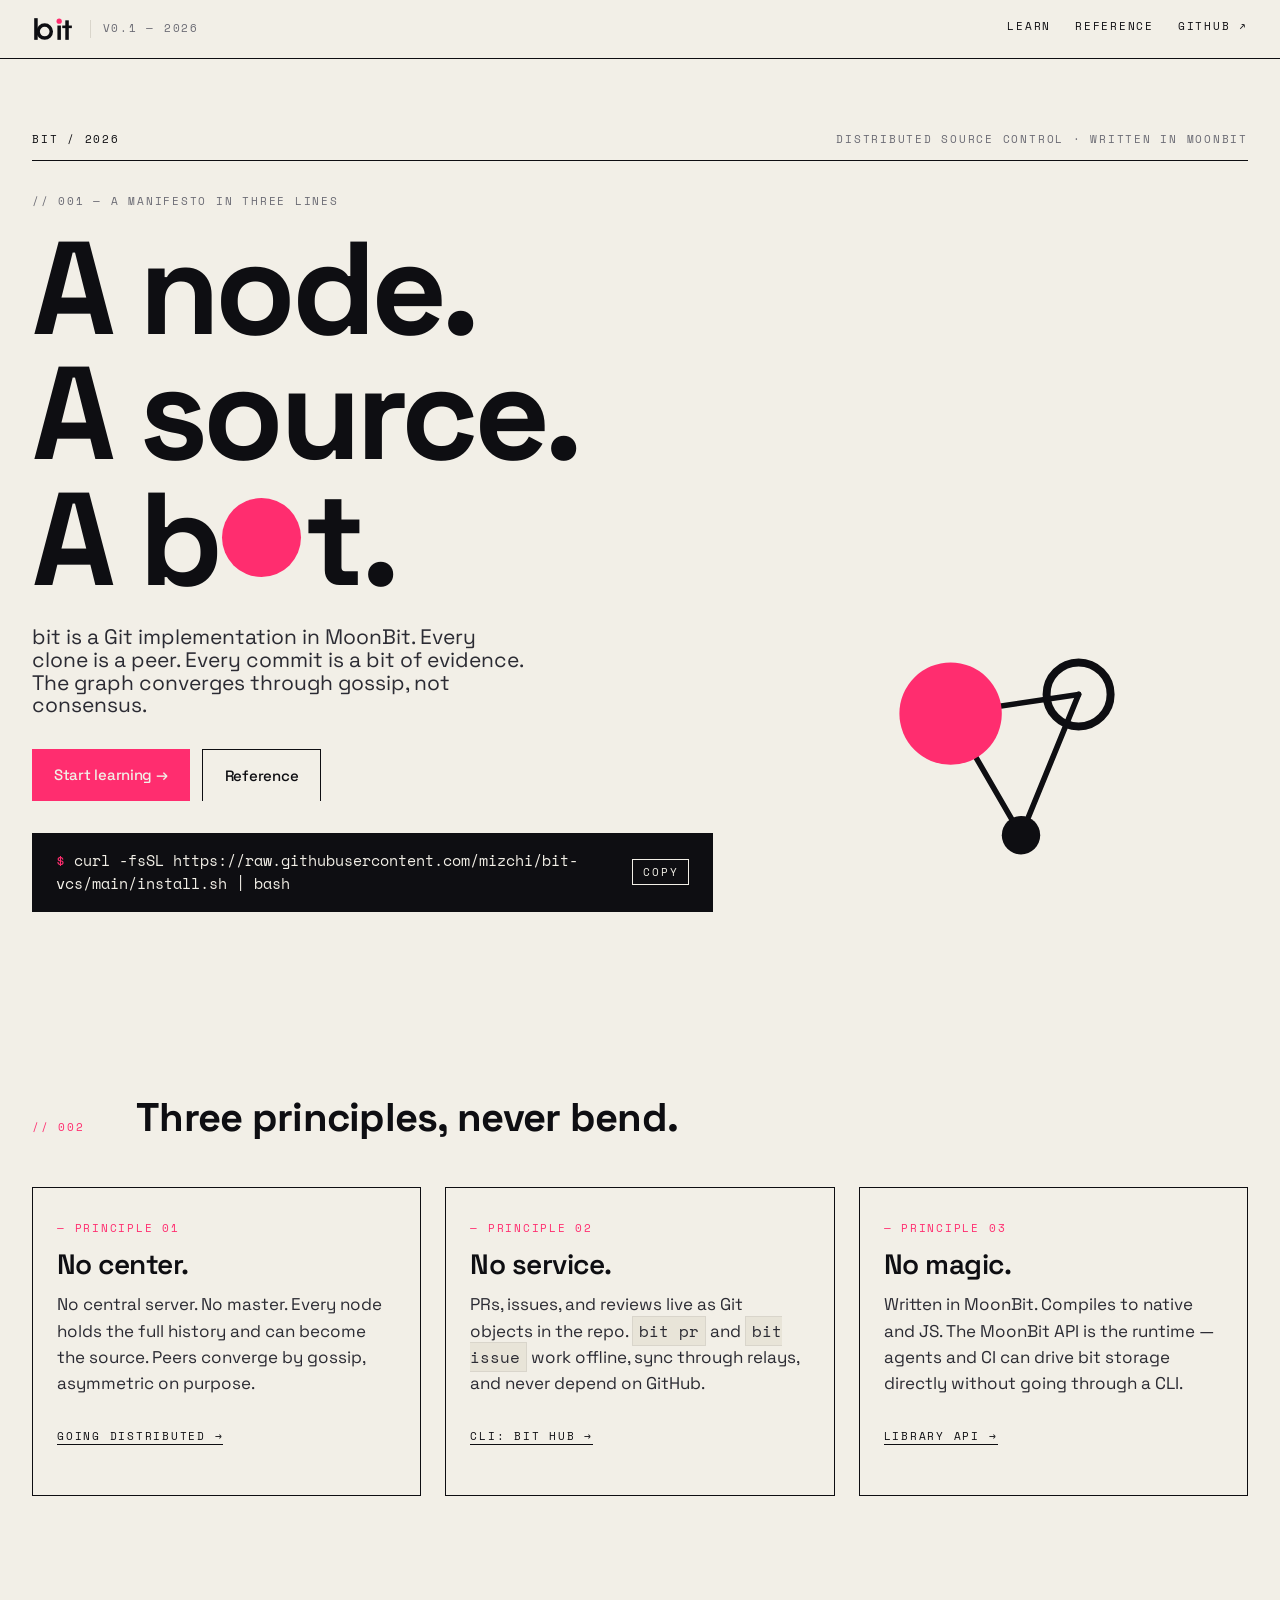
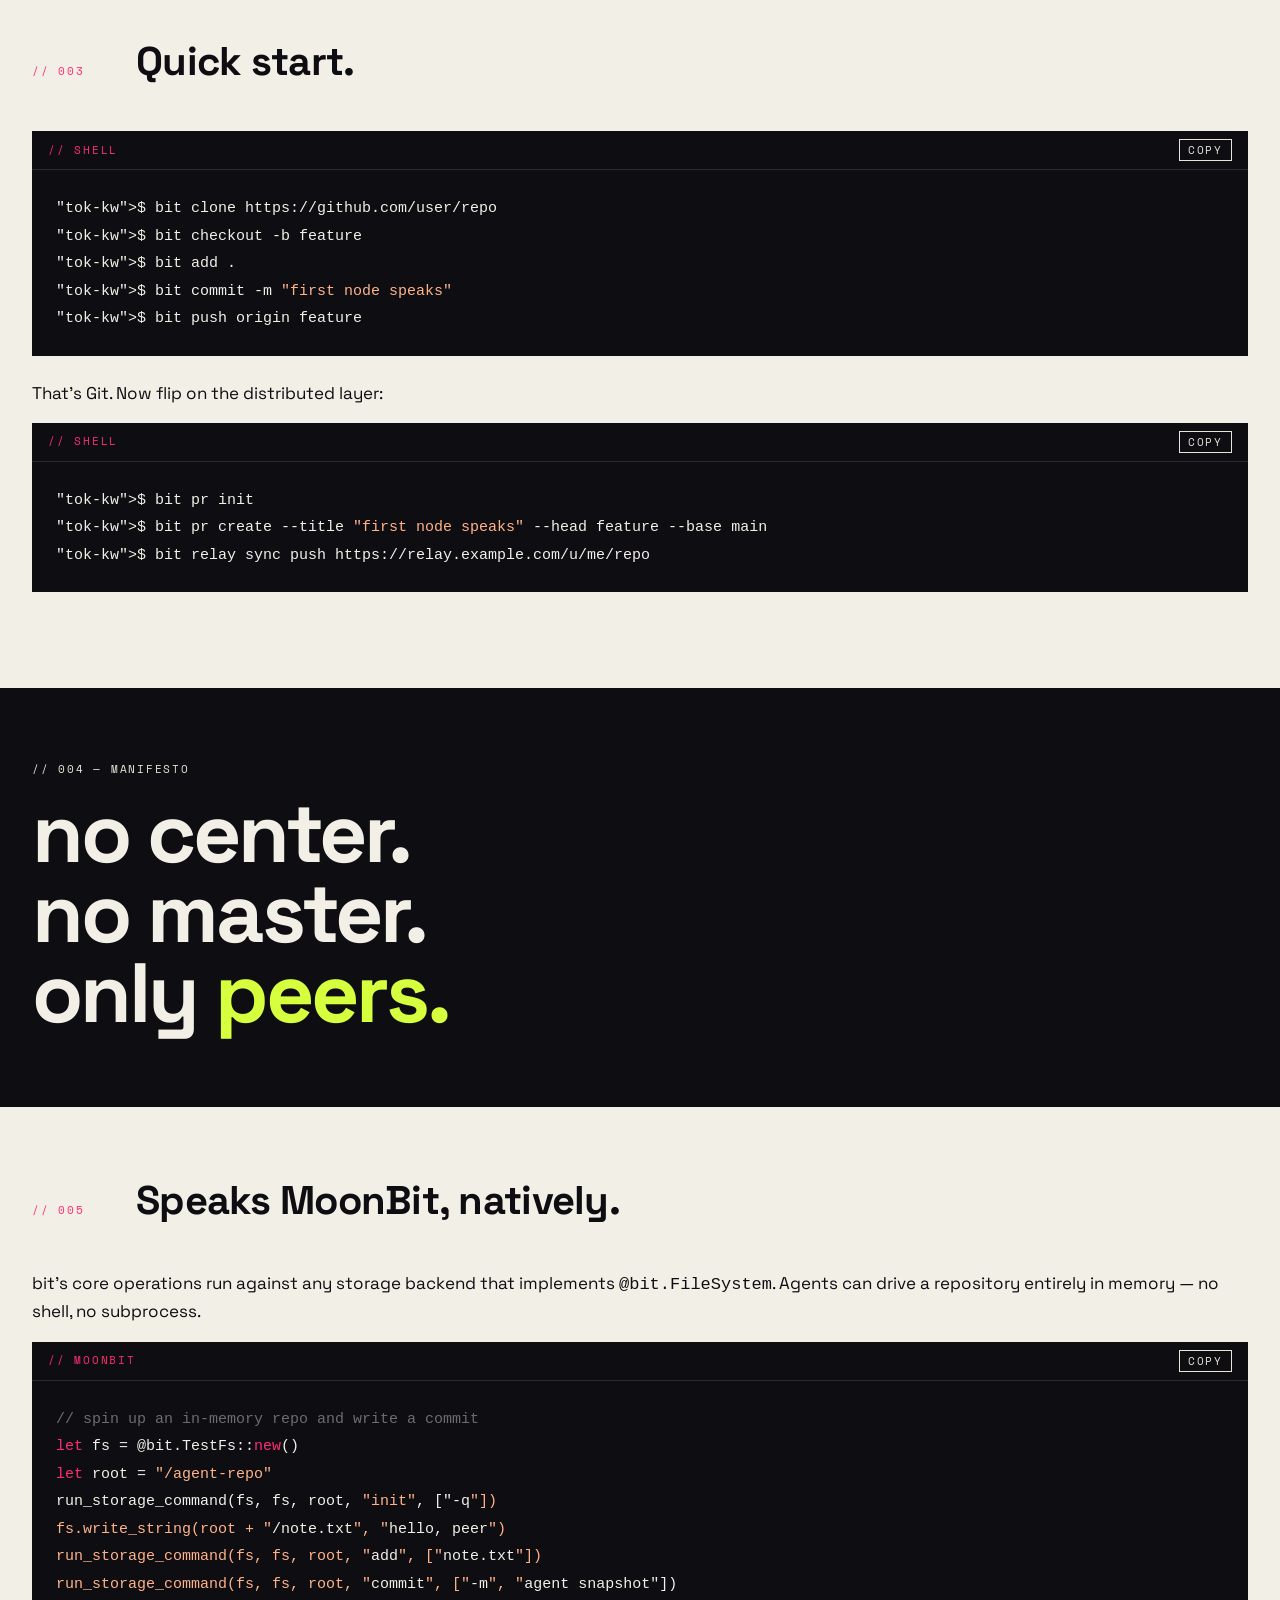
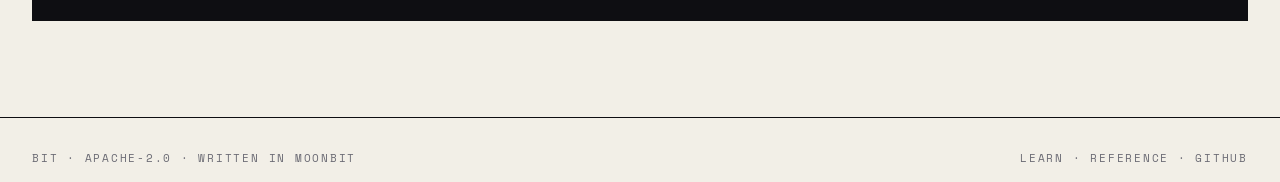
<file: site/index.html>
<!doctype html>
<html lang="en">
<head>
<meta charset="utf-8">
<meta name="viewport" content="width=device-width,initial-scale=1">
<title>bit — distributed Git in MoonBit</title>
<meta name="description" content="bit is a distributed Git implementation written in MoonBit. Every clone is a peer. Every commit is a bit of evidence.">
<link rel="icon" href="assets/img/logo.svg" type="image/svg+xml">
<link rel="stylesheet" href="assets/tokens.css">
<link rel="stylesheet" href="assets/site.css">
</head>
<body class="landing">

<header class="topbar">
  <div class="topbar__brand">
    <a href="./" class="plain"><img src="assets/img/wordmark.svg" alt="bit"></a>
    <span class="ver">v0.1 — 2026</span>
  </div>
  <button class="topbar__menu" aria-label="menu"><span></span><span></span><span></span></button>
  <nav>
    <a href="learn/">Learn</a>
    <a href="reference/">Reference</a>
    <a href="https://github.com/mizchi/bit" target="_blank" rel="noopener">GitHub ↗</a>
  </nav>
</header>

<!-- ───── HERO ───── -->
<section class="hero">
  <div class="hero__tag">
    <span><strong>bit / 2026</strong></span>
    <span>distributed source control · written in moonbit</span>
  </div>

  <div class="hero__grid">
    <div>
      <p class="kicker">// 001 — a manifesto in three lines</p>
      <h1 class="hero__head">A node.<br>A source.<br>A b<span class="dot" aria-hidden="true"></span>t.</h1>
      <p class="hero__sub">bit is a Git implementation in MoonBit. Every clone is a peer. Every commit is a bit of evidence. The graph converges through gossip, not consensus.</p>

      <div class="hero__cta">
        <a class="btn btn--primary" href="learn/">Start learning →</a>
        <a class="btn btn--ghost" href="reference/">Reference</a>
      </div>

      <div class="hero__install">
        <span><span class="prompt">$</span> <span class="cmd">curl -fsSL https://raw.githubusercontent.com/mizchi/bit-vcs/main/install.sh | bash</span></span>
        <button type="button">copy</button>
      </div>
    </div>

    <div class="hero__art">
      <img src="assets/img/logo.svg" alt="">
    </div>
  </div>
</section>

<!-- ───── PRINCIPLES ───── -->
<section class="section">
  <header class="section__head">
    <div class="section__num">// 002</div>
    <h2 class="section__title">Three principles, never bend.</h2>
  </header>

  <div class="feature-grid">
    <article class="feature">
      <p class="feature__no">— principle 01</p>
      <h3 class="feature__h">No center.</h3>
      <p class="feature__p">No central server. No master. Every node holds the full history and can become the source. Peers converge by gossip, asymmetric on purpose.</p>
      <p class="feature__link"><a href="learn/distributed.html">Going distributed →</a></p>
    </article>

    <article class="feature">
      <p class="feature__no">— principle 02</p>
      <h3 class="feature__h">No service.</h3>
      <p class="feature__p">PRs, issues, and reviews live as Git objects in the repo. <code>bit pr</code> and <code>bit issue</code> work offline, sync through relays, and never depend on GitHub.</p>
      <p class="feature__link"><a href="reference/cli.html#hub">CLI: bit hub →</a></p>
    </article>

    <article class="feature">
      <p class="feature__no">— principle 03</p>
      <h3 class="feature__h">No magic.</h3>
      <p class="feature__p">Written in MoonBit. Compiles to native and JS. The MoonBit API is the runtime — agents and CI can drive bit storage directly without going through a CLI.</p>
      <p class="feature__link"><a href="reference/library.html">Library API →</a></p>
    </article>
  </div>
</section>

<!-- ───── QUICK START ───── -->
<section class="section">
  <header class="section__head">
    <div class="section__num">// 003</div>
    <h2 class="section__title">Quick start.</h2>
  </header>

  <div class="codeblock">
    <div class="codeblock__bar"><span class="lang">// shell</span><button class="codeblock__copy">copy</button></div>
    <pre><code data-lang="bash">$ bit clone https://github.com/user/repo
$ bit checkout -b feature
$ bit add .
$ bit commit -m "first node speaks"
$ bit push origin feature</code></pre>
  </div>

  <p>That's Git. Now flip on the distributed layer:</p>

  <div class="codeblock">
    <div class="codeblock__bar"><span class="lang">// shell</span><button class="codeblock__copy">copy</button></div>
    <pre><code data-lang="bash">$ bit pr init
$ bit pr create --title "first node speaks" --head feature --base main
$ bit relay sync push https://relay.example.com/u/me/repo</code></pre>
  </div>
</section>

<!-- ───── MANIFESTO STRIP ───── -->
<section class="strip">
  <div class="strip__wrap">
    <p class="kicker">// 004 — manifesto</p>
    <h2 class="strip__head">no center.<br>no master.<br>only <span class="acid">peers.</span></h2>
  </div>
</section>

<!-- ───── EMBEDDED MOONBIT ───── -->
<section class="section">
  <header class="section__head">
    <div class="section__num">// 005</div>
    <h2 class="section__title">Speaks MoonBit, natively.</h2>
  </header>

  <p>bit's core operations run against any storage backend that implements <code>@bit.FileSystem</code>. Agents can drive a repository entirely in memory — no shell, no subprocess.</p>

  <div class="codeblock">
    <div class="codeblock__bar"><span class="lang">// moonbit</span><button class="codeblock__copy">copy</button></div>
    <pre><code data-lang="moonbit">// spin up an in-memory repo and write a commit
let fs = @bit.TestFs::new()
let root = "/agent-repo"
run_storage_command(fs, fs, root, "init", ["-q"])
fs.write_string(root + "/note.txt", "hello, peer")
run_storage_command(fs, fs, root, "add", ["note.txt"])
run_storage_command(fs, fs, root, "commit", ["-m", "agent snapshot"])</code></pre>
  </div>
</section>

<footer class="site">
  <span>bit · apache-2.0 · written in <a href="https://moonbitlang.com" target="_blank" rel="noopener">moonbit</a></span>
  <span><a href="learn/">Learn</a> · <a href="reference/">Reference</a> · <a href="https://github.com/mizchi/bit" target="_blank" rel="noopener">GitHub</a></span>
</footer>

<script src="assets/syntax.js"></script>
<script src="assets/site.js"></script>
</body>
</html>
</file>
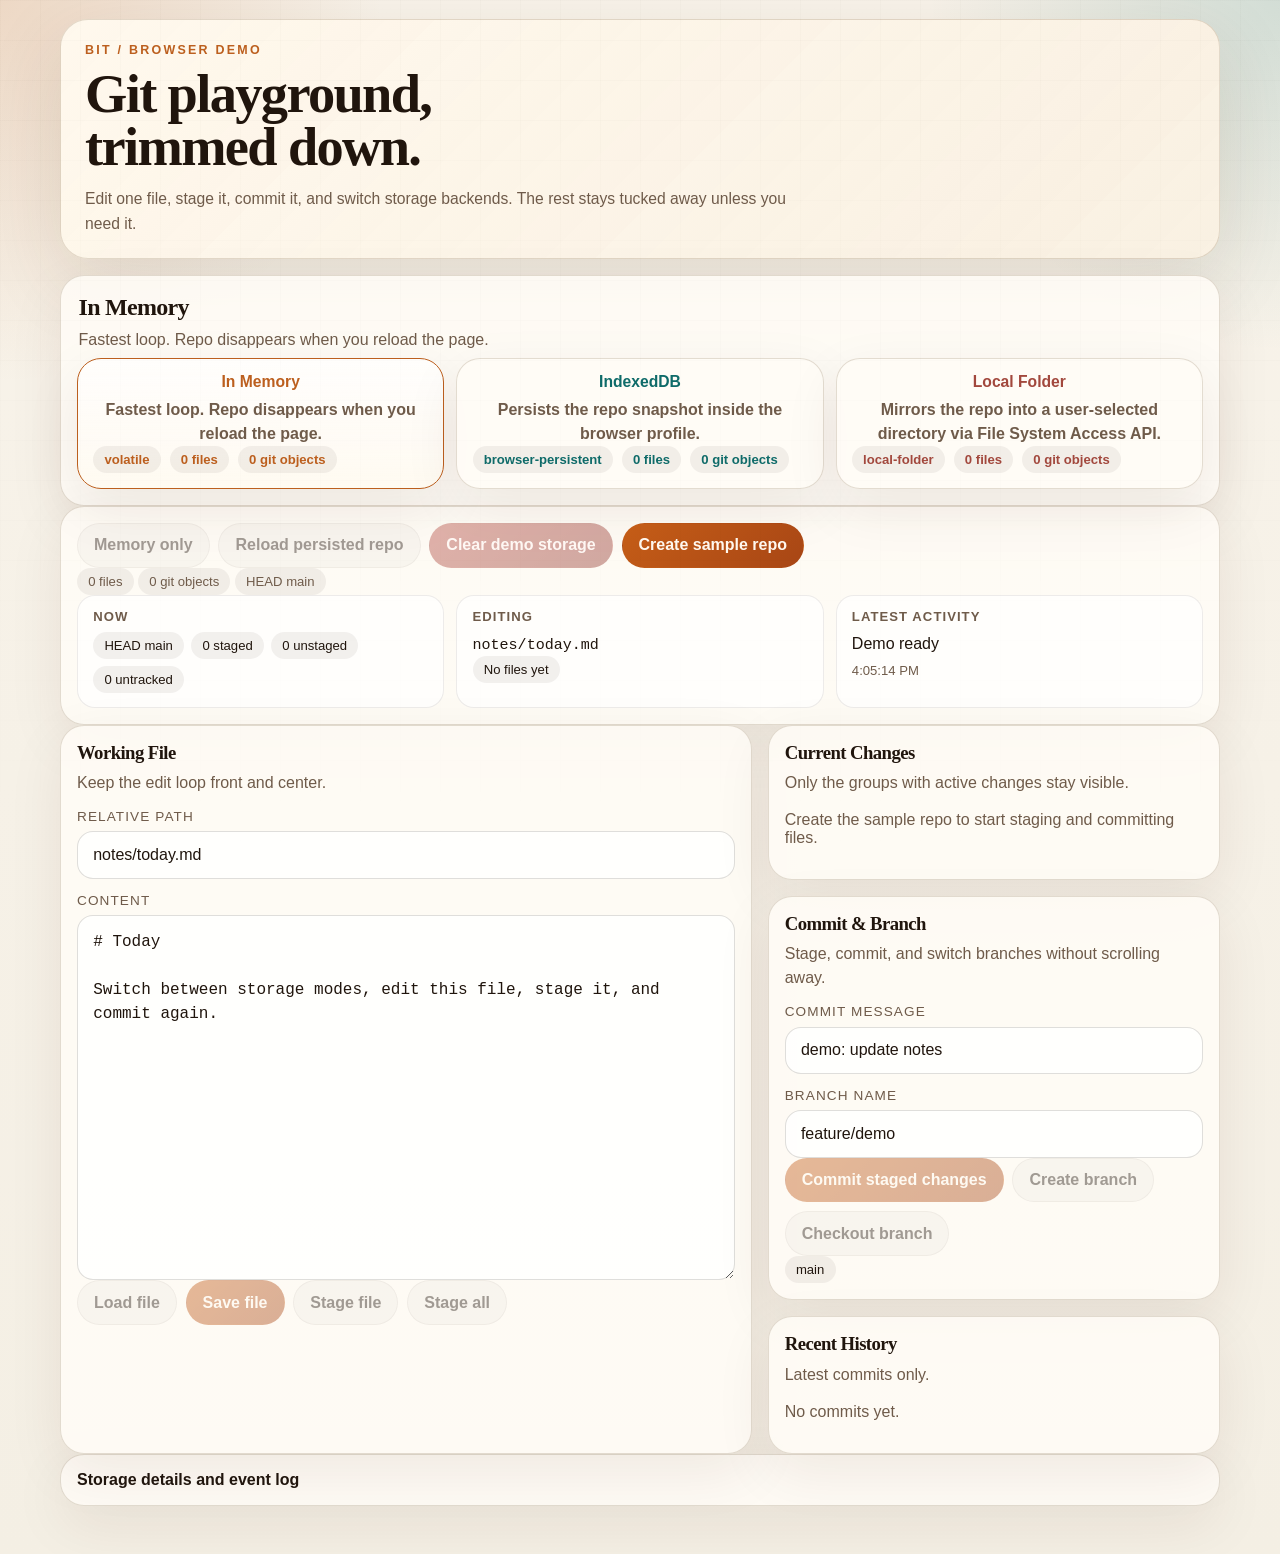
<file: docs/demo/index.html>
<!doctype html>
<html lang="en">
  <head>
    <meta charset="utf-8" />
    <meta
      name="viewport"
      content="width=device-width, initial-scale=1, viewport-fit=cover"
    />
    <title>bit JS Demo</title>
    <meta
      name="description"
      content="Git in the browser with in-memory, IndexedDB, and File System Access persistence."
    />
    <link rel="stylesheet" href="./styles.css" />
  </head>
  <body>
    <div class="page-shell">
      <header class="hero">
        <p class="eyebrow">bit / browser demo</p>
        <h1>Git playground, trimmed down.</h1>
        <p class="hero-copy">
          Edit one file, stage it, commit it, and switch storage backends.
          The rest stays tucked away unless you need it.
        </p>
      </header>

      <main class="workspace">
        <section class="console">
          <section class="panel storage-panel">
            <div class="section-heading compact-heading">
              <h2 id="console-title">Workspace</h2>
              <p id="console-subtitle">Loading demo state…</p>
            </div>
            <div id="storage-cards" class="storage-cards compact-cards"></div>
          </section>

          <section class="panel overview-panel">
            <div class="toolbar">
              <button id="connect-storage" class="secondary" type="button"></button>
              <button id="reload-storage" class="secondary" type="button">Reload persisted repo</button>
              <button id="clear-storage" class="danger" type="button">Clear demo storage</button>
              <button id="seed-repo" class="primary" type="button">Create sample repo</button>
            </div>
            <div id="storage-banner" class="storage-banner"></div>
            <div id="focus-view" class="focus-grid"></div>
          </section>

          <div class="main-grid">
            <section class="panel editor-panel">
              <div class="panel-header">
                <h3>Working File</h3>
                <p>Keep the edit loop front and center.</p>
              </div>
              <label class="field">
                <span>Relative path</span>
                <input id="file-path" type="text" value="notes/today.md" />
              </label>
              <label class="field">
                <span>Content</span>
                <textarea id="file-content" rows="14"></textarea>
              </label>
              <div class="button-row">
                <button id="load-file" class="secondary" type="button">Load file</button>
                <button id="save-file" class="primary" type="button">Save file</button>
                <button id="stage-file" class="secondary" type="button">Stage file</button>
                <button id="stage-all" class="secondary" type="button">Stage all</button>
              </div>
            </section>

            <div class="side-stack">
              <section class="panel">
                <div class="panel-header">
                  <h3>Current Changes</h3>
                  <p>Only the groups with active changes stay visible.</p>
                </div>
                <div id="status-view" class="status-grid compact-status"></div>
              </section>

              <section class="panel commit-panel">
                <div class="panel-header">
                  <h3>Commit & Branch</h3>
                  <p>Stage, commit, and switch branches without scrolling away.</p>
                </div>
                <label class="field">
                  <span>Commit message</span>
                  <input id="commit-message" type="text" value="demo: update notes" />
                </label>
                <label class="field">
                  <span>Branch name</span>
                  <input id="branch-name" type="text" value="feature/demo" />
                </label>
                <div class="button-row">
                  <button id="commit-file" class="primary" type="button">Commit staged changes</button>
                  <button id="create-branch" class="secondary" type="button">Create branch</button>
                  <button id="checkout-branch" class="secondary" type="button">Checkout branch</button>
                </div>
                <div id="branch-strip" class="branch-strip"></div>
              </section>

              <section class="panel">
                <div class="panel-header">
                  <h3>Recent History</h3>
                  <p>Latest commits only.</p>
                </div>
                <div id="history-view" class="history-list"></div>
              </section>
            </div>
          </div>

          <details class="panel details-panel">
            <summary>Storage details and event log</summary>
            <div class="details-grid">
              <section>
                <div class="panel-header minor-header">
                  <h3>Snapshot</h3>
                  <p>Persistence footprint and working files.</p>
                </div>
                <div id="snapshot-view" class="snapshot-list"></div>
              </section>

              <section>
                <div class="panel-header minor-header">
                  <h3>Event Log</h3>
                  <p>Recent repo and persistence actions.</p>
                </div>
                <ol id="event-log" class="event-log"></ol>
              </section>
            </div>
          </details>
        </section>
      </main>
    </div>

    <script type="module" src="./app.js"></script>
  </body>
</html>
</file>
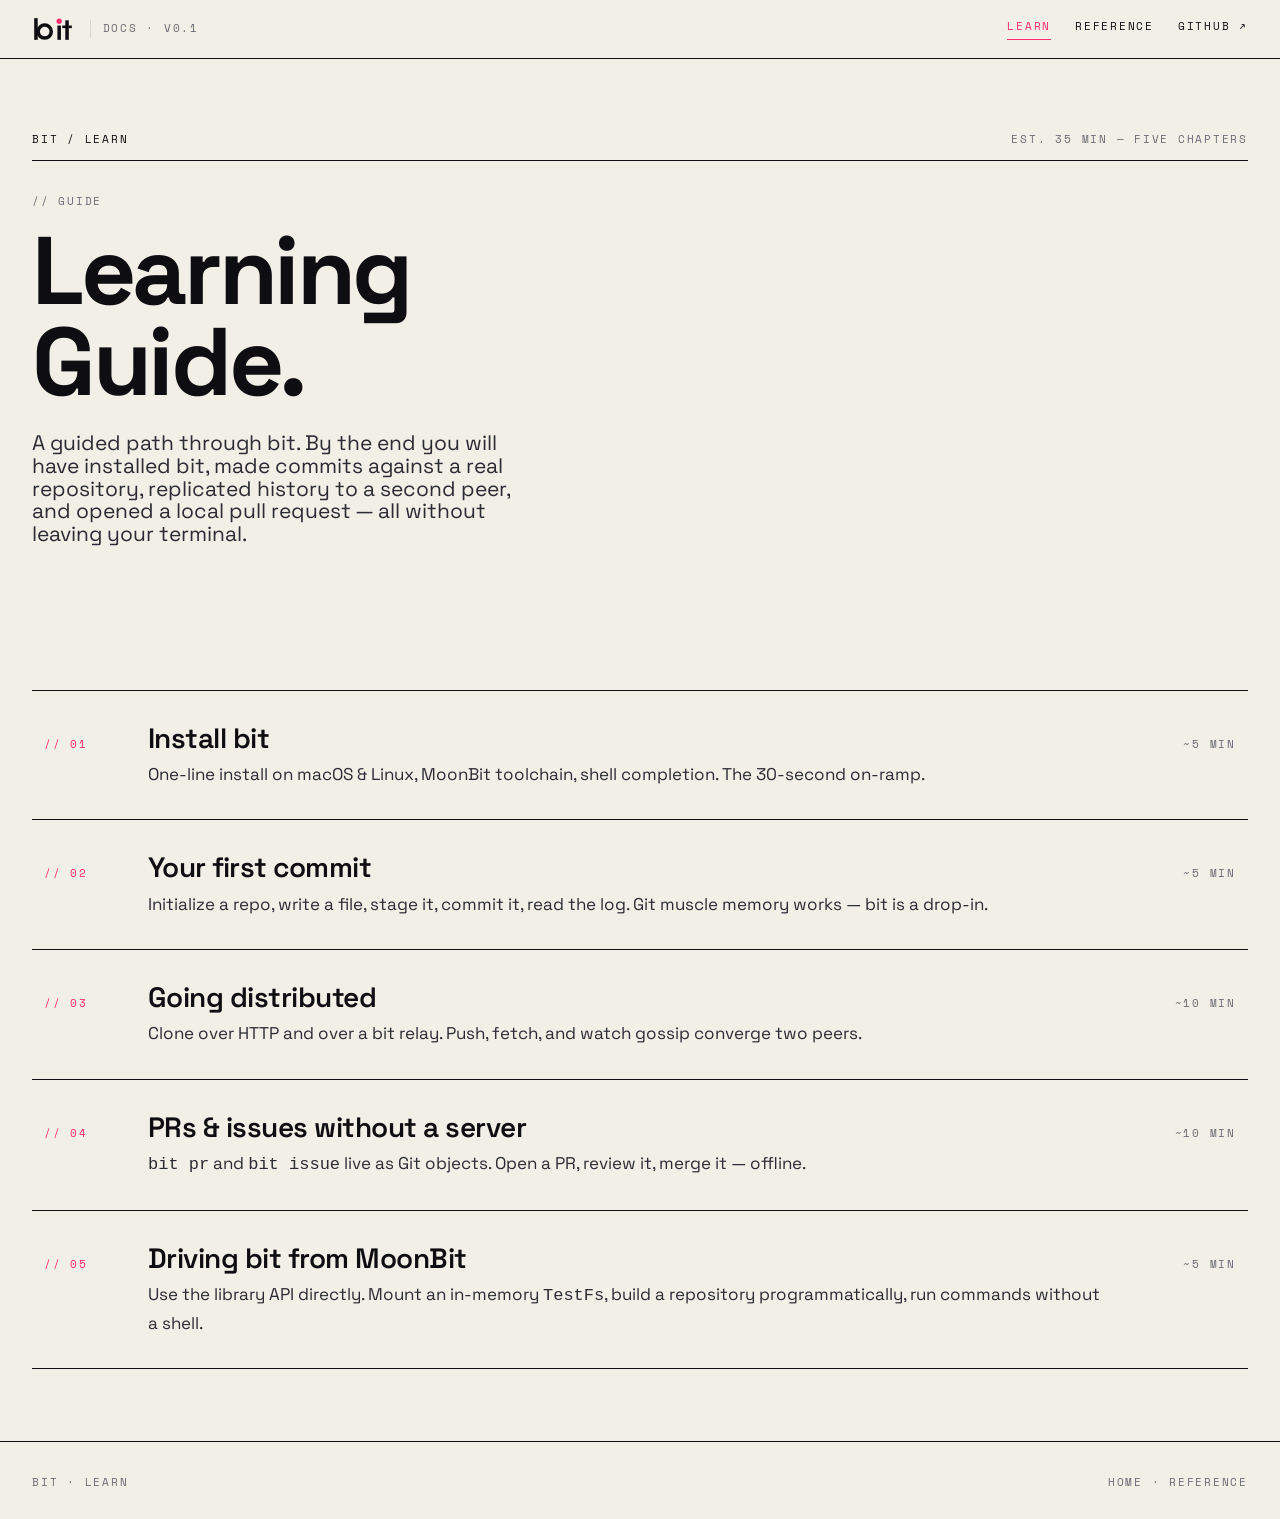
<file: site/learn/index.html>
<!doctype html>
<html lang="en">
<head>
<meta charset="utf-8">
<meta name="viewport" content="width=device-width,initial-scale=1">
<title>Learning Guide — bit</title>
<meta name="description" content="A guided path through bit, from install to running your own distributed node.">
<link rel="icon" href="../assets/img/logo.svg" type="image/svg+xml">
<link rel="stylesheet" href="../assets/tokens.css">
<link rel="stylesheet" href="../assets/site.css">
</head>
<body>

<header class="topbar">
  <div class="topbar__brand">
    <a href="../" class="plain"><img src="../assets/img/wordmark.svg" alt="bit"></a>
    <span class="ver">docs · v0.1</span>
  </div>
  <button class="topbar__menu" aria-label="menu"><span></span><span></span><span></span></button>
  <nav>
    <a href="./" class="active">Learn</a>
    <a href="../reference/">Reference</a>
    <a href="https://github.com/mizchi/bit" target="_blank" rel="noopener">GitHub ↗</a>
  </nav>
</header>

<section class="hero">
  <div class="hero__tag">
    <span><strong>bit / learn</strong></span>
    <span>est. 35 min — five chapters</span>
  </div>

  <p class="kicker">// guide</p>
  <h1 class="hero__head" style="font-size: clamp(48px, 9vw, 96px);">Learning<br>Guide.</h1>
  <p class="hero__sub" style="margin-top: var(--space-5);">A guided path through bit. By the end you will have installed bit, made commits against a real repository, replicated history to a second peer, and opened a local pull request — all without leaving your terminal.</p>
</section>

<section class="section" style="padding-top: 0;">
  <nav class="chapters" aria-label="chapters">

    <a class="chapter" href="install.html">
      <div class="chapter__num">// 01</div>
      <div>
        <h3 class="chapter__h">Install bit</h3>
        <p class="chapter__p">One-line install on macOS &amp; Linux, MoonBit toolchain, shell completion. The 30-second on-ramp.</p>
      </div>
      <div class="chapter__meta">~5 min</div>
    </a>

    <a class="chapter" href="first-commit.html">
      <div class="chapter__num">// 02</div>
      <div>
        <h3 class="chapter__h">Your first commit</h3>
        <p class="chapter__p">Initialize a repo, write a file, stage it, commit it, read the log. Git muscle memory works — bit is a drop-in.</p>
      </div>
      <div class="chapter__meta">~5 min</div>
    </a>

    <a class="chapter" href="distributed.html">
      <div class="chapter__num">// 03</div>
      <div>
        <h3 class="chapter__h">Going distributed</h3>
        <p class="chapter__p">Clone over HTTP and over a bit relay. Push, fetch, and watch gossip converge two peers.</p>
      </div>
      <div class="chapter__meta">~10 min</div>
    </a>

    <a class="chapter" href="hub.html">
      <div class="chapter__num">// 04</div>
      <div>
        <h3 class="chapter__h">PRs &amp; issues without a server</h3>
        <p class="chapter__p"><code>bit pr</code> and <code>bit issue</code> live as Git objects. Open a PR, review it, merge it — offline.</p>
      </div>
      <div class="chapter__meta">~10 min</div>
    </a>

    <a class="chapter" href="moonbit.html">
      <div class="chapter__num">// 05</div>
      <div>
        <h3 class="chapter__h">Driving bit from MoonBit</h3>
        <p class="chapter__p">Use the library API directly. Mount an in-memory <code>TestFs</code>, build a repository programmatically, run commands without a shell.</p>
      </div>
      <div class="chapter__meta">~5 min</div>
    </a>

  </nav>
</section>

<footer class="site">
  <span>bit · learn</span>
  <span><a href="../">Home</a> · <a href="../reference/">Reference</a></span>
</footer>

<script src="../assets/syntax.js"></script>
<script src="../assets/site.js"></script>
</body>
</html>
</file>
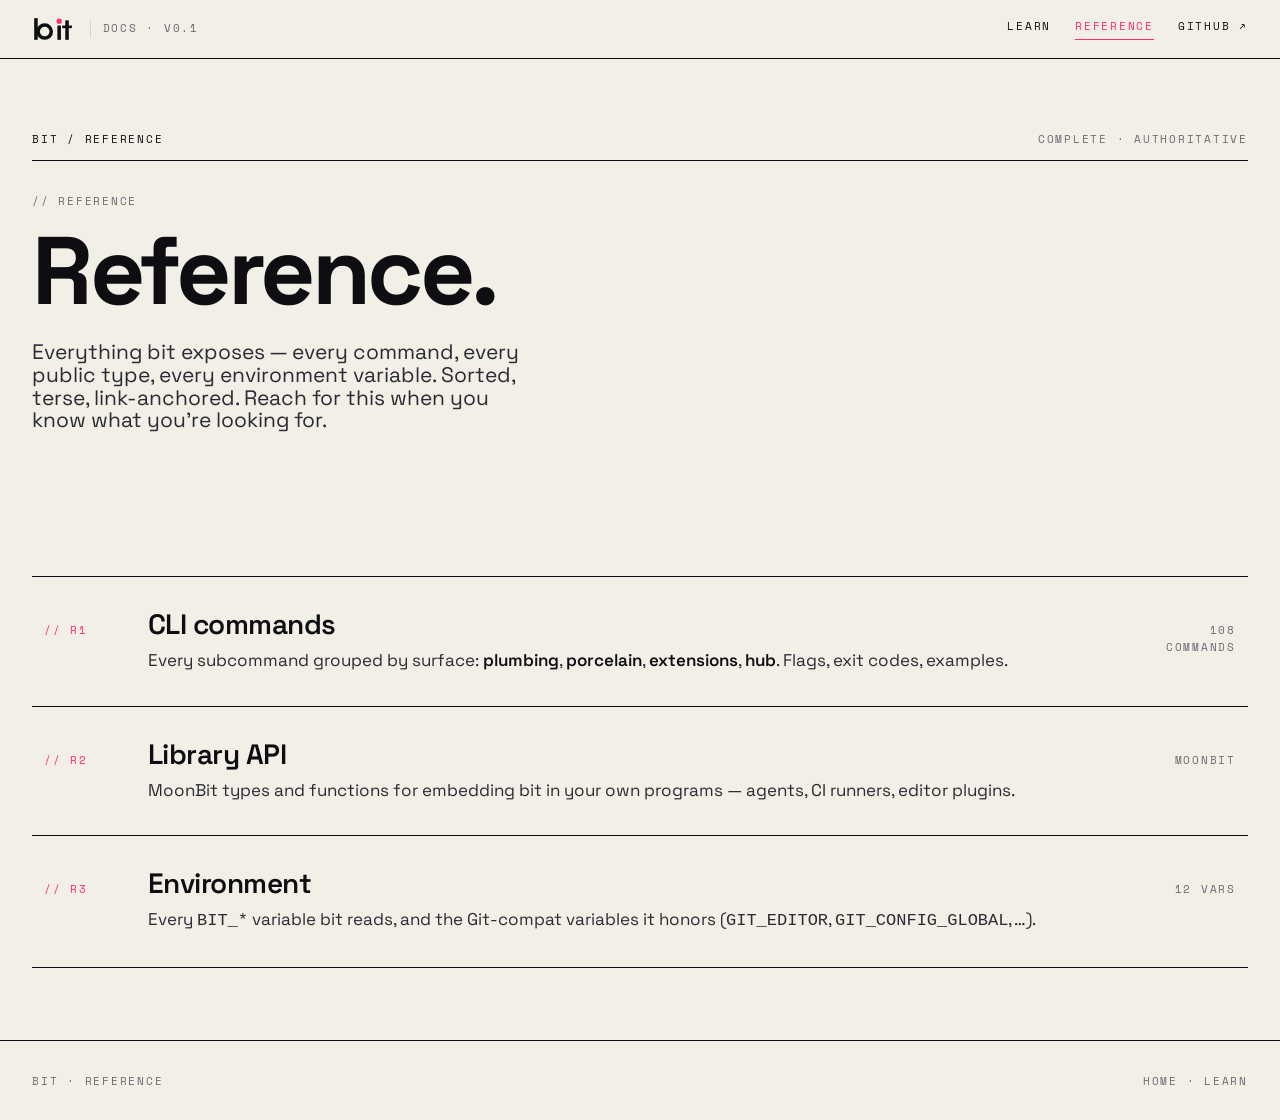
<file: site/reference/index.html>
<!doctype html>
<html lang="en">
<head>
<meta charset="utf-8">
<meta name="viewport" content="width=device-width,initial-scale=1">
<title>Reference — bit</title>
<meta name="description" content="bit reference: CLI commands, MoonBit library API, and environment.">
<link rel="icon" href="../assets/img/logo.svg" type="image/svg+xml">
<link rel="stylesheet" href="../assets/tokens.css">
<link rel="stylesheet" href="../assets/site.css">
</head>
<body>

<header class="topbar">
  <div class="topbar__brand">
    <a href="../" class="plain"><img src="../assets/img/wordmark.svg" alt="bit"></a>
    <span class="ver">docs · v0.1</span>
  </div>
  <button class="topbar__menu" aria-label="menu"><span></span><span></span><span></span></button>
  <nav>
    <a href="../learn/">Learn</a>
    <a href="./" class="active">Reference</a>
    <a href="https://github.com/mizchi/bit" target="_blank" rel="noopener">GitHub ↗</a>
  </nav>
</header>

<section class="hero">
  <div class="hero__tag">
    <span><strong>bit / reference</strong></span>
    <span>complete · authoritative</span>
  </div>

  <p class="kicker">// reference</p>
  <h1 class="hero__head" style="font-size: clamp(48px, 9vw, 96px);">Reference.</h1>
  <p class="hero__sub" style="margin-top: var(--space-5);">Everything bit exposes — every command, every public type, every environment variable. Sorted, terse, link-anchored. Reach for this when you know what you're looking for.</p>
</section>

<section class="section" style="padding-top: 0;">
  <nav class="chapters" aria-label="reference sections">

    <a class="chapter" href="cli.html">
      <div class="chapter__num">// R1</div>
      <div>
        <h3 class="chapter__h">CLI commands</h3>
        <p class="chapter__p">Every subcommand grouped by surface: <em>plumbing</em>, <em>porcelain</em>, <em>extensions</em>, <em>hub</em>. Flags, exit codes, examples.</p>
      </div>
      <div class="chapter__meta">108 commands</div>
    </a>

    <a class="chapter" href="library.html">
      <div class="chapter__num">// R2</div>
      <div>
        <h3 class="chapter__h">Library API</h3>
        <p class="chapter__p">MoonBit types and functions for embedding bit in your own programs — agents, CI runners, editor plugins.</p>
      </div>
      <div class="chapter__meta">moonbit</div>
    </a>

    <a class="chapter" href="env.html">
      <div class="chapter__num">// R3</div>
      <div>
        <h3 class="chapter__h">Environment</h3>
        <p class="chapter__p">Every <code>BIT_*</code> variable bit reads, and the Git-compat variables it honors (<code>GIT_EDITOR</code>, <code>GIT_CONFIG_GLOBAL</code>, …).</p>
      </div>
      <div class="chapter__meta">12 vars</div>
    </a>

  </nav>
</section>

<footer class="site">
  <span>bit · reference</span>
  <span><a href="../">Home</a> · <a href="../learn/">Learn</a></span>
</footer>

<script src="../assets/syntax.js"></script>
<script src="../assets/site.js"></script>
</body>
</html>
</file>
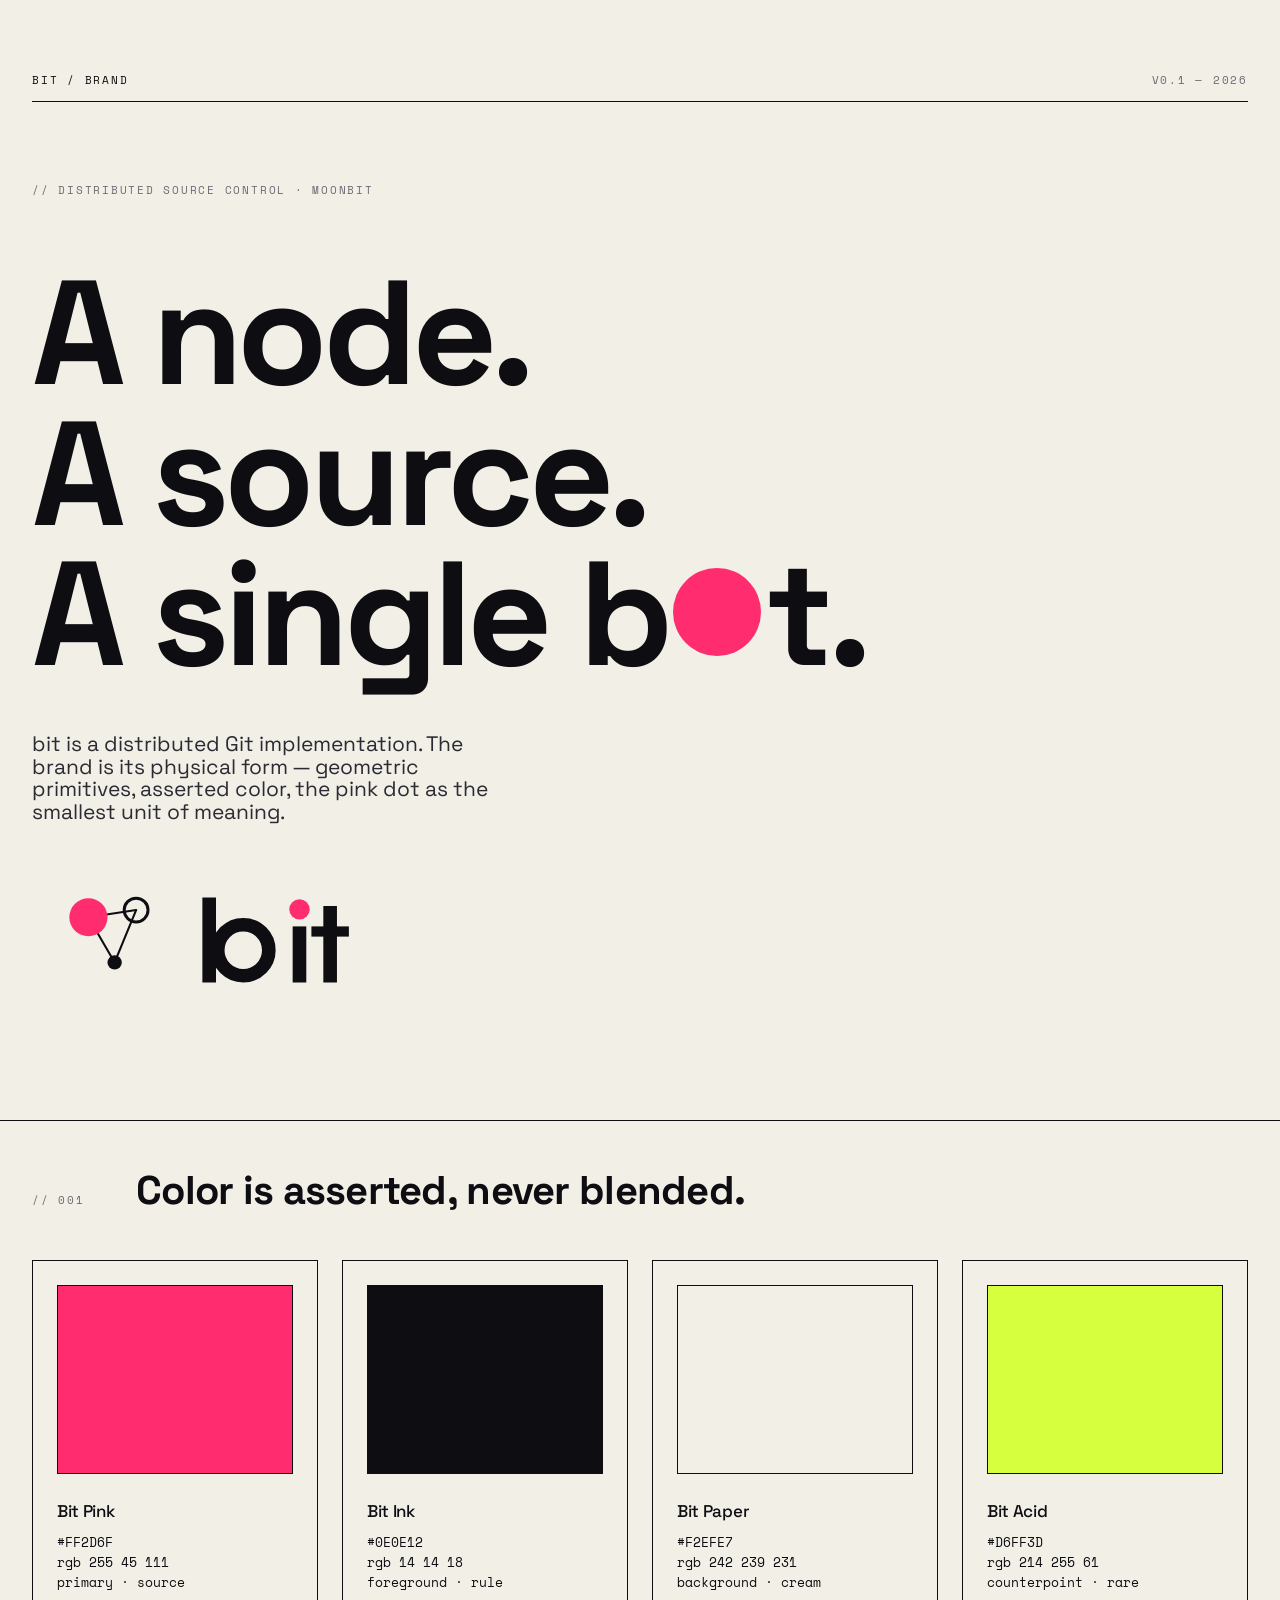
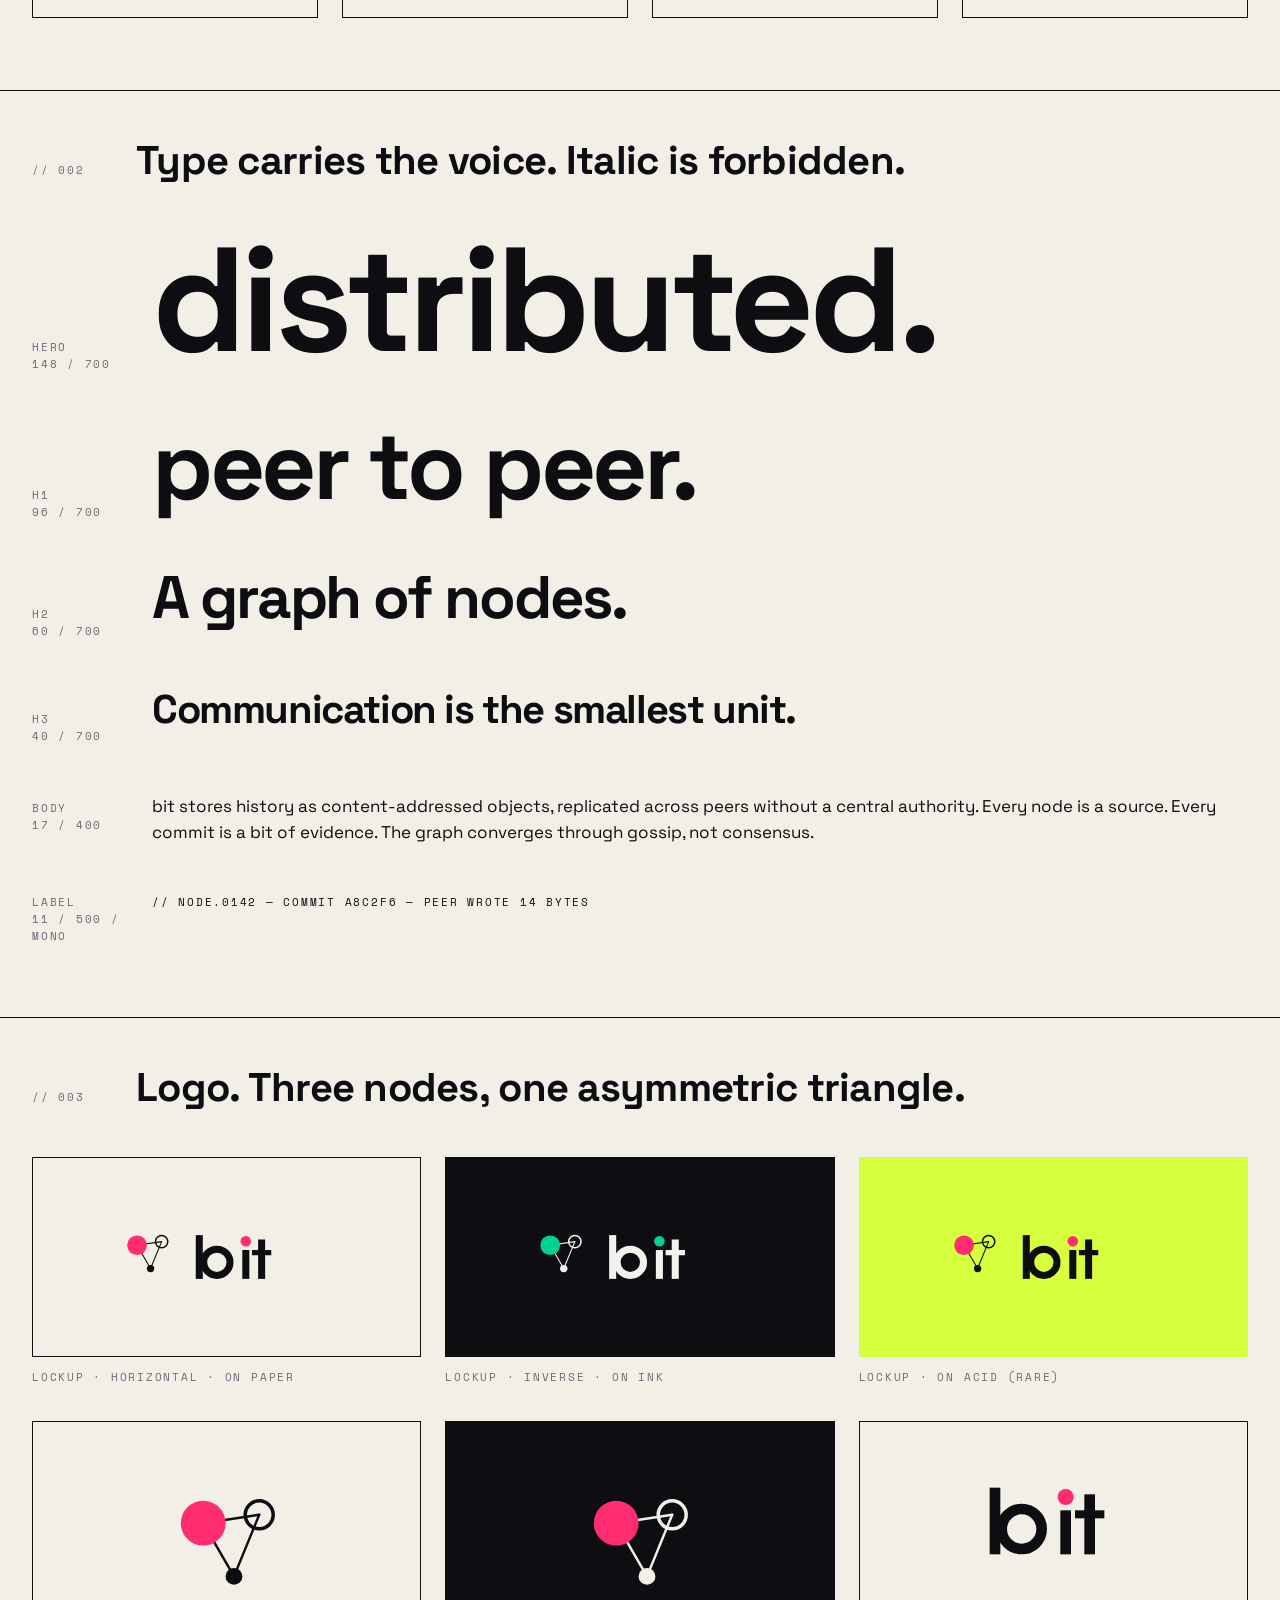
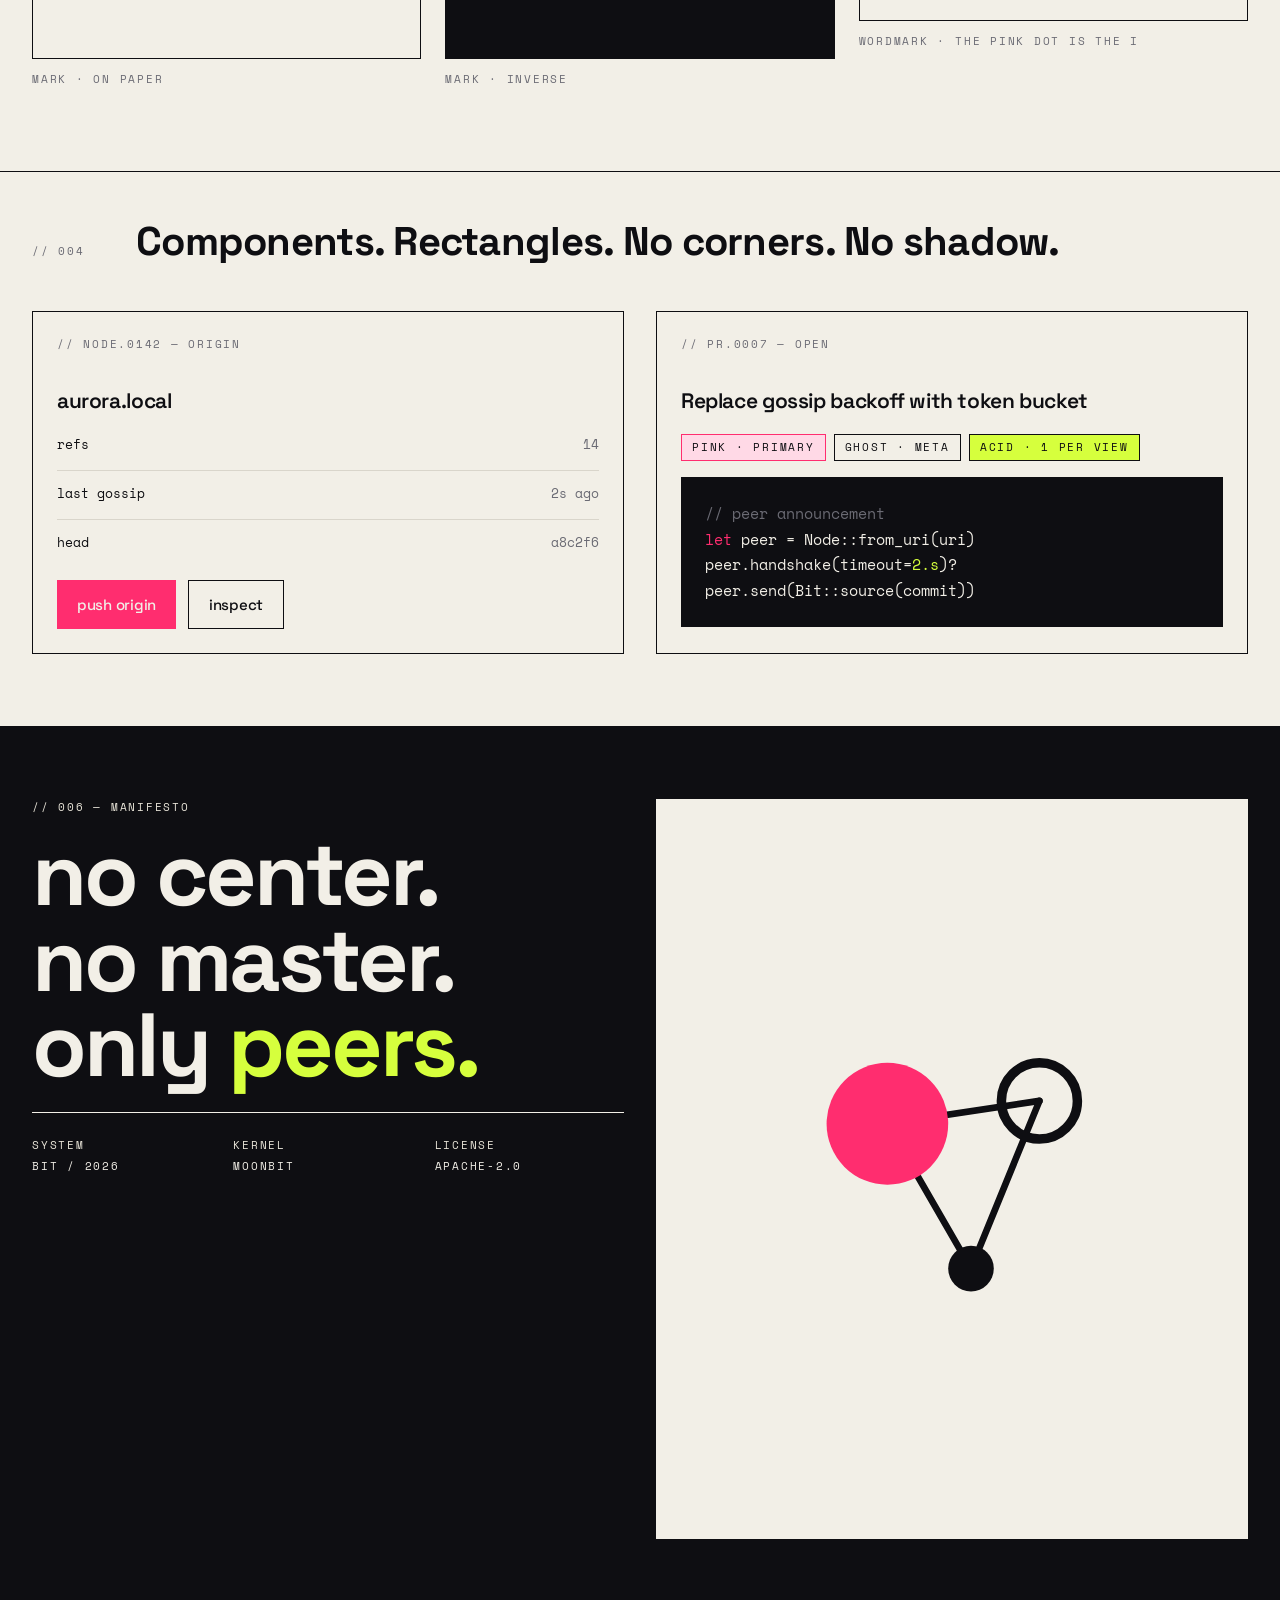
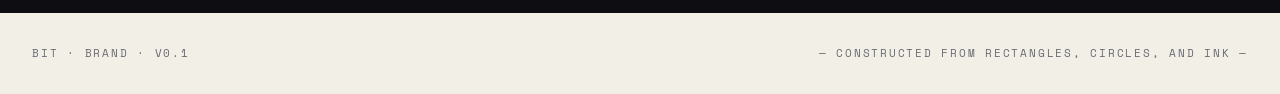
<file: brand/preview.html>
<!doctype html>
<html lang="en">
<head>
<meta charset="utf-8">
<meta name="viewport" content="width=device-width,initial-scale=1">
<title>bit — brand system</title>
<link rel="stylesheet" href="tokens/tokens.css">
<style>
  *, *::before, *::after { box-sizing: border-box; }
  html, body { margin: 0; padding: 0; }
  body {
    background: var(--bg);
    color: var(--fg);
    font-family: var(--font-sans);
    font-size: var(--type-1);
    line-height: var(--leading-body);
    -webkit-font-smoothing: antialiased;
    -moz-osx-font-smoothing: grayscale;
  }
  a { color: inherit; }

  /* ── kicker ───────────────────────────────────────────────────── */
  .kicker {
    font-family: var(--font-mono);
    font-size: var(--type-001);
    letter-spacing: var(--track-label);
    text-transform: uppercase;
    color: var(--fg-mute);
    margin: 0 0 var(--space-4);
  }
  .kicker .pink { color: var(--bit-pink); }

  /* ── frame / sections ─────────────────────────────────────────── */
  .frame {
    border-top: 1px solid var(--rule);
    padding: var(--space-7) var(--space-6) var(--space-8);
  }
  .frame:first-child { border-top: 0; }
  .frame__head {
    display: grid;
    grid-template-columns: 80px 1fr;
    align-items: baseline;
    gap: var(--space-5);
    margin-bottom: var(--space-7);
  }
  .frame__num {
    font-family: var(--font-mono);
    font-size: var(--type-001);
    letter-spacing: var(--track-label);
    text-transform: uppercase;
    color: var(--fg-mute);
  }
  .frame__title {
    font-family: var(--font-sans);
    font-weight: 700;
    font-size: var(--type-4);
    letter-spacing: var(--track-heading);
    line-height: var(--leading-snug);
    margin: 0;
  }

  /* ── hero ─────────────────────────────────────────────────────── */
  .hero {
    padding: var(--space-8) var(--space-6) var(--space-9);
    display: grid;
    grid-template-columns: 1fr;
    gap: var(--space-7);
    position: relative;
  }
  .hero__tag {
    display: flex;
    justify-content: space-between;
    align-items: baseline;
    border-bottom: 1px solid var(--rule);
    padding-bottom: var(--space-3);
    margin-bottom: var(--space-6);
    font-family: var(--font-mono);
    font-size: var(--type-001);
    letter-spacing: var(--track-label);
    text-transform: uppercase;
    color: var(--fg-mute);
  }
  .hero__tag strong { color: var(--fg); font-weight: 400; }
  .hero__head {
    font-family: var(--font-sans);
    font-weight: 700;
    font-size: clamp(56px, 12vw, var(--type-7));
    line-height: var(--leading-tight);
    letter-spacing: var(--track-display);
    margin: 0;
  }
  .hero__head .dot {
    display: inline-block;
    width: 0.6em;
    height: 0.6em;
    border-radius: var(--radius-dot);
    background: var(--bit-pink);
    vertical-align: 0.06em;
    margin: 0 0.03em;
  }
  .hero__sub {
    font-size: var(--type-2);
    line-height: var(--leading-snug);
    max-width: 38ch;
    margin: 0;
    color: var(--fg-soft);
  }
  .hero__lockup img { display: block; max-width: 460px; width: 100%; }

  /* ── grid helpers ─────────────────────────────────────────────── */
  .grid-2 { display: grid; grid-template-columns: 1fr 1fr; gap: var(--space-6); }
  .grid-3 { display: grid; grid-template-columns: repeat(3, 1fr); gap: var(--space-5); }
  .grid-4 { display: grid; grid-template-columns: repeat(4, 1fr); gap: var(--space-5); }
  @media (max-width: 720px) {
    .grid-2, .grid-3, .grid-4 { grid-template-columns: 1fr 1fr; }
  }

  /* ── color swatches ───────────────────────────────────────────── */
  .swatch {
    border: 1px solid var(--rule);
    padding: var(--space-5);
    display: flex;
    flex-direction: column;
    gap: var(--space-5);
    aspect-ratio: 4 / 5;
    position: relative;
  }
  .swatch__chip {
    flex: 1;
    border: 1px solid var(--rule);
  }
  .swatch__meta {
    font-family: var(--font-mono);
    font-size: var(--type-00);
  }
  .swatch__name {
    font-family: var(--font-sans);
    font-weight: 500;
    font-size: var(--type-1);
    margin: 0 0 var(--space-2);
    letter-spacing: var(--track-heading);
  }

  /* ── type specimen ────────────────────────────────────────────── */
  .specimen {
    display: grid;
    grid-template-columns: 1fr;
    gap: var(--space-7);
  }
  .specimen__row { display: grid; grid-template-columns: 96px 1fr; gap: var(--space-5); align-items: baseline; }
  .specimen__label {
    font-family: var(--font-mono);
    font-size: var(--type-001);
    letter-spacing: var(--track-label);
    text-transform: uppercase;
    color: var(--fg-mute);
  }
  .specimen__sample { font-family: var(--font-sans); font-weight: 700; line-height: var(--leading-tight); letter-spacing: var(--track-display); margin: 0; }
  .specimen__sample--body { font-weight: 400; font-size: var(--type-1); letter-spacing: var(--track-body); line-height: var(--leading-body); }
  .specimen__sample--mono { font-family: var(--font-mono); font-weight: 400; }

  /* ── logo plate ───────────────────────────────────────────────── */
  .plate {
    border: 1px solid var(--rule);
    padding: var(--space-7) var(--space-5);
    display: flex;
    align-items: center;
    justify-content: center;
    background: var(--bg);
    min-height: 200px;
  }
  .plate--dark { background: var(--bit-ink); border-color: var(--bit-ink); }
  .plate--acid { background: var(--bit-acid); border-color: var(--bit-acid); }
  .plate img { max-width: 70%; max-height: 140px; display: block; }
  .plate__caption {
    margin-top: var(--space-3);
    font-family: var(--font-mono);
    font-size: var(--type-001);
    letter-spacing: var(--track-label);
    text-transform: uppercase;
    color: var(--fg-mute);
  }
  .plate-wrap { display: flex; flex-direction: column; }

  /* ── icon grid ────────────────────────────────────────────────── */
  .icon-cell {
    border: 1px solid var(--rule);
    padding: var(--space-6) var(--space-4) var(--space-4);
    display: flex;
    flex-direction: column;
    align-items: center;
    gap: var(--space-3);
  }
  .icon-cell img { width: 72px; height: 72px; display: block; }
  .icon-cell__name {
    font-family: var(--font-mono);
    font-size: var(--type-001);
    letter-spacing: var(--track-label);
    text-transform: uppercase;
  }

  /* ── components ───────────────────────────────────────────────── */
  .btn {
    display: inline-flex;
    align-items: center;
    gap: var(--space-2);
    padding: 14px 20px;
    border: 0;
    font-family: var(--font-sans);
    font-weight: 500;
    font-size: var(--type-0);
    letter-spacing: var(--track-heading);
    cursor: pointer;
    text-decoration: none;
    transition: background var(--dur-fast) var(--ease-snap);
  }
  .btn--primary { background: var(--bit-pink); color: var(--bit-paper); }
  .btn--primary:hover { background: var(--bit-pink-deep); }
  .btn--ghost { background: transparent; color: var(--fg); border: 1.5px solid var(--rule); }
  .btn--ghost:hover { background: var(--fg); color: var(--bg); }

  .tag {
    display: inline-flex;
    align-items: center;
    gap: 6px;
    padding: 4px 10px;
    font-family: var(--font-mono);
    font-size: var(--type-001);
    letter-spacing: var(--track-label);
    text-transform: uppercase;
    border: 1px solid var(--rule);
  }
  .tag--filled { background: var(--bit-pink-tint); border-color: var(--bit-pink); color: var(--bit-ink); }
  .tag--acid   { background: var(--bit-acid); border-color: var(--bit-ink); }

  .panel {
    border: 1px solid var(--rule);
    padding: var(--space-5);
    display: flex;
    flex-direction: column;
    gap: var(--space-4);
  }
  .panel__title {
    margin: 0;
    font-family: var(--font-sans);
    font-weight: 600;
    font-size: var(--type-2);
    letter-spacing: var(--track-heading);
  }
  .panel__row {
    display: flex;
    justify-content: space-between;
    border-top: 1px solid var(--rule-soft);
    padding-top: var(--space-3);
    font-family: var(--font-mono);
    font-size: var(--type-00);
  }
  .panel__row:first-of-type { border-top: 0; padding-top: 0; }
  .panel__row .v { color: var(--fg-mute); }

  pre.code {
    margin: 0;
    padding: var(--space-5);
    background: var(--bit-ink);
    color: var(--bit-paper);
    font-family: var(--font-mono);
    font-size: var(--type-0);
    line-height: 1.7;
    overflow-x: auto;
  }
  pre.code .cm { color: var(--bit-ink-mute); }
  pre.code .kw { color: var(--bit-pink); }
  pre.code .ac { color: var(--bit-acid); }

  /* ── poster composition ───────────────────────────────────────── */
  .poster {
    background: var(--bit-ink);
    color: var(--bit-paper);
    padding: var(--space-8) var(--space-6);
    display: grid;
    grid-template-columns: 1fr 1fr;
    gap: var(--space-6);
    border-top: 1px solid var(--rule);
    border-bottom: 1px solid var(--rule);
  }
  .poster .kicker { color: var(--bit-paper-deep); }
  .poster__head {
    font-family: var(--font-sans);
    font-weight: 700;
    font-size: clamp(48px, 7vw, 96px);
    line-height: var(--leading-tight);
    letter-spacing: var(--track-display);
    margin: 0;
  }
  .poster__head .acid { color: var(--bit-acid); }
  .poster__rule { height: 1px; background: var(--bit-paper); margin: var(--space-5) 0; }
  .poster__meta {
    font-family: var(--font-mono);
    font-size: var(--type-001);
    letter-spacing: var(--track-label);
    text-transform: uppercase;
    color: var(--bit-paper-deep);
    display: grid;
    grid-template-columns: repeat(3, 1fr);
    gap: var(--space-3);
  }
  .poster__meta strong { display: block; color: var(--bit-paper); font-weight: 400; margin-top: 4px; }
  .poster__diagram {
    background: var(--bit-paper);
    color: var(--bit-ink);
    aspect-ratio: 4 / 5;
    padding: var(--space-5);
    display: flex;
    align-items: center;
    justify-content: center;
  }
  .poster__diagram img { max-width: 70%; }
  @media (max-width: 720px) {
    .poster { grid-template-columns: 1fr; }
  }

  /* footer */
  footer {
    border-top: 1px solid var(--rule);
    padding: var(--space-6);
    display: flex;
    justify-content: space-between;
    font-family: var(--font-mono);
    font-size: var(--type-001);
    letter-spacing: var(--track-label);
    text-transform: uppercase;
    color: var(--fg-mute);
  }
</style>
</head>
<body>

<!-- ─────────────────────────── HERO ─────────────────────────── -->
<section class="hero">
  <div class="hero__tag">
    <span><strong>bit / brand</strong></span>
    <span>v0.1 — 2026</span>
  </div>

  <p class="kicker">// distributed source control · MoonBit</p>

  <h1 class="hero__head">A node.<br>A source.<br>A single b<span class="dot" aria-hidden="true"></span>t.</h1>

  <p class="hero__sub">bit is a distributed Git implementation. The brand is its physical form — geometric primitives, asserted color, the pink dot as the smallest unit of meaning.</p>

  <div class="hero__lockup">
    <img src="logo/lockup-horizontal.svg" alt="bit lockup">
  </div>
</section>

<!-- ─────────────────────────── 001 ─────────────────────────── -->
<section class="frame">
  <header class="frame__head">
    <div class="frame__num">// 001</div>
    <h2 class="frame__title">Color is asserted, never blended.</h2>
  </header>

  <div class="grid-4">

    <div class="swatch">
      <div class="swatch__chip" style="background:var(--bit-pink);"></div>
      <div>
        <p class="swatch__name">Bit Pink</p>
        <div class="swatch__meta">
          #FF2D6F<br>
          rgb 255 45 111<br>
          primary · source
        </div>
      </div>
    </div>

    <div class="swatch">
      <div class="swatch__chip" style="background:var(--bit-ink);"></div>
      <div>
        <p class="swatch__name">Bit Ink</p>
        <div class="swatch__meta">
          #0E0E12<br>
          rgb 14 14 18<br>
          foreground · rule
        </div>
      </div>
    </div>

    <div class="swatch">
      <div class="swatch__chip" style="background:var(--bit-paper);"></div>
      <div>
        <p class="swatch__name">Bit Paper</p>
        <div class="swatch__meta">
          #F2EFE7<br>
          rgb 242 239 231<br>
          background · cream
        </div>
      </div>
    </div>

    <div class="swatch">
      <div class="swatch__chip" style="background:var(--bit-acid);"></div>
      <div>
        <p class="swatch__name">Bit Acid</p>
        <div class="swatch__meta">
          #D6FF3D<br>
          rgb 214 255 61<br>
          counterpoint · rare
        </div>
      </div>
    </div>

  </div>
</section>

<!-- ─────────────────────────── 002 ─────────────────────────── -->
<section class="frame">
  <header class="frame__head">
    <div class="frame__num">// 002</div>
    <h2 class="frame__title">Type carries the voice. Italic is forbidden.</h2>
  </header>

  <div class="specimen">

    <div class="specimen__row">
      <div class="specimen__label">Hero<br>148 / 700</div>
      <p class="specimen__sample" style="font-size: clamp(64px, 12vw, 148px);">distributed.</p>
    </div>

    <div class="specimen__row">
      <div class="specimen__label">H1<br>96 / 700</div>
      <p class="specimen__sample" style="font-size: clamp(48px, 8vw, 96px);">peer to peer.</p>
    </div>

    <div class="specimen__row">
      <div class="specimen__label">H2<br>60 / 700</div>
      <p class="specimen__sample" style="font-size: clamp(36px, 6vw, 60px);">A graph of nodes.</p>
    </div>

    <div class="specimen__row">
      <div class="specimen__label">H3<br>40 / 700</div>
      <p class="specimen__sample" style="font-size: 40px; line-height: var(--leading-snug);">Communication is the smallest unit.</p>
    </div>

    <div class="specimen__row">
      <div class="specimen__label">Body<br>17 / 400</div>
      <p class="specimen__sample specimen__sample--body">bit stores history as content-addressed objects, replicated across peers without a central authority. Every node is a source. Every commit is a bit of evidence. The graph converges through gossip, not consensus.</p>
    </div>

    <div class="specimen__row">
      <div class="specimen__label">Label<br>11 / 500 / mono</div>
      <p class="specimen__sample specimen__sample--mono" style="font-size: var(--type-001); letter-spacing: var(--track-label); text-transform: uppercase;">// node.0142 — commit a8c2f6 — peer wrote 14 bytes</p>
    </div>

  </div>
</section>

<!-- ─────────────────────────── 003 ─────────────────────────── -->
<section class="frame">
  <header class="frame__head">
    <div class="frame__num">// 003</div>
    <h2 class="frame__title">Logo. Three nodes, one asymmetric triangle.</h2>
  </header>

  <div class="grid-3">
    <div class="plate-wrap">
      <div class="plate"><img src="logo/lockup-horizontal.svg" alt=""></div>
      <p class="plate__caption">lockup · horizontal · on paper</p>
    </div>
    <div class="plate-wrap">
      <div class="plate plate--dark"><img src="logo/lockup-horizontal.svg" alt="" style="filter: invert(1) hue-rotate(0deg);"></div>
      <p class="plate__caption">lockup · inverse · on ink</p>
    </div>
    <div class="plate-wrap">
      <div class="plate plate--acid"><img src="logo/lockup-horizontal.svg" alt=""></div>
      <p class="plate__caption">lockup · on acid (rare)</p>
    </div>

    <div class="plate-wrap">
      <div class="plate"><img src="logo/logo.svg" alt="" style="max-height: 140px;"></div>
      <p class="plate__caption">mark · on paper</p>
    </div>
    <div class="plate-wrap">
      <div class="plate plate--dark"><img src="logo/logo-inverse.svg" alt="" style="max-height: 140px;"></div>
      <p class="plate__caption">mark · inverse</p>
    </div>
    <div class="plate-wrap">
      <div class="plate"><img src="logo/wordmark.svg" alt="" style="max-height: 80px;"></div>
      <p class="plate__caption">wordmark · the pink dot is the i</p>
    </div>
  </div>
</section>

<!-- ─────────────────────────── 004 ─────────────────────────── -->
<section class="frame">
  <header class="frame__head">
    <div class="frame__num">// 004</div>
    <h2 class="frame__title">Components. Rectangles. No corners. No shadow.</h2>
  </header>

  <div class="grid-2">

    <div class="panel">
      <p class="kicker">// node.0142 — origin</p>
      <h3 class="panel__title">aurora.local</h3>
      <div class="panel__row"><span>refs</span><span class="v">14</span></div>
      <div class="panel__row"><span>last gossip</span><span class="v">2s ago</span></div>
      <div class="panel__row"><span>head</span><span class="v">a8c2f6</span></div>
      <div style="display:flex; gap: var(--space-3); margin-top: var(--space-3);">
        <button class="btn btn--primary">push origin</button>
        <button class="btn btn--ghost">inspect</button>
      </div>
    </div>

    <div class="panel">
      <p class="kicker">// pr.0007 — open</p>
      <h3 class="panel__title">Replace gossip backoff with token bucket</h3>
      <div style="display:flex; gap: 8px; flex-wrap: wrap;">
        <span class="tag tag--filled">pink · primary</span>
        <span class="tag">ghost · meta</span>
        <span class="tag tag--acid">acid · 1 per view</span>
      </div>

<pre class="code"><span class="cm">// peer announcement</span>
<span class="kw">let</span> peer = Node::from_uri(uri)
peer.handshake(timeout=<span class="ac">2.s</span>)?
peer.send(Bit::source(commit))</pre>
    </div>

  </div>
</section>

<!-- ─────────────────────────── POSTER ─────────────────────────── -->
<section class="poster">
  <div>
    <p class="kicker">// 006 — manifesto</p>
    <h2 class="poster__head">no center.<br>no master.<br>only <span class="acid">peers.</span></h2>
    <div class="poster__rule"></div>
    <div class="poster__meta">
      <div>system <strong>bit / 2026</strong></div>
      <div>kernel <strong>moonbit</strong></div>
      <div>license <strong>apache-2.0</strong></div>
    </div>
  </div>
  <div class="poster__diagram">
    <img src="logo/logo.svg" alt="">
  </div>
</section>

<footer>
  <span>bit · brand · v0.1</span>
  <span>— constructed from rectangles, circles, and ink —</span>
</footer>

</body>
</html>
</file>
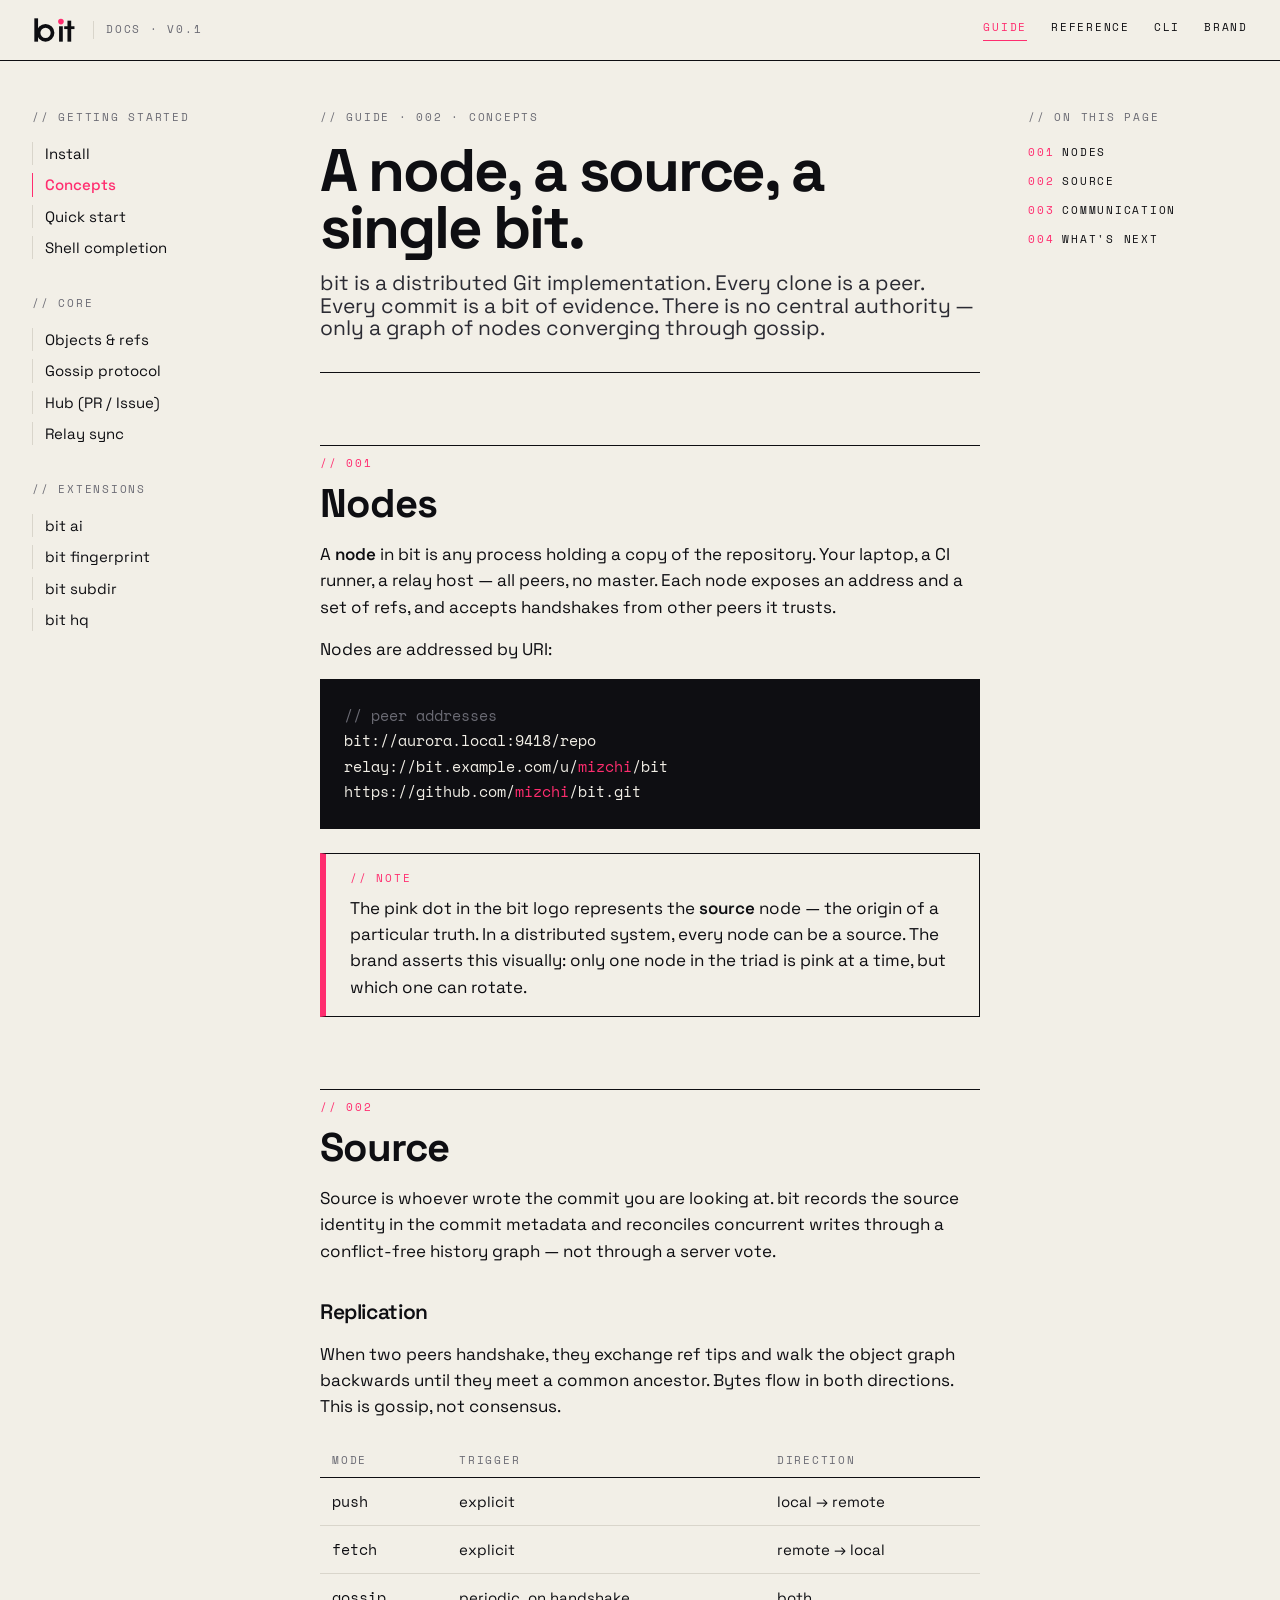
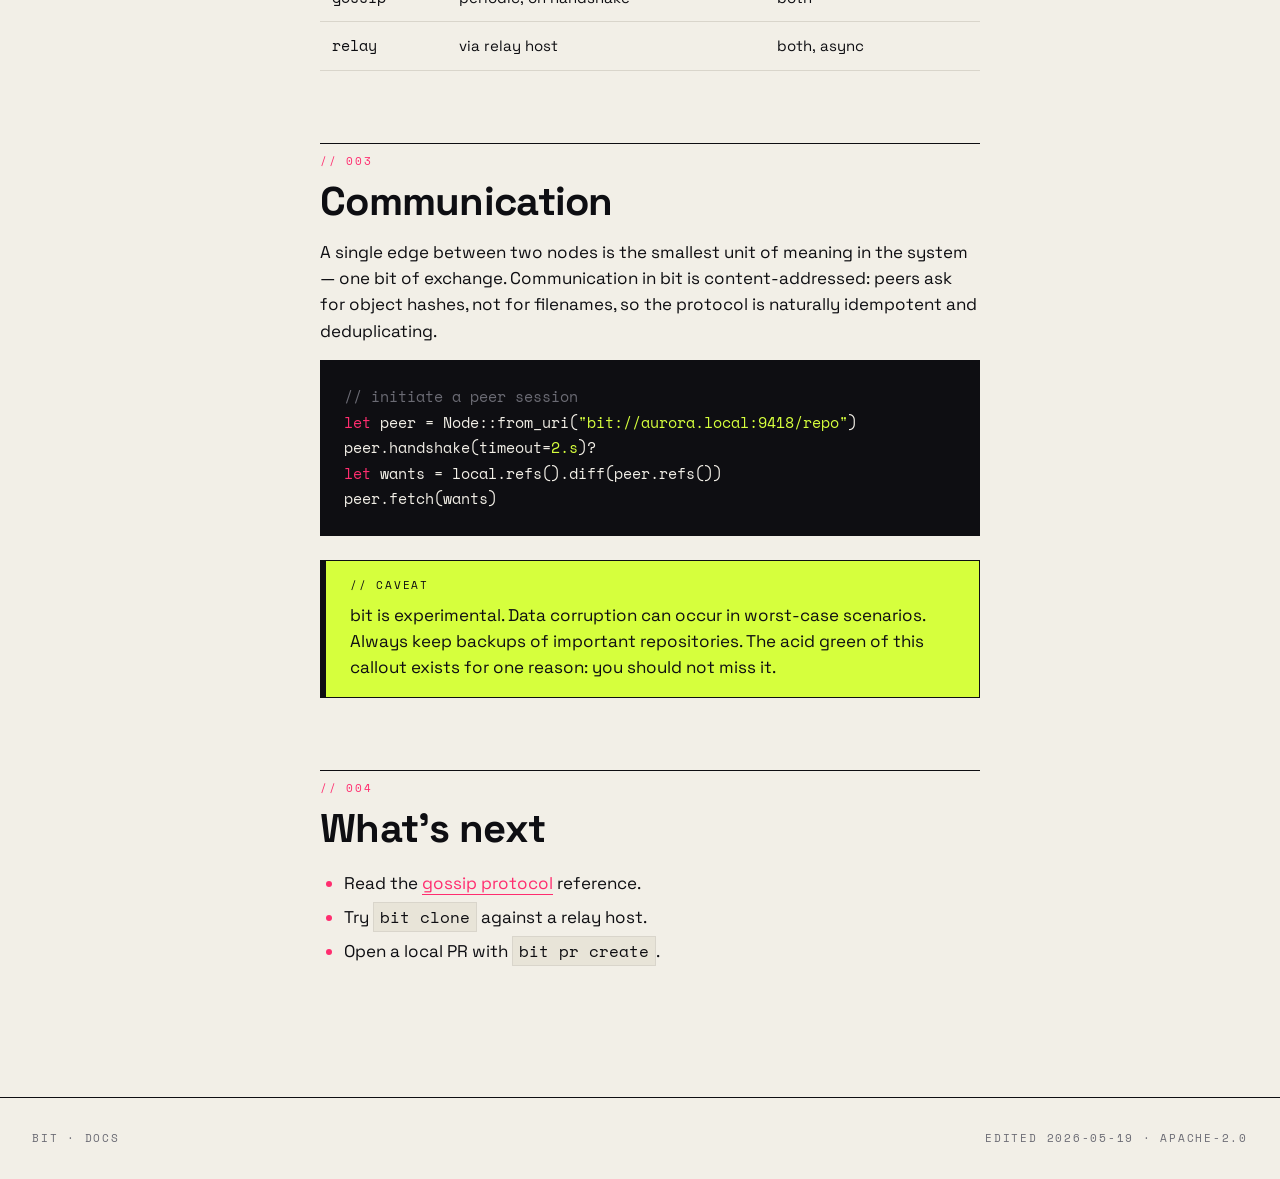
<file: brand/docs/docs-template.html>
<!doctype html>
<html lang="en">
<head>
<meta charset="utf-8">
<meta name="viewport" content="width=device-width,initial-scale=1">
<title>bit — docs · brand applied</title>
<link rel="stylesheet" href="../tokens/tokens.css">
<style>
  *, *::before, *::after { box-sizing: border-box; }
  html, body { margin: 0; padding: 0; }
  body {
    background: var(--bg);
    color: var(--fg);
    font-family: var(--font-sans);
    font-size: var(--type-1);
    line-height: var(--leading-body);
    -webkit-font-smoothing: antialiased;
    -moz-osx-font-smoothing: grayscale;
  }
  a { color: var(--bit-pink); text-decoration: none; border-bottom: 1px solid var(--bit-pink); }
  a:hover { background: var(--bit-pink); color: var(--bit-paper); }

  /* ── topbar ───────────────────────────────────────────────── */
  .topbar {
    border-bottom: 1px solid var(--rule);
    padding: var(--space-4) var(--space-6);
    display: flex;
    justify-content: space-between;
    align-items: center;
    position: sticky;
    top: 0;
    background: var(--bg);
    z-index: 10;
  }
  .topbar__brand { display: flex; align-items: center; gap: var(--space-3); }
  .topbar__brand img { height: 28px; display: block; }
  .topbar__brand .ver {
    font-family: var(--font-mono);
    font-size: var(--type-001);
    letter-spacing: var(--track-label);
    text-transform: uppercase;
    color: var(--fg-mute);
    padding-left: var(--space-3);
    border-left: 1px solid var(--rule-soft);
  }
  .topbar nav {
    display: flex;
    gap: var(--space-5);
    font-family: var(--font-mono);
    font-size: var(--type-001);
    letter-spacing: var(--track-label);
    text-transform: uppercase;
  }
  .topbar nav a {
    color: var(--fg);
    text-decoration: none;
    border: none;
    padding-bottom: 4px;
    border-bottom: 1px solid transparent;
  }
  .topbar nav a:hover { background: transparent; color: var(--bit-pink); border-bottom-color: var(--bit-pink); }
  .topbar nav a.active { border-bottom-color: var(--bit-pink); color: var(--bit-pink); }

  /* ── layout ───────────────────────────────────────────────── */
  .layout {
    display: grid;
    grid-template-columns: 240px 1fr 220px;
    gap: var(--space-7);
    max-width: 1280px;
    margin: 0 auto;
    padding: var(--space-7) var(--space-6) var(--space-9);
  }
  @media (max-width: 1024px) {
    .layout { grid-template-columns: 200px 1fr; }
    aside.toc { display: none; }
  }
  @media (max-width: 720px) {
    .layout { grid-template-columns: 1fr; padding: var(--space-5); }
    aside.side { display: none; }
  }

  /* ── side nav ─────────────────────────────────────────────── */
  aside.side {
    position: sticky; top: 88px; align-self: start;
    font-family: var(--font-sans); font-size: var(--type-0);
  }
  aside.side h4 {
    font-family: var(--font-mono);
    font-size: var(--type-001);
    letter-spacing: var(--track-label);
    text-transform: uppercase;
    color: var(--fg-mute);
    margin: 0 0 var(--space-3);
    font-weight: 400;
  }
  aside.side ul { list-style: none; padding: 0; margin: 0 0 var(--space-6); }
  aside.side li { padding: 4px 0; }
  aside.side a {
    color: var(--fg);
    text-decoration: none;
    border: none;
    display: block;
    padding-left: var(--space-3);
    border-left: 1px solid var(--rule-soft);
  }
  aside.side a:hover { background: transparent; border-left-color: var(--bit-pink); color: var(--bit-pink); }
  aside.side a.active { border-left-color: var(--bit-pink); color: var(--bit-pink); font-weight: 500; }

  /* ── article ──────────────────────────────────────────────── */
  article { min-width: 0; }
  article header.title {
    border-bottom: 1px solid var(--rule);
    padding-bottom: var(--space-6);
    margin-bottom: var(--space-7);
  }
  article .kicker {
    font-family: var(--font-mono);
    font-size: var(--type-001);
    letter-spacing: var(--track-label);
    text-transform: uppercase;
    color: var(--fg-mute);
    margin: 0 0 var(--space-4);
  }
  article h1 {
    font-family: var(--font-sans);
    font-weight: 700;
    font-size: clamp(40px, 6vw, var(--type-5));
    line-height: var(--leading-tight);
    letter-spacing: var(--track-display);
    margin: 0 0 var(--space-4);
  }
  article .lead {
    font-size: var(--type-2);
    line-height: var(--leading-snug);
    color: var(--fg-soft);
    max-width: 56ch;
    margin: 0;
  }
  article h2 {
    font-family: var(--font-sans);
    font-weight: 700;
    font-size: var(--type-4);
    line-height: var(--leading-snug);
    letter-spacing: var(--track-heading);
    margin: var(--space-8) 0 var(--space-4);
    padding-top: var(--space-3);
    border-top: 1px solid var(--rule);
  }
  article h2::before {
    content: attr(data-num);
    display: block;
    font-family: var(--font-mono);
    font-size: var(--type-001);
    letter-spacing: var(--track-label);
    text-transform: uppercase;
    color: var(--bit-pink);
    margin-bottom: var(--space-3);
    font-weight: 400;
  }
  article h3 {
    font-family: var(--font-sans);
    font-weight: 600;
    font-size: var(--type-2);
    margin: var(--space-6) 0 var(--space-3);
    letter-spacing: var(--track-heading);
  }
  article p { margin: 0 0 var(--space-4); max-width: 72ch; }
  article ul, article ol { max-width: 72ch; padding-left: var(--space-5); margin: 0 0 var(--space-4); }
  article li { padding: 4px 0; }
  article li::marker { color: var(--bit-pink); }

  /* inline & block code */
  article code {
    font-family: var(--font-mono);
    font-size: 0.94em;
    background: var(--bit-paper-deep);
    padding: 2px 6px;
    border: 1px solid var(--rule-soft);
  }
  article pre {
    background: var(--bit-ink);
    color: var(--bit-paper);
    padding: var(--space-5);
    overflow-x: auto;
    margin: 0 0 var(--space-5);
    font-family: var(--font-mono);
    font-size: var(--type-0);
    line-height: 1.7;
    border: 0;
  }
  article pre code { background: transparent; border: 0; padding: 0; color: inherit; font-size: inherit; }
  article pre .cm { color: var(--bit-ink-mute); }
  article pre .kw { color: var(--bit-pink); }
  article pre .ac { color: var(--bit-acid); }

  /* callouts — geometric, rectangular, no rounding, no shadow */
  .callout {
    border: 1px solid var(--rule);
    border-left: 6px solid var(--bit-pink);
    padding: var(--space-4) var(--space-5);
    margin: var(--space-5) 0;
  }
  .callout .kicker { margin: 0 0 var(--space-2); color: var(--bit-pink); }
  .callout p:last-child { margin-bottom: 0; }
  .callout--acid { border-left-color: var(--bit-ink); background: var(--bit-acid); }
  .callout--acid .kicker { color: var(--bit-ink); }

  /* tables */
  table { width: 100%; border-collapse: collapse; margin: var(--space-5) 0; font-size: var(--type-0); }
  thead th {
    text-align: left;
    font-family: var(--font-mono);
    font-size: var(--type-001);
    letter-spacing: var(--track-label);
    text-transform: uppercase;
    color: var(--fg-mute);
    font-weight: 400;
    padding: var(--space-2) var(--space-3);
    border-bottom: 1px solid var(--rule);
  }
  tbody td { padding: var(--space-3); border-bottom: 1px solid var(--rule-soft); vertical-align: top; }
  tbody td:first-child { font-family: var(--font-mono); }

  /* TOC */
  aside.toc {
    position: sticky; top: 88px; align-self: start;
    font-family: var(--font-mono);
    font-size: var(--type-001);
    letter-spacing: var(--track-label);
    text-transform: uppercase;
  }
  aside.toc h4 { color: var(--fg-mute); margin: 0 0 var(--space-3); font-weight: 400; }
  aside.toc ul { list-style: none; padding: 0; margin: 0; }
  aside.toc li { padding: 6px 0; }
  aside.toc a {
    color: var(--fg);
    text-decoration: none;
    border: none;
    display: flex;
    gap: var(--space-2);
  }
  aside.toc a:hover { color: var(--bit-pink); background: transparent; }
  aside.toc .num { color: var(--bit-pink); font-family: var(--font-mono); }

  /* footer */
  footer.docs {
    border-top: 1px solid var(--rule);
    padding: var(--space-6);
    display: flex;
    justify-content: space-between;
    font-family: var(--font-mono);
    font-size: var(--type-001);
    letter-spacing: var(--track-label);
    text-transform: uppercase;
    color: var(--fg-mute);
  }
</style>
</head>
<body>

<!-- ─────────────────────────── TOPBAR ─────────────────────────── -->
<div class="topbar">
  <div class="topbar__brand">
    <img src="../logo/wordmark.svg" alt="bit">
    <span class="ver">docs · v0.1</span>
  </div>
  <nav>
    <a href="#" class="active">Guide</a>
    <a href="#">Reference</a>
    <a href="#">CLI</a>
    <a href="#">Brand</a>
  </nav>
</div>

<!-- ─────────────────────────── LAYOUT ─────────────────────────── -->
<div class="layout">

  <!-- side nav -->
  <aside class="side">
    <h4>// Getting started</h4>
    <ul>
      <li><a href="#">Install</a></li>
      <li><a href="#" class="active">Concepts</a></li>
      <li><a href="#">Quick start</a></li>
      <li><a href="#">Shell completion</a></li>
    </ul>
    <h4>// Core</h4>
    <ul>
      <li><a href="#">Objects &amp; refs</a></li>
      <li><a href="#">Gossip protocol</a></li>
      <li><a href="#">Hub (PR / Issue)</a></li>
      <li><a href="#">Relay sync</a></li>
    </ul>
    <h4>// Extensions</h4>
    <ul>
      <li><a href="#">bit ai</a></li>
      <li><a href="#">bit fingerprint</a></li>
      <li><a href="#">bit subdir</a></li>
      <li><a href="#">bit hq</a></li>
    </ul>
  </aside>

  <!-- article -->
  <article>

    <header class="title">
      <p class="kicker">// guide · 002 · concepts</p>
      <h1>A node, a source, a single bit.</h1>
      <p class="lead">bit is a distributed Git implementation. Every clone is a peer. Every commit is a bit of evidence. There is no central authority — only a graph of nodes converging through gossip.</p>
    </header>

    <h2 data-num="// 001">Nodes</h2>
    <p>A <em>node</em> in bit is any process holding a copy of the repository. Your laptop, a CI runner, a relay host — all peers, no master. Each node exposes an address and a set of refs, and accepts handshakes from other peers it trusts.</p>

    <p>Nodes are addressed by URI:</p>

<pre><code><span class="cm">// peer addresses</span>
bit://aurora.local:9418/repo
relay://bit.example.com/u/<span class="kw">mizchi</span>/bit
https://github.com/<span class="kw">mizchi</span>/bit.git</code></pre>

    <div class="callout">
      <p class="kicker">// note</p>
      <p>The pink dot in the bit logo represents the <em>source</em> node — the origin of a particular truth. In a distributed system, every node can be a source. The brand asserts this visually: only one node in the triad is pink at a time, but which one can rotate.</p>
    </div>

    <h2 data-num="// 002">Source</h2>
    <p>Source is whoever wrote the commit you are looking at. bit records the source identity in the commit metadata and reconciles concurrent writes through a conflict-free history graph — not through a server vote.</p>

    <h3>Replication</h3>
    <p>When two peers handshake, they exchange ref tips and walk the object graph backwards until they meet a common ancestor. Bytes flow in both directions. This is gossip, not consensus.</p>

    <table>
      <thead>
        <tr><th>Mode</th><th>Trigger</th><th>Direction</th></tr>
      </thead>
      <tbody>
        <tr><td>push</td><td>explicit</td><td>local → remote</td></tr>
        <tr><td>fetch</td><td>explicit</td><td>remote → local</td></tr>
        <tr><td>gossip</td><td>periodic, on handshake</td><td>both</td></tr>
        <tr><td>relay</td><td>via relay host</td><td>both, async</td></tr>
      </tbody>
    </table>

    <h2 data-num="// 003">Communication</h2>
    <p>A single edge between two nodes is the smallest unit of meaning in the system — one bit of exchange. Communication in bit is content-addressed: peers ask for object hashes, not for filenames, so the protocol is naturally idempotent and deduplicating.</p>

<pre><code><span class="cm">// initiate a peer session</span>
<span class="kw">let</span> peer = Node::from_uri(<span class="ac">"bit://aurora.local:9418/repo"</span>)
peer.handshake(timeout=<span class="ac">2.s</span>)?
<span class="kw">let</span> wants = local.refs().diff(peer.refs())
peer.fetch(wants)</code></pre>

    <div class="callout callout--acid">
      <p class="kicker">// caveat</p>
      <p>bit is experimental. Data corruption can occur in worst-case scenarios. Always keep backups of important repositories. The acid green of this callout exists for one reason: you should not miss it.</p>
    </div>

    <h2 data-num="// 004">What's next</h2>
    <ul>
      <li>Read the <a href="#">gossip protocol</a> reference.</li>
      <li>Try <code>bit clone</code> against a relay host.</li>
      <li>Open a local PR with <code>bit pr create</code>.</li>
    </ul>

  </article>

  <!-- TOC -->
  <aside class="toc">
    <h4>// on this page</h4>
    <ul>
      <li><a href="#"><span class="num">001</span> Nodes</a></li>
      <li><a href="#"><span class="num">002</span> Source</a></li>
      <li><a href="#"><span class="num">003</span> Communication</a></li>
      <li><a href="#"><span class="num">004</span> What's next</a></li>
    </ul>
  </aside>

</div>

<footer class="docs">
  <span>bit · docs</span>
  <span>edited 2026-05-19 · apache-2.0</span>
</footer>

</body>
</html>
</file>
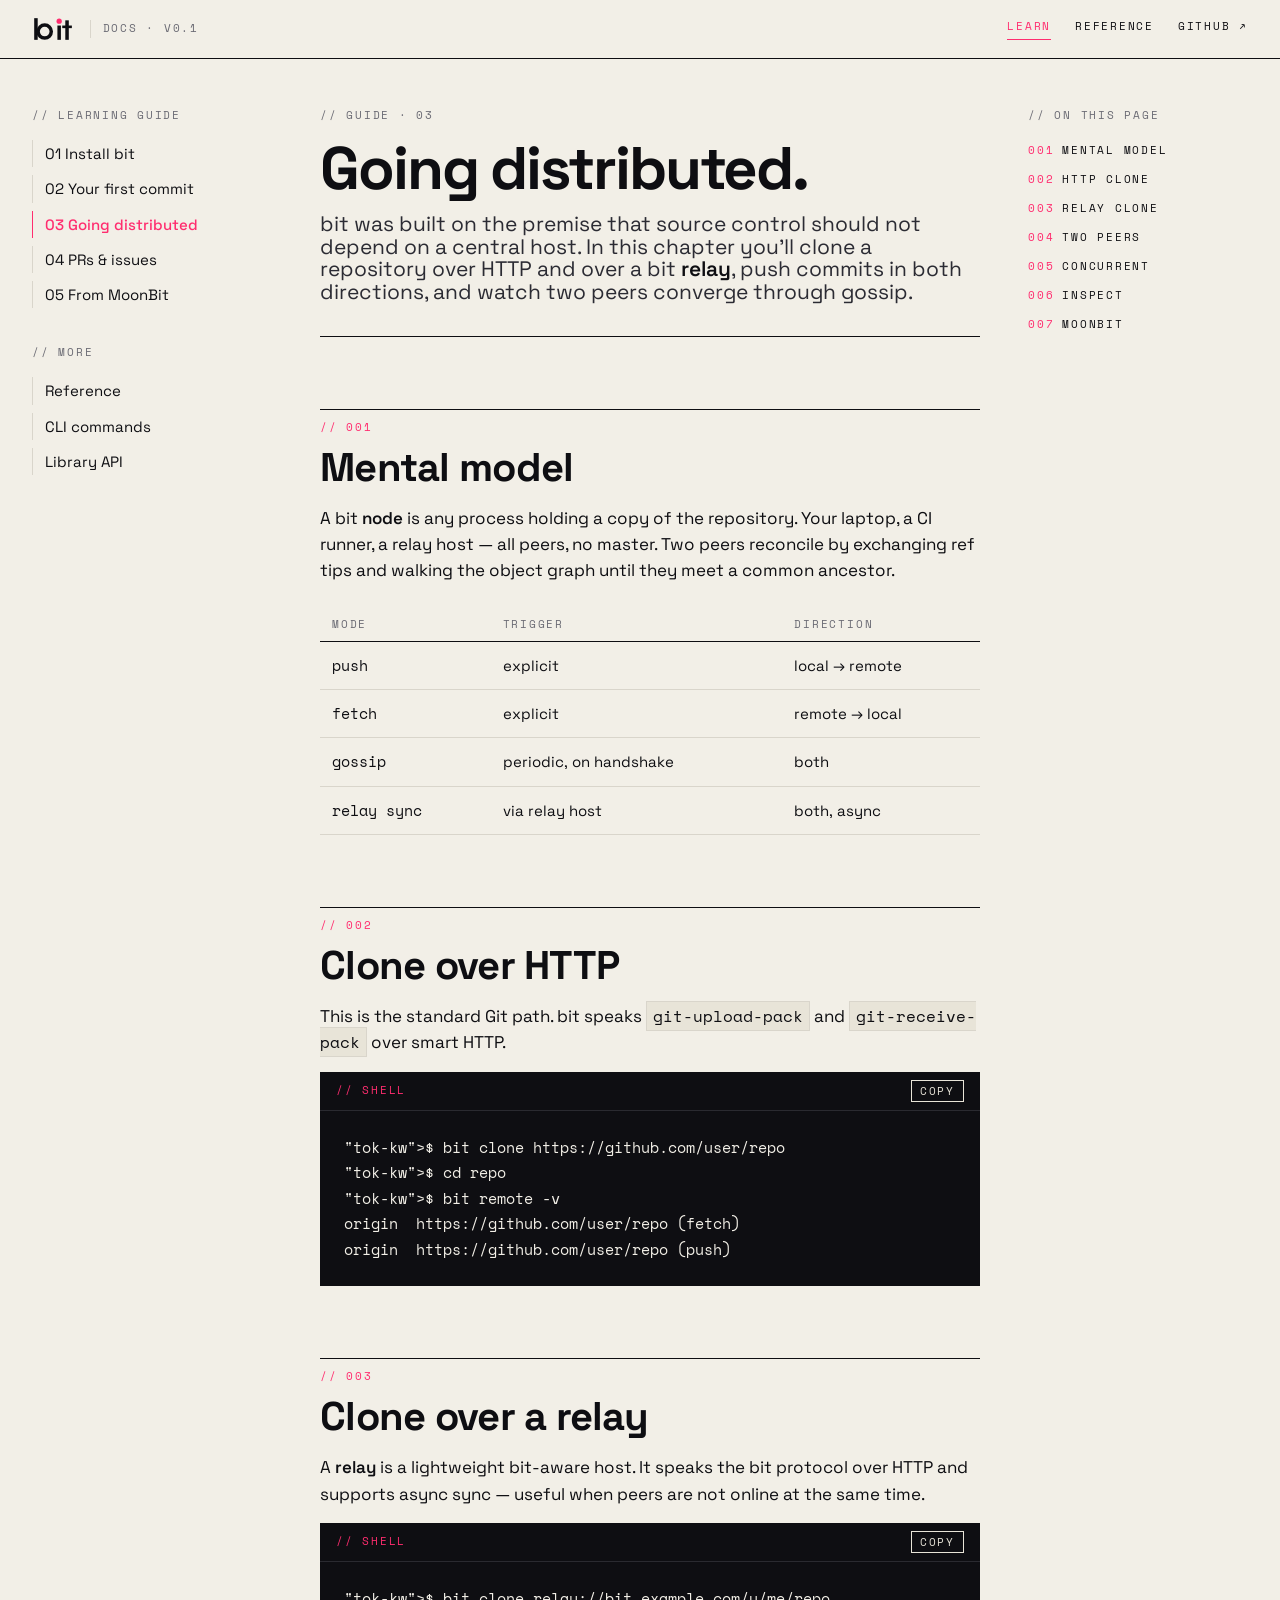
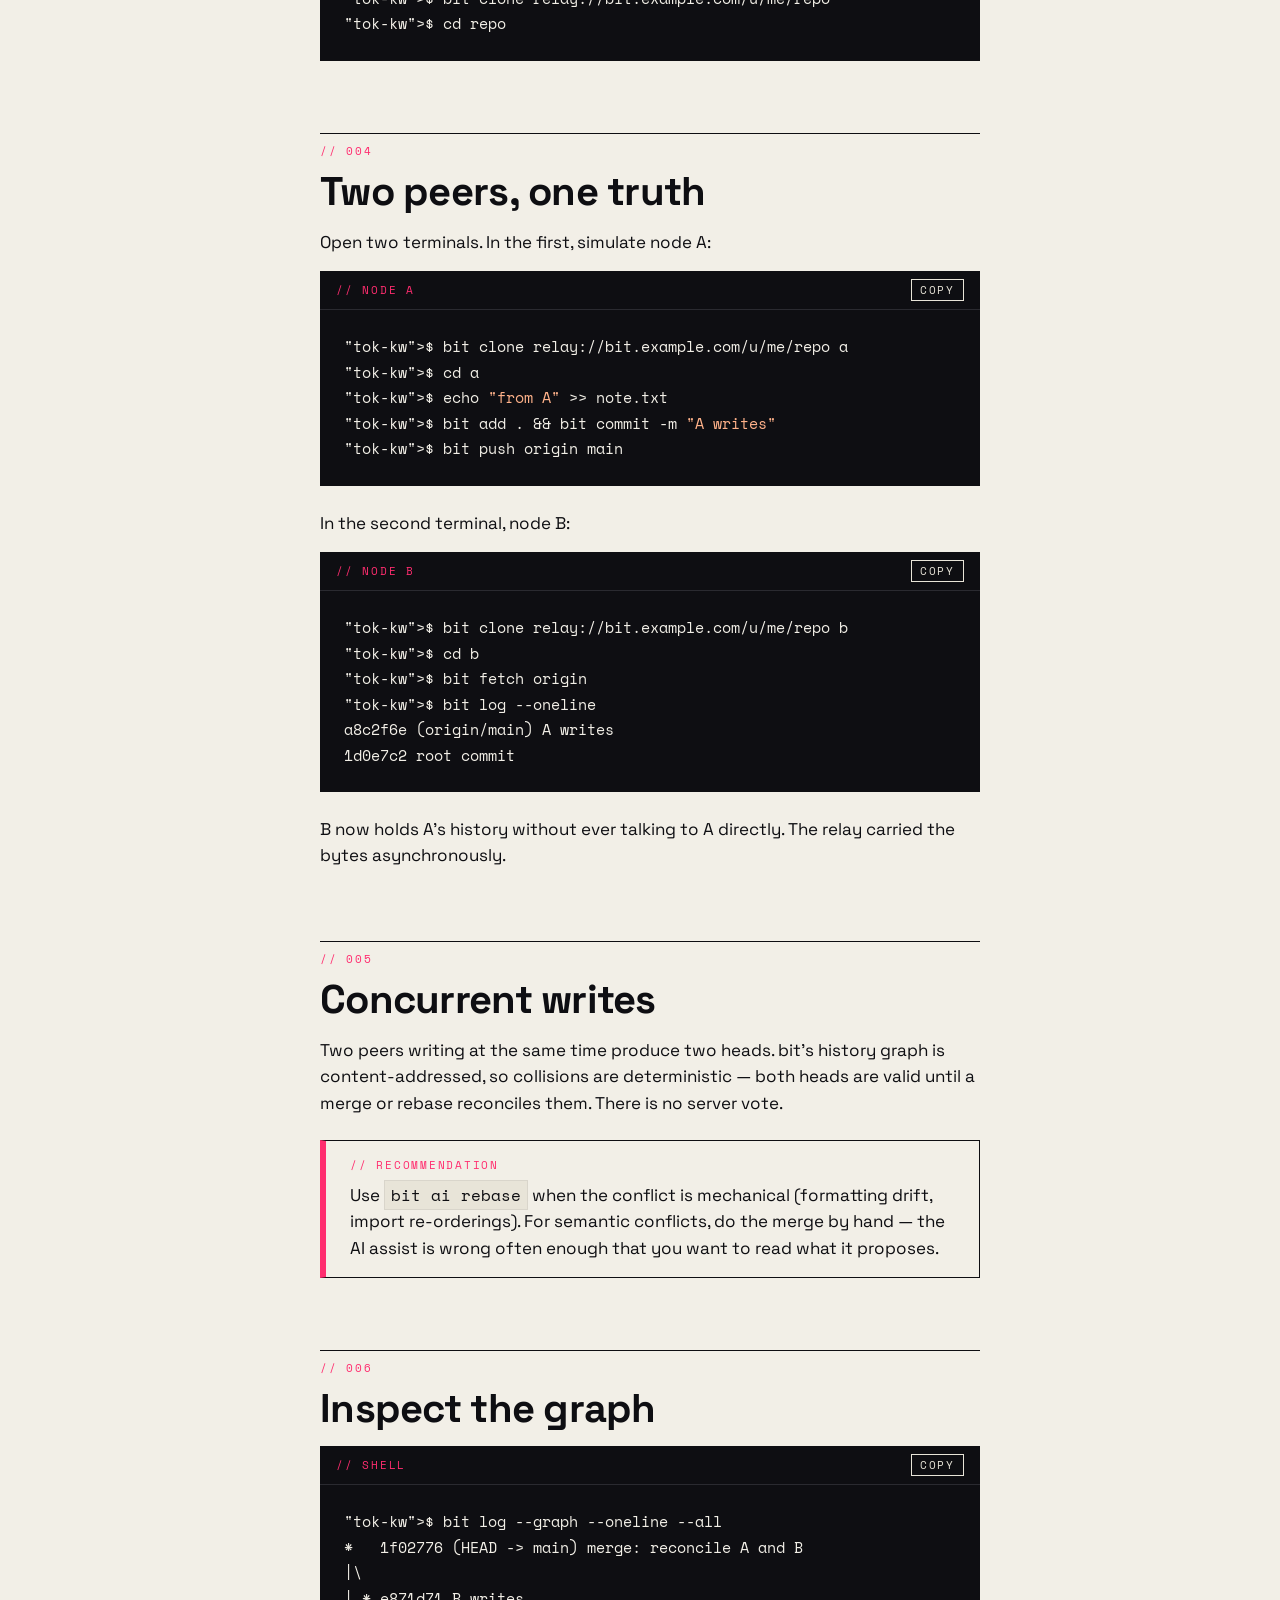
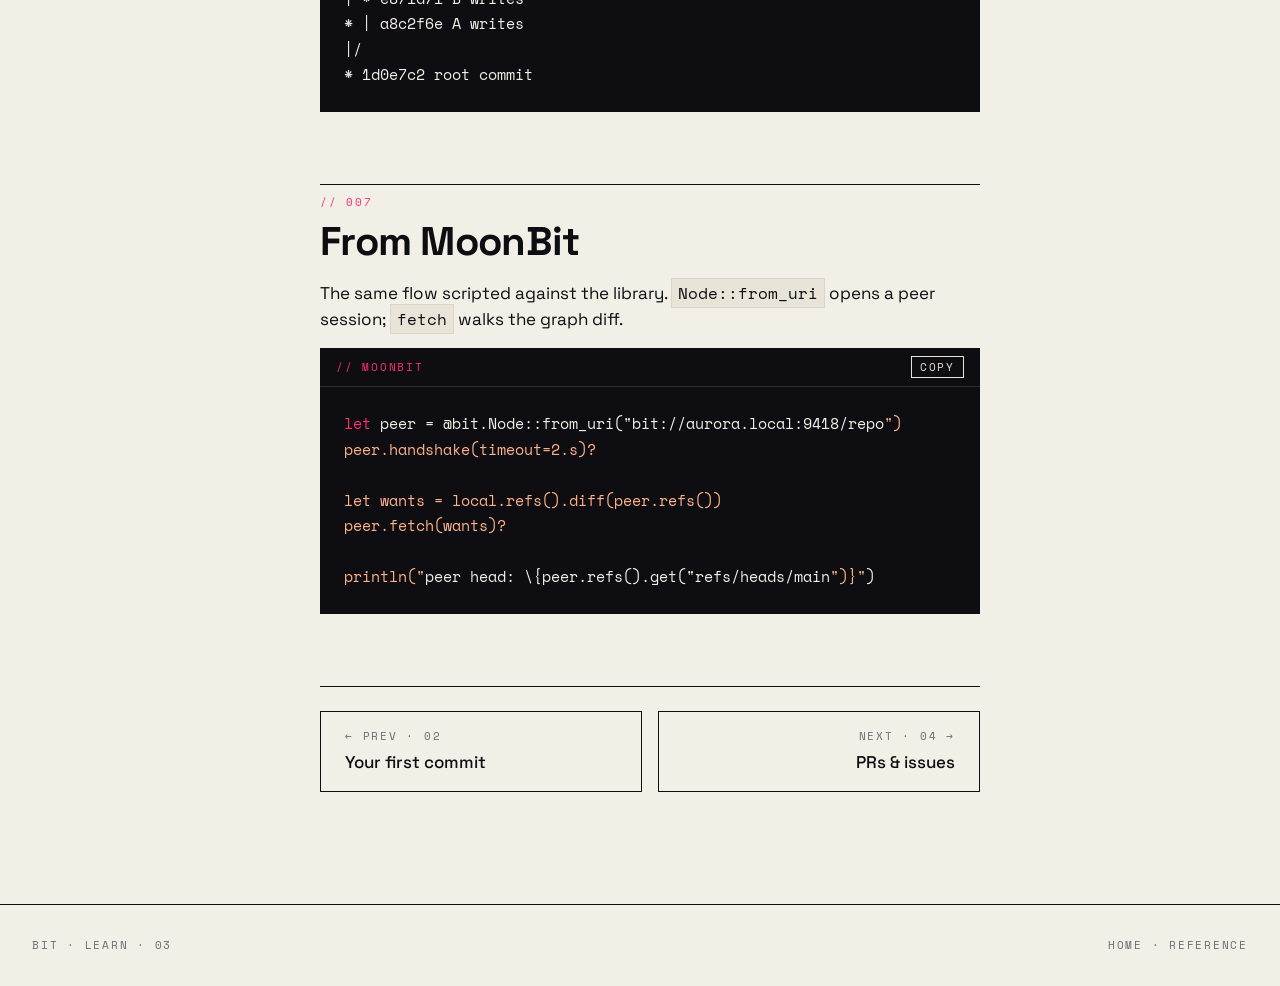
<file: site/learn/distributed.html>
<!doctype html>
<html lang="en">
<head>
<meta charset="utf-8">
<meta name="viewport" content="width=device-width,initial-scale=1">
<title>Going distributed — Learning Guide</title>
<link rel="icon" href="../assets/img/logo.svg" type="image/svg+xml">
<link rel="stylesheet" href="../assets/tokens.css">
<link rel="stylesheet" href="../assets/site.css">
</head>
<body>

<header class="topbar">
  <div class="topbar__brand">
    <a href="../" class="plain"><img src="../assets/img/wordmark.svg" alt="bit"></a>
    <span class="ver">docs · v0.1</span>
  </div>
  <button class="topbar__menu" aria-label="menu"><span></span><span></span><span></span></button>
  <nav>
    <a href="./" class="active">Learn</a>
    <a href="../reference/">Reference</a>
    <a href="https://github.com/mizchi/bit" target="_blank" rel="noopener">GitHub ↗</a>
  </nav>
</header>

<div class="layout">

  <aside class="side">
    <h4>// Learning Guide</h4>
    <ul>
      <li><a href="install.html">01 Install bit</a></li>
      <li><a href="first-commit.html">02 Your first commit</a></li>
      <li><a href="distributed.html" class="active">03 Going distributed</a></li>
      <li><a href="hub.html">04 PRs &amp; issues</a></li>
      <li><a href="moonbit.html">05 From MoonBit</a></li>
    </ul>
    <h4>// More</h4>
    <ul>
      <li><a href="../reference/">Reference</a></li>
      <li><a href="../reference/cli.html">CLI commands</a></li>
      <li><a href="../reference/library.html">Library API</a></li>
    </ul>
  </aside>

  <article>
    <header class="title">
      <p class="kicker">// guide · 03</p>
      <h1>Going distributed.</h1>
      <p class="lead">bit was built on the premise that source control should not depend on a central host. In this chapter you'll clone a repository over HTTP and over a bit <em>relay</em>, push commits in both directions, and watch two peers converge through gossip.</p>
    </header>

    <h2 data-num="// 001">Mental model</h2>
    <p>A bit <strong>node</strong> is any process holding a copy of the repository. Your laptop, a CI runner, a relay host — all peers, no master. Two peers reconcile by exchanging ref tips and walking the object graph until they meet a common ancestor.</p>

    <table>
      <thead>
        <tr><th>Mode</th><th>Trigger</th><th>Direction</th></tr>
      </thead>
      <tbody>
        <tr><td>push</td><td>explicit</td><td>local → remote</td></tr>
        <tr><td>fetch</td><td>explicit</td><td>remote → local</td></tr>
        <tr><td>gossip</td><td>periodic, on handshake</td><td>both</td></tr>
        <tr><td>relay sync</td><td>via relay host</td><td>both, async</td></tr>
      </tbody>
    </table>

    <h2 data-num="// 002">Clone over HTTP</h2>
    <p>This is the standard Git path. bit speaks <code>git-upload-pack</code> and <code>git-receive-pack</code> over smart HTTP.</p>
    <div class="codeblock">
      <div class="codeblock__bar"><span class="lang">// shell</span><button class="codeblock__copy">copy</button></div>
      <pre><code data-lang="bash">$ bit clone https://github.com/user/repo
$ cd repo
$ bit remote -v
origin  https://github.com/user/repo (fetch)
origin  https://github.com/user/repo (push)</code></pre>
    </div>

    <h2 data-num="// 003">Clone over a relay</h2>
    <p>A <em>relay</em> is a lightweight bit-aware host. It speaks the bit protocol over HTTP and supports async sync — useful when peers are not online at the same time.</p>
    <div class="codeblock">
      <div class="codeblock__bar"><span class="lang">// shell</span><button class="codeblock__copy">copy</button></div>
      <pre><code data-lang="bash">$ bit clone relay://bit.example.com/u/me/repo
$ cd repo</code></pre>
    </div>

    <h2 data-num="// 004">Two peers, one truth</h2>
    <p>Open two terminals. In the first, simulate node A:</p>
    <div class="codeblock">
      <div class="codeblock__bar"><span class="lang">// node A</span><button class="codeblock__copy">copy</button></div>
      <pre><code data-lang="bash">$ bit clone relay://bit.example.com/u/me/repo a
$ cd a
$ echo "from A" >> note.txt
$ bit add . && bit commit -m "A writes"
$ bit push origin main</code></pre>
    </div>

    <p>In the second terminal, node B:</p>
    <div class="codeblock">
      <div class="codeblock__bar"><span class="lang">// node B</span><button class="codeblock__copy">copy</button></div>
      <pre><code data-lang="bash">$ bit clone relay://bit.example.com/u/me/repo b
$ cd b
$ bit fetch origin
$ bit log --oneline
a8c2f6e (origin/main) A writes
1d0e7c2 root commit</code></pre>
    </div>
    <p>B now holds A's history without ever talking to A directly. The relay carried the bytes asynchronously.</p>

    <h2 data-num="// 005">Concurrent writes</h2>
    <p>Two peers writing at the same time produce two heads. bit's history graph is content-addressed, so collisions are deterministic — both heads are valid until a merge or rebase reconciles them. There is no server vote.</p>

    <div class="callout">
      <p class="kicker">// recommendation</p>
      <p>Use <code>bit ai rebase</code> when the conflict is mechanical (formatting drift, import re-orderings). For semantic conflicts, do the merge by hand — the AI assist is wrong often enough that you want to read what it proposes.</p>
    </div>

    <h2 data-num="// 006">Inspect the graph</h2>
    <div class="codeblock">
      <div class="codeblock__bar"><span class="lang">// shell</span><button class="codeblock__copy">copy</button></div>
      <pre><code data-lang="bash">$ bit log --graph --oneline --all
*   1f02776 (HEAD -> main) merge: reconcile A and B
|\
| * e871d71 B writes
* | a8c2f6e A writes
|/
* 1d0e7c2 root commit</code></pre>
    </div>

    <h2 data-num="// 007">From MoonBit</h2>
    <p>The same flow scripted against the library. <code>Node::from_uri</code> opens a peer session; <code>fetch</code> walks the graph diff.</p>
    <div class="codeblock">
      <div class="codeblock__bar"><span class="lang">// moonbit</span><button class="codeblock__copy">copy</button></div>
      <pre><code data-lang="moonbit">let peer = @bit.Node::from_uri("bit://aurora.local:9418/repo")
peer.handshake(timeout=2.s)?

let wants = local.refs().diff(peer.refs())
peer.fetch(wants)?

println("peer head: \{peer.refs().get("refs/heads/main")}")</code></pre>
    </div>

    <nav class="pager">
      <a href="first-commit.html">
        <span class="pager__k">← prev · 02</span>
        <span class="pager__t">Your first commit</span>
      </a>
      <a class="next" href="hub.html">
        <span class="pager__k">next · 04 →</span>
        <span class="pager__t">PRs &amp; issues</span>
      </a>
    </nav>
  </article>

  <aside class="toc">
    <h4>// on this page</h4>
    <ul>
      <li><a href="#"><span class="num">001</span> Mental model</a></li>
      <li><a href="#"><span class="num">002</span> HTTP clone</a></li>
      <li><a href="#"><span class="num">003</span> Relay clone</a></li>
      <li><a href="#"><span class="num">004</span> Two peers</a></li>
      <li><a href="#"><span class="num">005</span> Concurrent</a></li>
      <li><a href="#"><span class="num">006</span> Inspect</a></li>
      <li><a href="#"><span class="num">007</span> MoonBit</a></li>
    </ul>
  </aside>

</div>

<footer class="site">
  <span>bit · learn · 03</span>
  <span><a href="../">Home</a> · <a href="../reference/">Reference</a></span>
</footer>

<script src="../assets/syntax.js"></script>
<script src="../assets/site.js"></script>
</body>
</html>
</file>
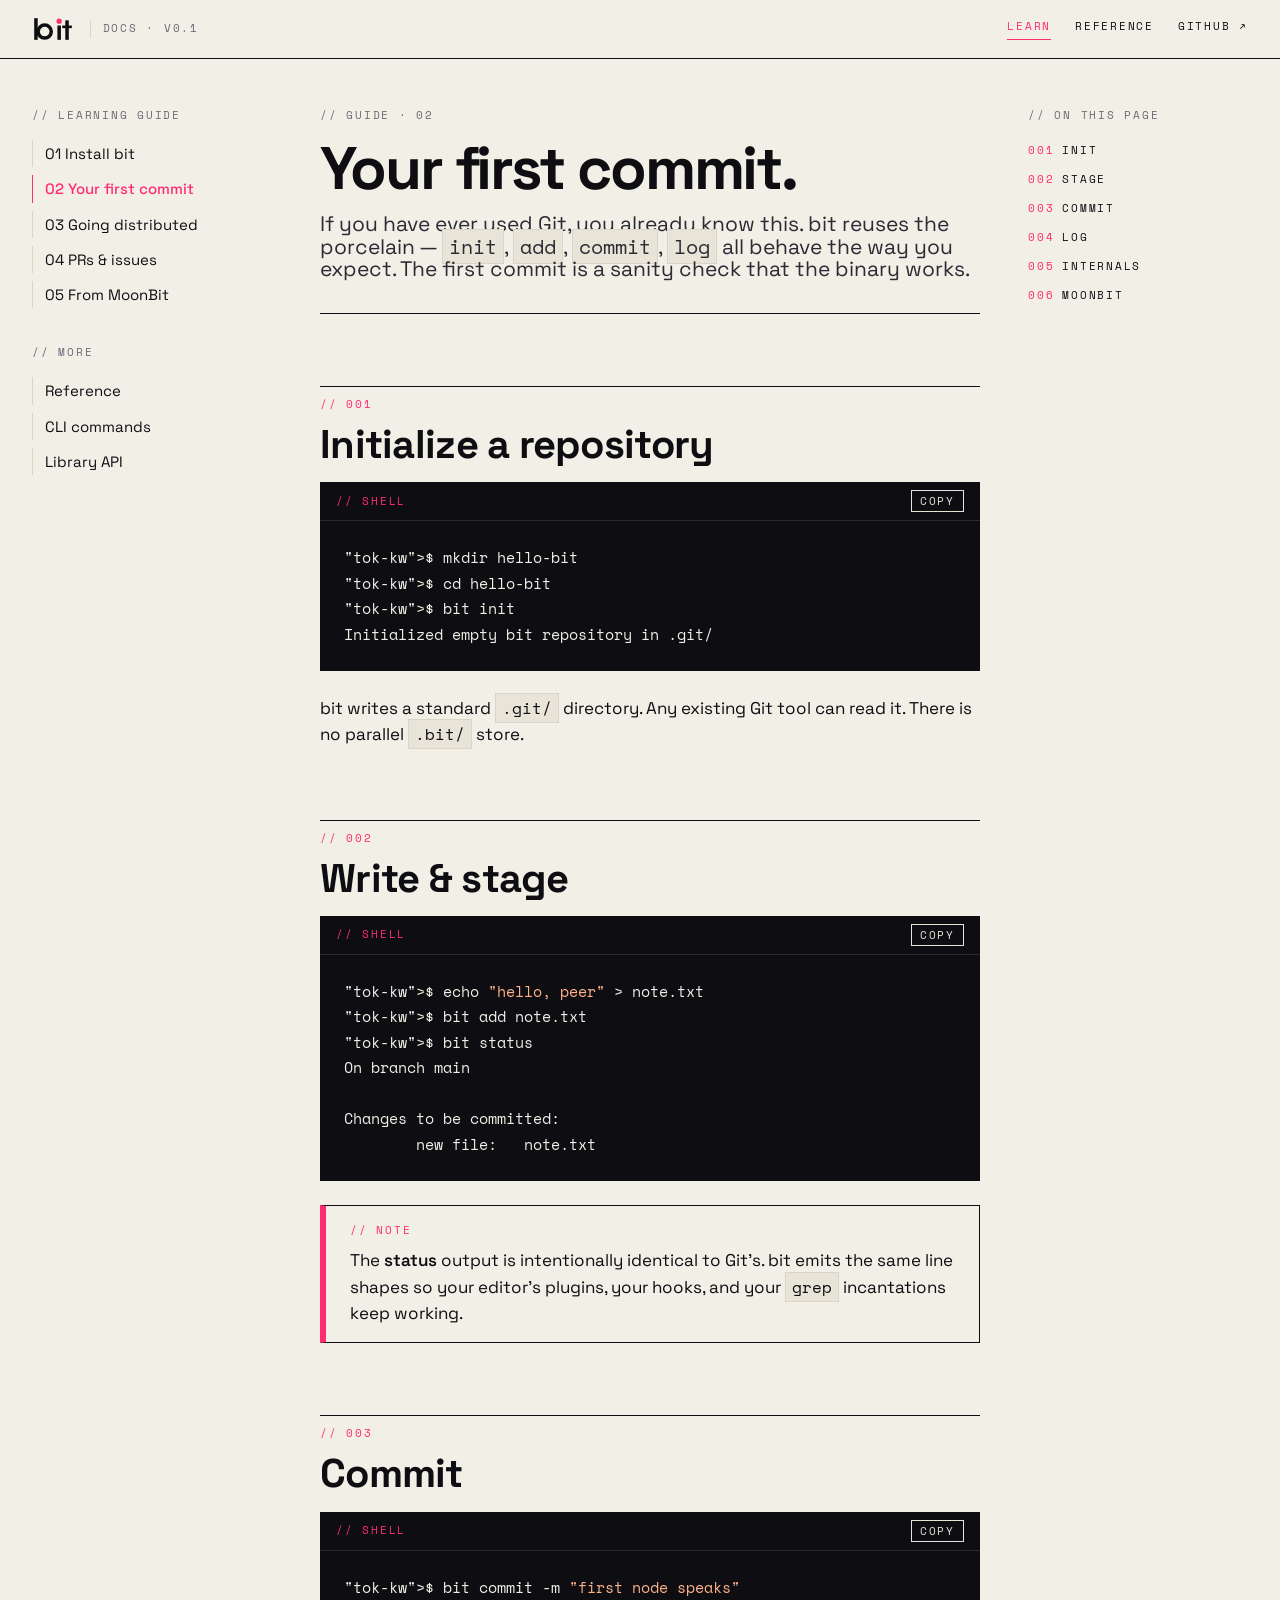
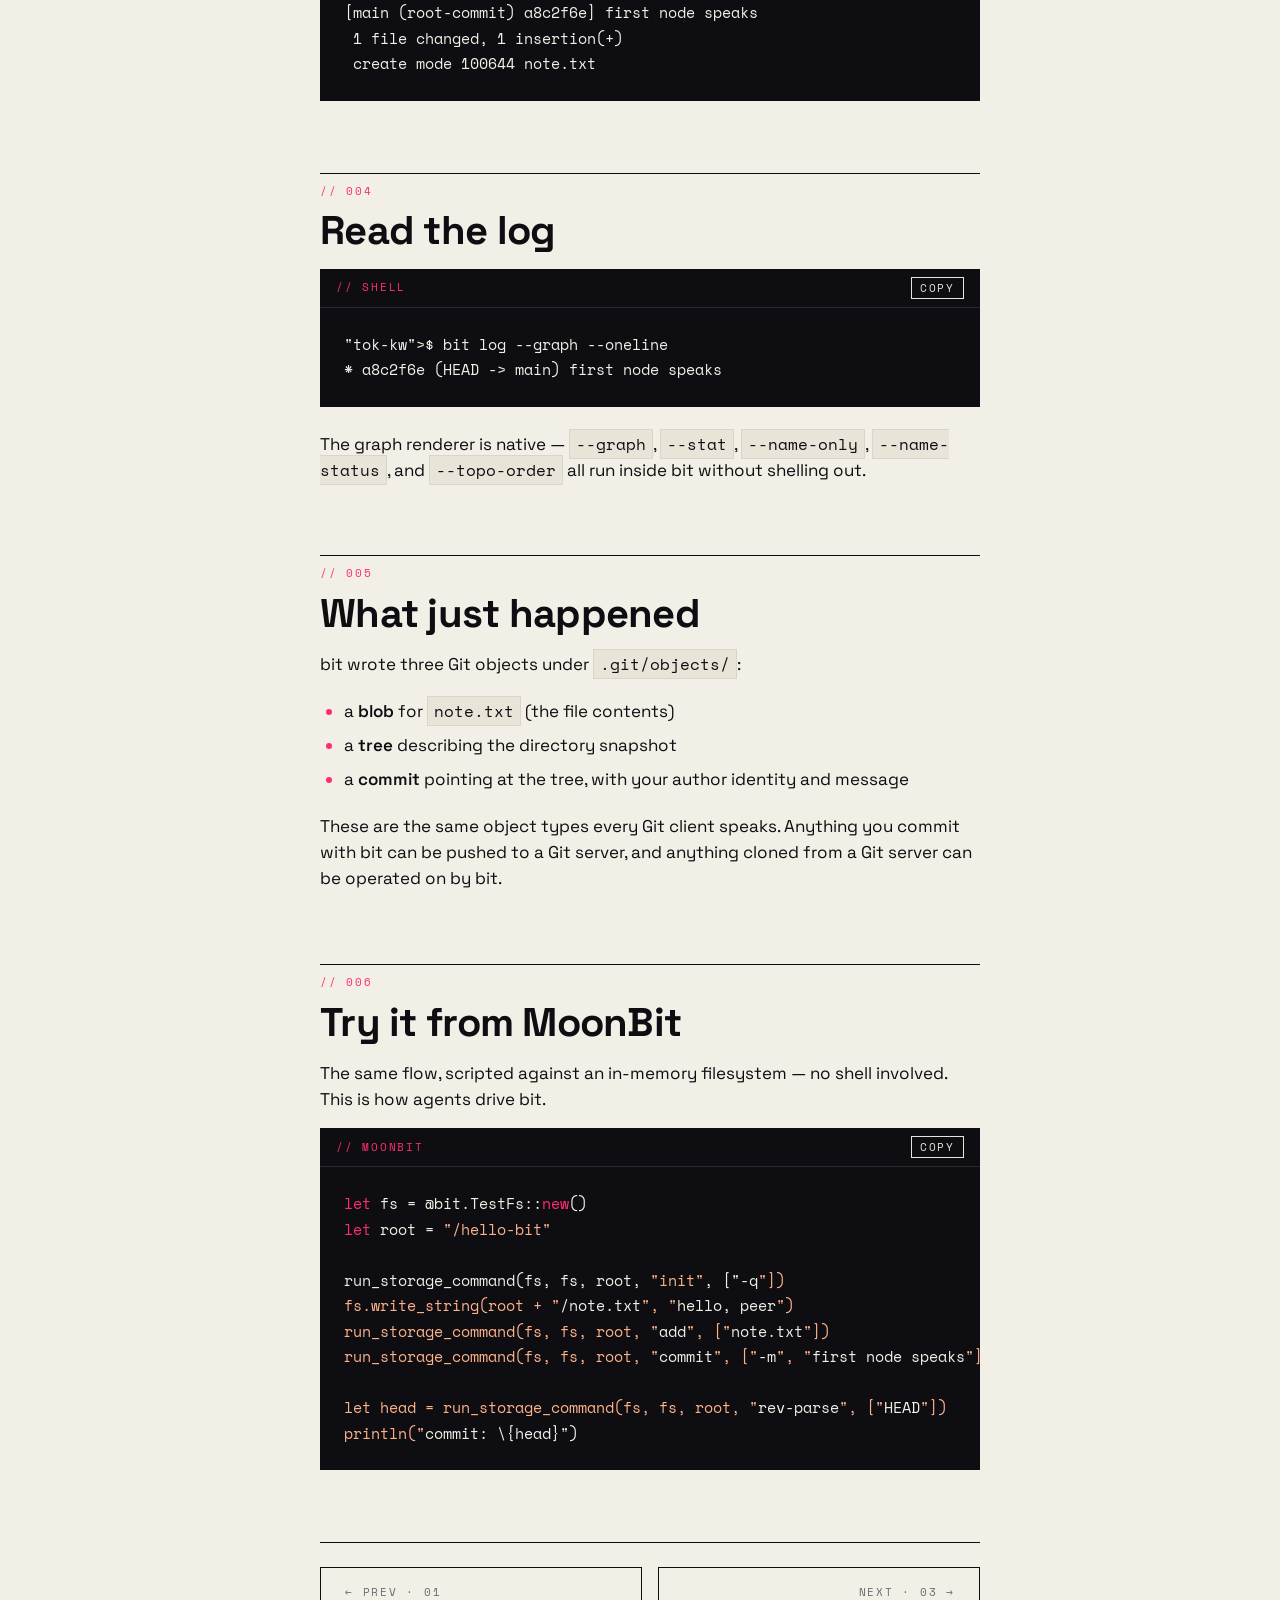
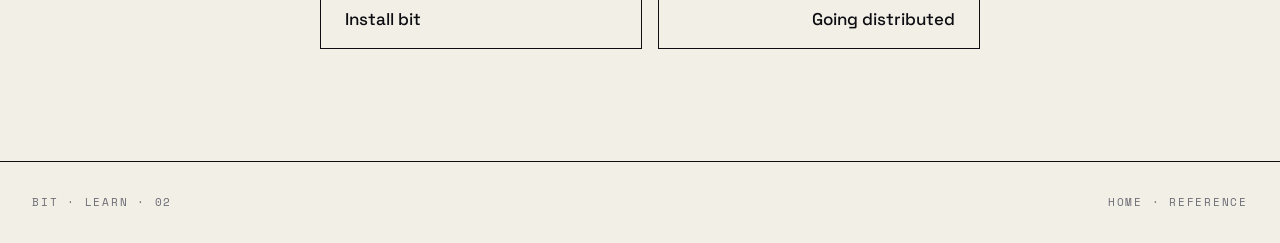
<file: site/learn/first-commit.html>
<!doctype html>
<html lang="en">
<head>
<meta charset="utf-8">
<meta name="viewport" content="width=device-width,initial-scale=1">
<title>Your first commit — Learning Guide</title>
<link rel="icon" href="../assets/img/logo.svg" type="image/svg+xml">
<link rel="stylesheet" href="../assets/tokens.css">
<link rel="stylesheet" href="../assets/site.css">
</head>
<body>

<header class="topbar">
  <div class="topbar__brand">
    <a href="../" class="plain"><img src="../assets/img/wordmark.svg" alt="bit"></a>
    <span class="ver">docs · v0.1</span>
  </div>
  <button class="topbar__menu" aria-label="menu"><span></span><span></span><span></span></button>
  <nav>
    <a href="./" class="active">Learn</a>
    <a href="../reference/">Reference</a>
    <a href="https://github.com/mizchi/bit" target="_blank" rel="noopener">GitHub ↗</a>
  </nav>
</header>

<div class="layout">

  <aside class="side">
    <h4>// Learning Guide</h4>
    <ul>
      <li><a href="install.html">01 Install bit</a></li>
      <li><a href="first-commit.html" class="active">02 Your first commit</a></li>
      <li><a href="distributed.html">03 Going distributed</a></li>
      <li><a href="hub.html">04 PRs &amp; issues</a></li>
      <li><a href="moonbit.html">05 From MoonBit</a></li>
    </ul>
    <h4>// More</h4>
    <ul>
      <li><a href="../reference/">Reference</a></li>
      <li><a href="../reference/cli.html">CLI commands</a></li>
      <li><a href="../reference/library.html">Library API</a></li>
    </ul>
  </aside>

  <article>
    <header class="title">
      <p class="kicker">// guide · 02</p>
      <h1>Your first commit.</h1>
      <p class="lead">If you have ever used Git, you already know this. bit reuses the porcelain — <code>init</code>, <code>add</code>, <code>commit</code>, <code>log</code> all behave the way you expect. The first commit is a sanity check that the binary works.</p>
    </header>

    <h2 data-num="// 001">Initialize a repository</h2>
    <div class="codeblock">
      <div class="codeblock__bar"><span class="lang">// shell</span><button class="codeblock__copy">copy</button></div>
      <pre><code data-lang="bash">$ mkdir hello-bit
$ cd hello-bit
$ bit init
Initialized empty bit repository in .git/</code></pre>
    </div>
    <p>bit writes a standard <code>.git/</code> directory. Any existing Git tool can read it. There is no parallel <code>.bit/</code> store.</p>

    <h2 data-num="// 002">Write &amp; stage</h2>
    <div class="codeblock">
      <div class="codeblock__bar"><span class="lang">// shell</span><button class="codeblock__copy">copy</button></div>
      <pre><code data-lang="bash">$ echo "hello, peer" > note.txt
$ bit add note.txt
$ bit status
On branch main

Changes to be committed:
        new file:   note.txt</code></pre>
    </div>

    <div class="callout">
      <p class="kicker">// note</p>
      <p>The <em>status</em> output is intentionally identical to Git's. bit emits the same line shapes so your editor's plugins, your hooks, and your <code>grep</code> incantations keep working.</p>
    </div>

    <h2 data-num="// 003">Commit</h2>
    <div class="codeblock">
      <div class="codeblock__bar"><span class="lang">// shell</span><button class="codeblock__copy">copy</button></div>
      <pre><code data-lang="bash">$ bit commit -m "first node speaks"
[main (root-commit) a8c2f6e] first node speaks
 1 file changed, 1 insertion(+)
 create mode 100644 note.txt</code></pre>
    </div>

    <h2 data-num="// 004">Read the log</h2>
    <div class="codeblock">
      <div class="codeblock__bar"><span class="lang">// shell</span><button class="codeblock__copy">copy</button></div>
      <pre><code data-lang="bash">$ bit log --graph --oneline
* a8c2f6e (HEAD -> main) first node speaks</code></pre>
    </div>
    <p>The graph renderer is native — <code>--graph</code>, <code>--stat</code>, <code>--name-only</code>, <code>--name-status</code>, and <code>--topo-order</code> all run inside bit without shelling out.</p>

    <h2 data-num="// 005">What just happened</h2>
    <p>bit wrote three Git objects under <code>.git/objects/</code>:</p>
    <ul>
      <li>a <strong>blob</strong> for <code>note.txt</code> (the file contents)</li>
      <li>a <strong>tree</strong> describing the directory snapshot</li>
      <li>a <strong>commit</strong> pointing at the tree, with your author identity and message</li>
    </ul>
    <p>These are the same object types every Git client speaks. Anything you commit with bit can be pushed to a Git server, and anything cloned from a Git server can be operated on by bit.</p>

    <h2 data-num="// 006">Try it from MoonBit</h2>
    <p>The same flow, scripted against an in-memory filesystem — no shell involved. This is how agents drive bit.</p>
    <div class="codeblock">
      <div class="codeblock__bar"><span class="lang">// moonbit</span><button class="codeblock__copy">copy</button></div>
      <pre><code data-lang="moonbit">let fs = @bit.TestFs::new()
let root = "/hello-bit"

run_storage_command(fs, fs, root, "init", ["-q"])
fs.write_string(root + "/note.txt", "hello, peer")
run_storage_command(fs, fs, root, "add", ["note.txt"])
run_storage_command(fs, fs, root, "commit", ["-m", "first node speaks"])

let head = run_storage_command(fs, fs, root, "rev-parse", ["HEAD"])
println("commit: \{head}")</code></pre>
    </div>

    <nav class="pager">
      <a href="install.html">
        <span class="pager__k">← prev · 01</span>
        <span class="pager__t">Install bit</span>
      </a>
      <a class="next" href="distributed.html">
        <span class="pager__k">next · 03 →</span>
        <span class="pager__t">Going distributed</span>
      </a>
    </nav>
  </article>

  <aside class="toc">
    <h4>// on this page</h4>
    <ul>
      <li><a href="#"><span class="num">001</span> Init</a></li>
      <li><a href="#"><span class="num">002</span> Stage</a></li>
      <li><a href="#"><span class="num">003</span> Commit</a></li>
      <li><a href="#"><span class="num">004</span> Log</a></li>
      <li><a href="#"><span class="num">005</span> Internals</a></li>
      <li><a href="#"><span class="num">006</span> MoonBit</a></li>
    </ul>
  </aside>

</div>

<footer class="site">
  <span>bit · learn · 02</span>
  <span><a href="../">Home</a> · <a href="../reference/">Reference</a></span>
</footer>

<script src="../assets/syntax.js"></script>
<script src="../assets/site.js"></script>
</body>
</html>
</file>
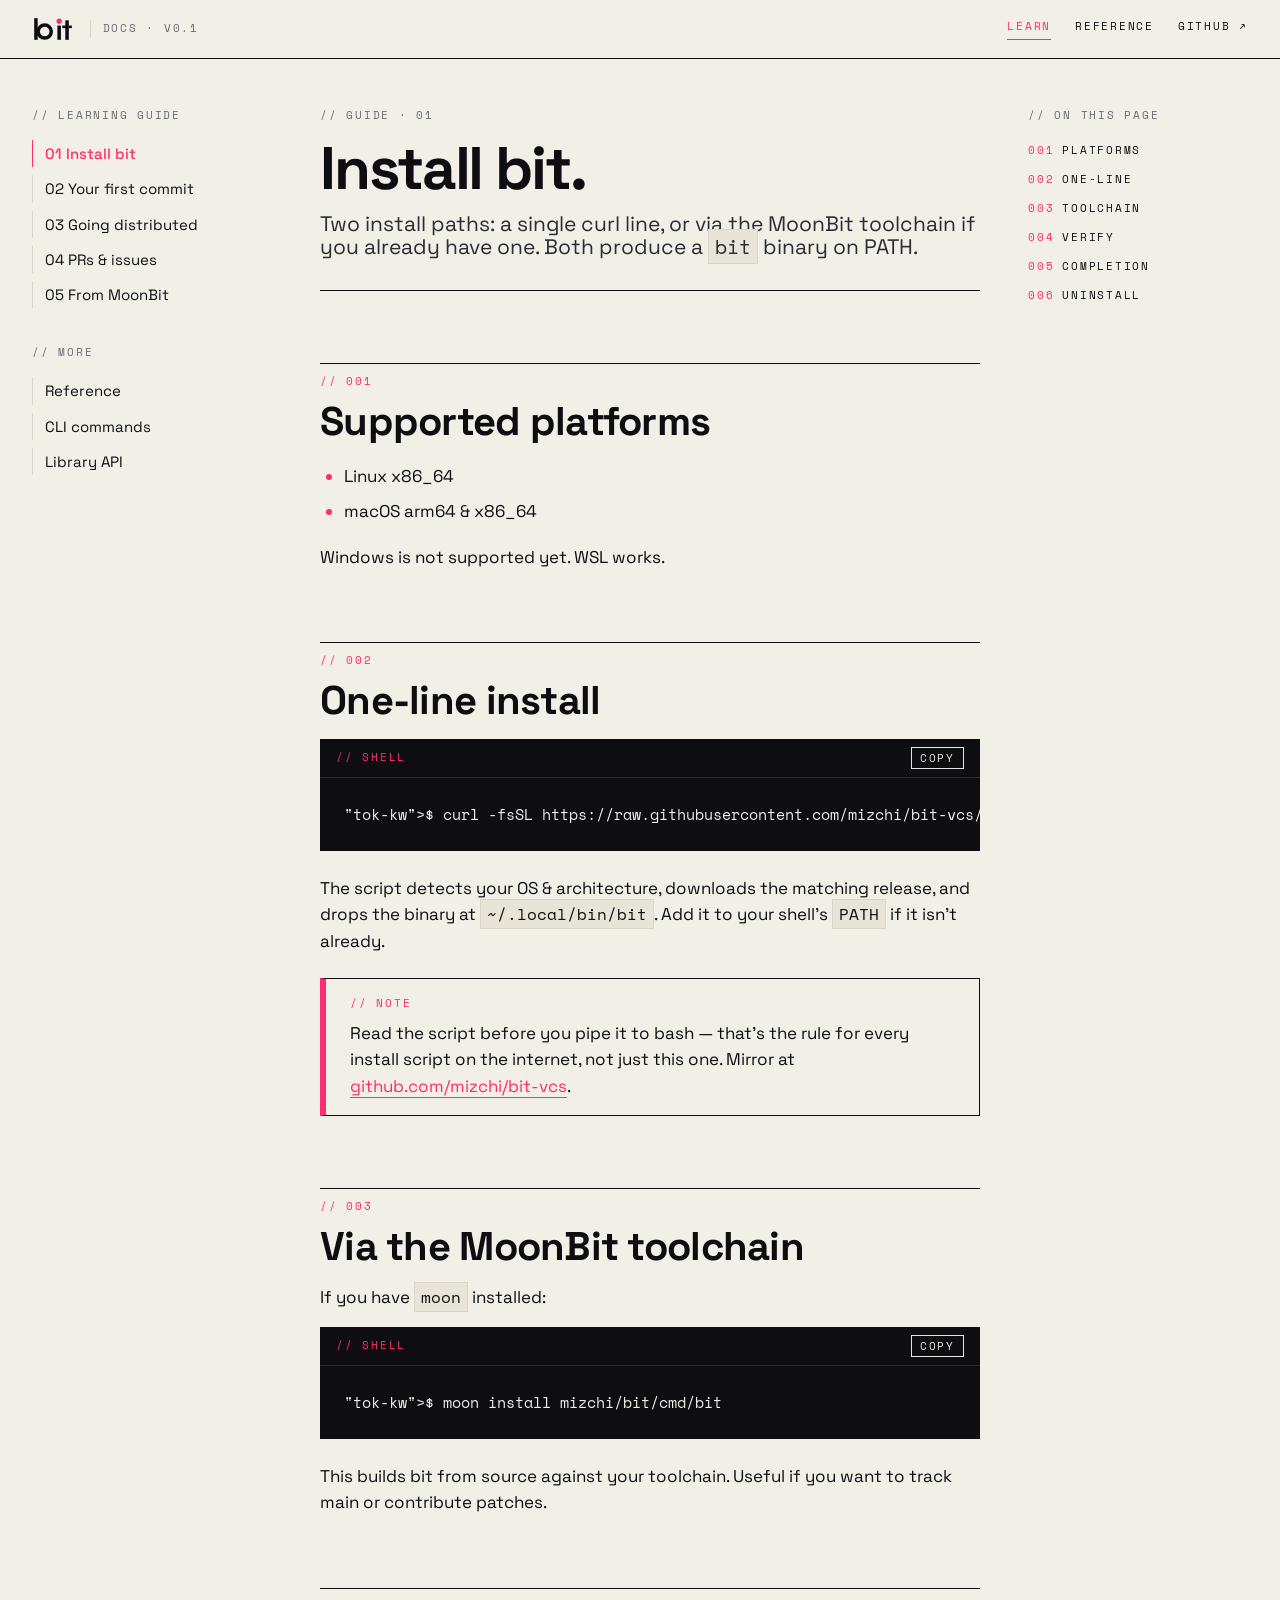
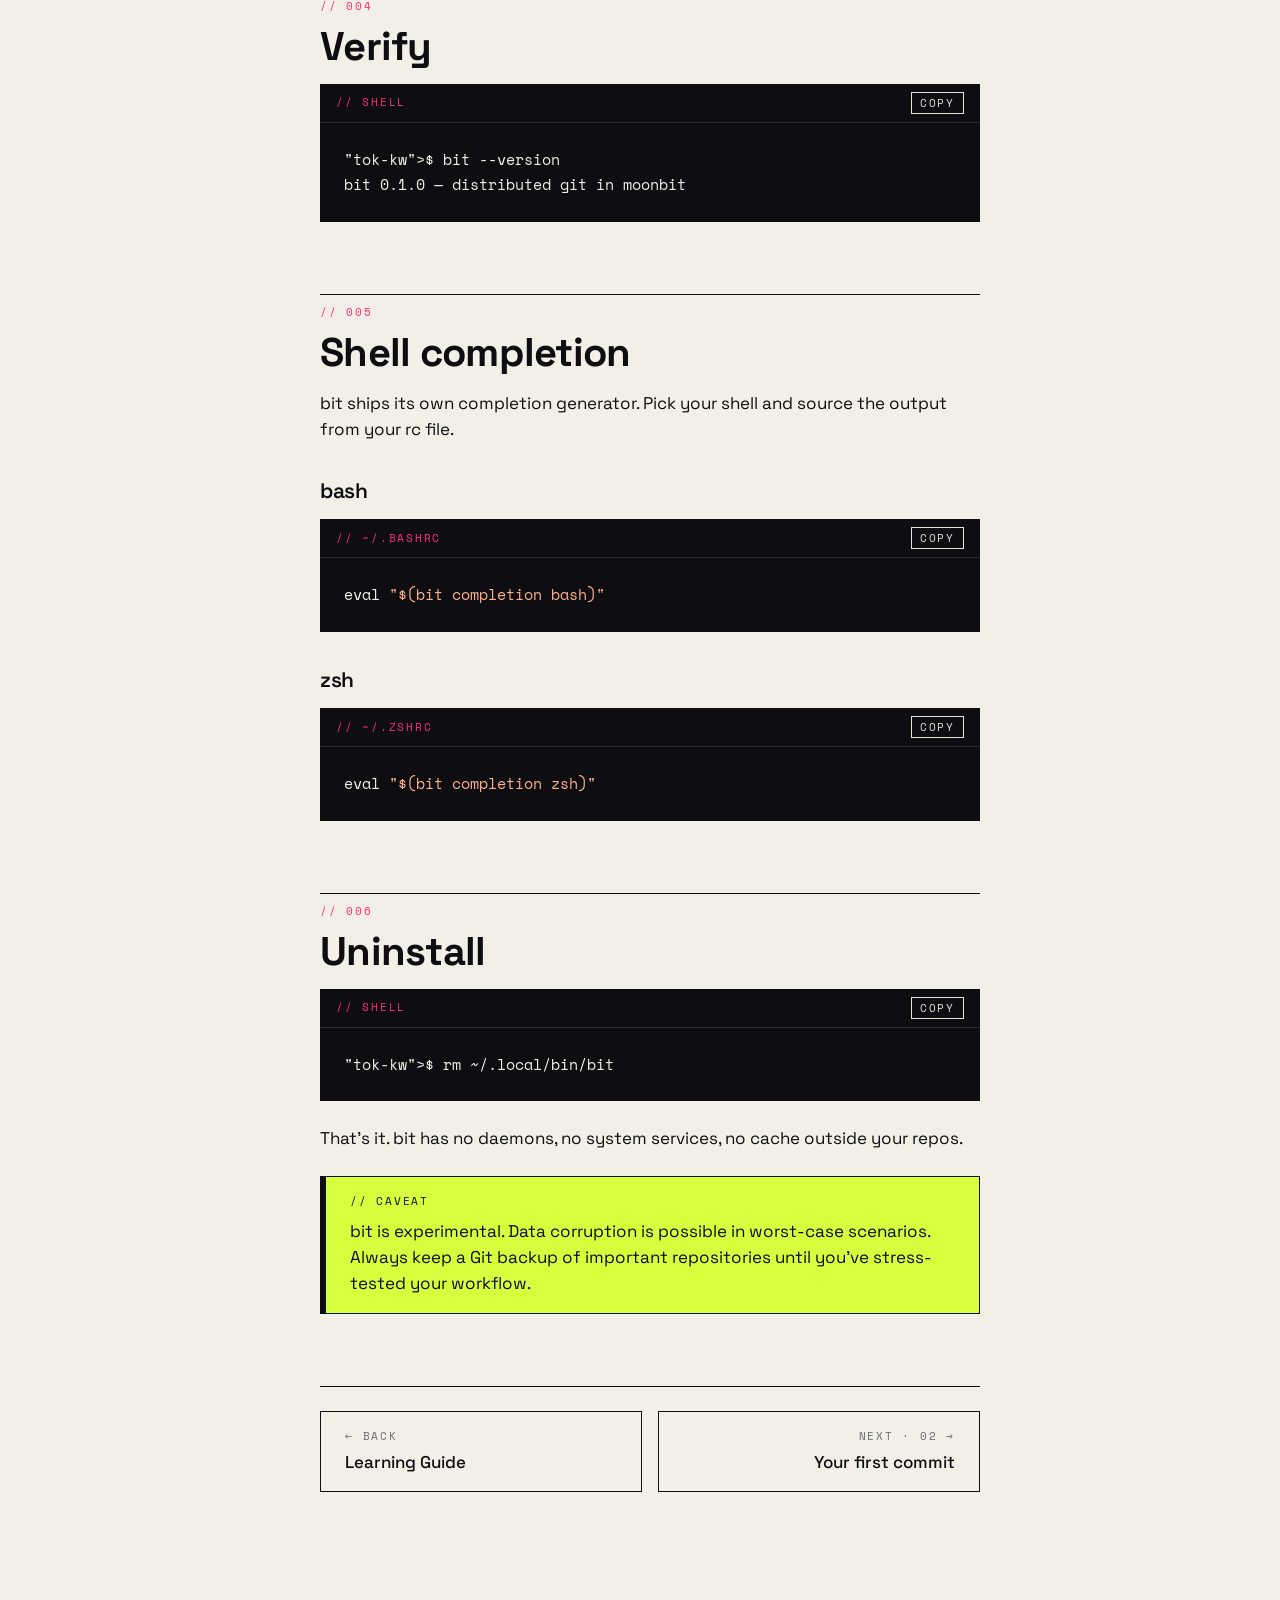
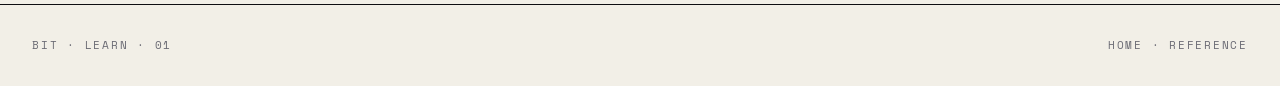
<file: site/learn/install.html>
<!doctype html>
<html lang="en">
<head>
<meta charset="utf-8">
<meta name="viewport" content="width=device-width,initial-scale=1">
<title>Install bit — Learning Guide</title>
<link rel="icon" href="../assets/img/logo.svg" type="image/svg+xml">
<link rel="stylesheet" href="../assets/tokens.css">
<link rel="stylesheet" href="../assets/site.css">
</head>
<body>

<header class="topbar">
  <div class="topbar__brand">
    <a href="../" class="plain"><img src="../assets/img/wordmark.svg" alt="bit"></a>
    <span class="ver">docs · v0.1</span>
  </div>
  <button class="topbar__menu" aria-label="menu"><span></span><span></span><span></span></button>
  <nav>
    <a href="./" class="active">Learn</a>
    <a href="../reference/">Reference</a>
    <a href="https://github.com/mizchi/bit" target="_blank" rel="noopener">GitHub ↗</a>
  </nav>
</header>

<div class="layout">

  <aside class="side">
    <h4>// Learning Guide</h4>
    <ul>
      <li><a href="install.html" class="active">01 Install bit</a></li>
      <li><a href="first-commit.html">02 Your first commit</a></li>
      <li><a href="distributed.html">03 Going distributed</a></li>
      <li><a href="hub.html">04 PRs &amp; issues</a></li>
      <li><a href="moonbit.html">05 From MoonBit</a></li>
    </ul>
    <h4>// More</h4>
    <ul>
      <li><a href="../reference/">Reference</a></li>
      <li><a href="../reference/cli.html">CLI commands</a></li>
      <li><a href="../reference/library.html">Library API</a></li>
    </ul>
  </aside>

  <article>
    <header class="title">
      <p class="kicker">// guide · 01</p>
      <h1>Install bit.</h1>
      <p class="lead">Two install paths: a single curl line, or via the MoonBit toolchain if you already have one. Both produce a <code>bit</code> binary on PATH.</p>
    </header>

    <h2 data-num="// 001">Supported platforms</h2>
    <ul>
      <li>Linux x86_64</li>
      <li>macOS arm64 &amp; x86_64</li>
    </ul>
    <p>Windows is not supported yet. WSL works.</p>

    <h2 data-num="// 002">One-line install</h2>
    <div class="codeblock">
      <div class="codeblock__bar"><span class="lang">// shell</span><button class="codeblock__copy">copy</button></div>
      <pre><code data-lang="bash">$ curl -fsSL https://raw.githubusercontent.com/mizchi/bit-vcs/main/install.sh | bash</code></pre>
    </div>
    <p>The script detects your OS &amp; architecture, downloads the matching release, and drops the binary at <code>~/.local/bin/bit</code>. Add it to your shell's <code>PATH</code> if it isn't already.</p>

    <div class="callout">
      <p class="kicker">// note</p>
      <p>Read the script before you pipe it to bash — that's the rule for every install script on the internet, not just this one. Mirror at <a href="https://github.com/mizchi/bit-vcs/blob/main/install.sh" target="_blank" rel="noopener">github.com/mizchi/bit-vcs</a>.</p>
    </div>

    <h2 data-num="// 003">Via the MoonBit toolchain</h2>
    <p>If you have <code>moon</code> installed:</p>
    <div class="codeblock">
      <div class="codeblock__bar"><span class="lang">// shell</span><button class="codeblock__copy">copy</button></div>
      <pre><code data-lang="bash">$ moon install mizchi/bit/cmd/bit</code></pre>
    </div>
    <p>This builds bit from source against your toolchain. Useful if you want to track main or contribute patches.</p>

    <h2 data-num="// 004">Verify</h2>
    <div class="codeblock">
      <div class="codeblock__bar"><span class="lang">// shell</span><button class="codeblock__copy">copy</button></div>
      <pre><code data-lang="bash">$ bit --version
bit 0.1.0 — distributed git in moonbit</code></pre>
    </div>

    <h2 data-num="// 005">Shell completion</h2>
    <p>bit ships its own completion generator. Pick your shell and source the output from your rc file.</p>

    <h3>bash</h3>
    <div class="codeblock">
      <div class="codeblock__bar"><span class="lang">// ~/.bashrc</span><button class="codeblock__copy">copy</button></div>
      <pre><code data-lang="bash">eval "$(bit completion bash)"</code></pre>
    </div>

    <h3>zsh</h3>
    <div class="codeblock">
      <div class="codeblock__bar"><span class="lang">// ~/.zshrc</span><button class="codeblock__copy">copy</button></div>
      <pre><code data-lang="bash">eval "$(bit completion zsh)"</code></pre>
    </div>

    <h2 data-num="// 006">Uninstall</h2>
    <div class="codeblock">
      <div class="codeblock__bar"><span class="lang">// shell</span><button class="codeblock__copy">copy</button></div>
      <pre><code data-lang="bash">$ rm ~/.local/bin/bit</code></pre>
    </div>
    <p>That's it. bit has no daemons, no system services, no cache outside your repos.</p>

    <div class="callout callout--acid">
      <p class="kicker">// caveat</p>
      <p>bit is experimental. Data corruption is possible in worst-case scenarios. Always keep a Git backup of important repositories until you've stress-tested your workflow.</p>
    </div>

    <nav class="pager">
      <a href="./">
        <span class="pager__k">← back</span>
        <span class="pager__t">Learning Guide</span>
      </a>
      <a class="next" href="first-commit.html">
        <span class="pager__k">next · 02 →</span>
        <span class="pager__t">Your first commit</span>
      </a>
    </nav>
  </article>

  <aside class="toc">
    <h4>// on this page</h4>
    <ul>
      <li><a href="#"><span class="num">001</span> Platforms</a></li>
      <li><a href="#"><span class="num">002</span> One-line</a></li>
      <li><a href="#"><span class="num">003</span> Toolchain</a></li>
      <li><a href="#"><span class="num">004</span> Verify</a></li>
      <li><a href="#"><span class="num">005</span> Completion</a></li>
      <li><a href="#"><span class="num">006</span> Uninstall</a></li>
    </ul>
  </aside>

</div>

<footer class="site">
  <span>bit · learn · 01</span>
  <span><a href="../">Home</a> · <a href="../reference/">Reference</a></span>
</footer>

<script src="../assets/syntax.js"></script>
<script src="../assets/site.js"></script>
</body>
</html>
</file>
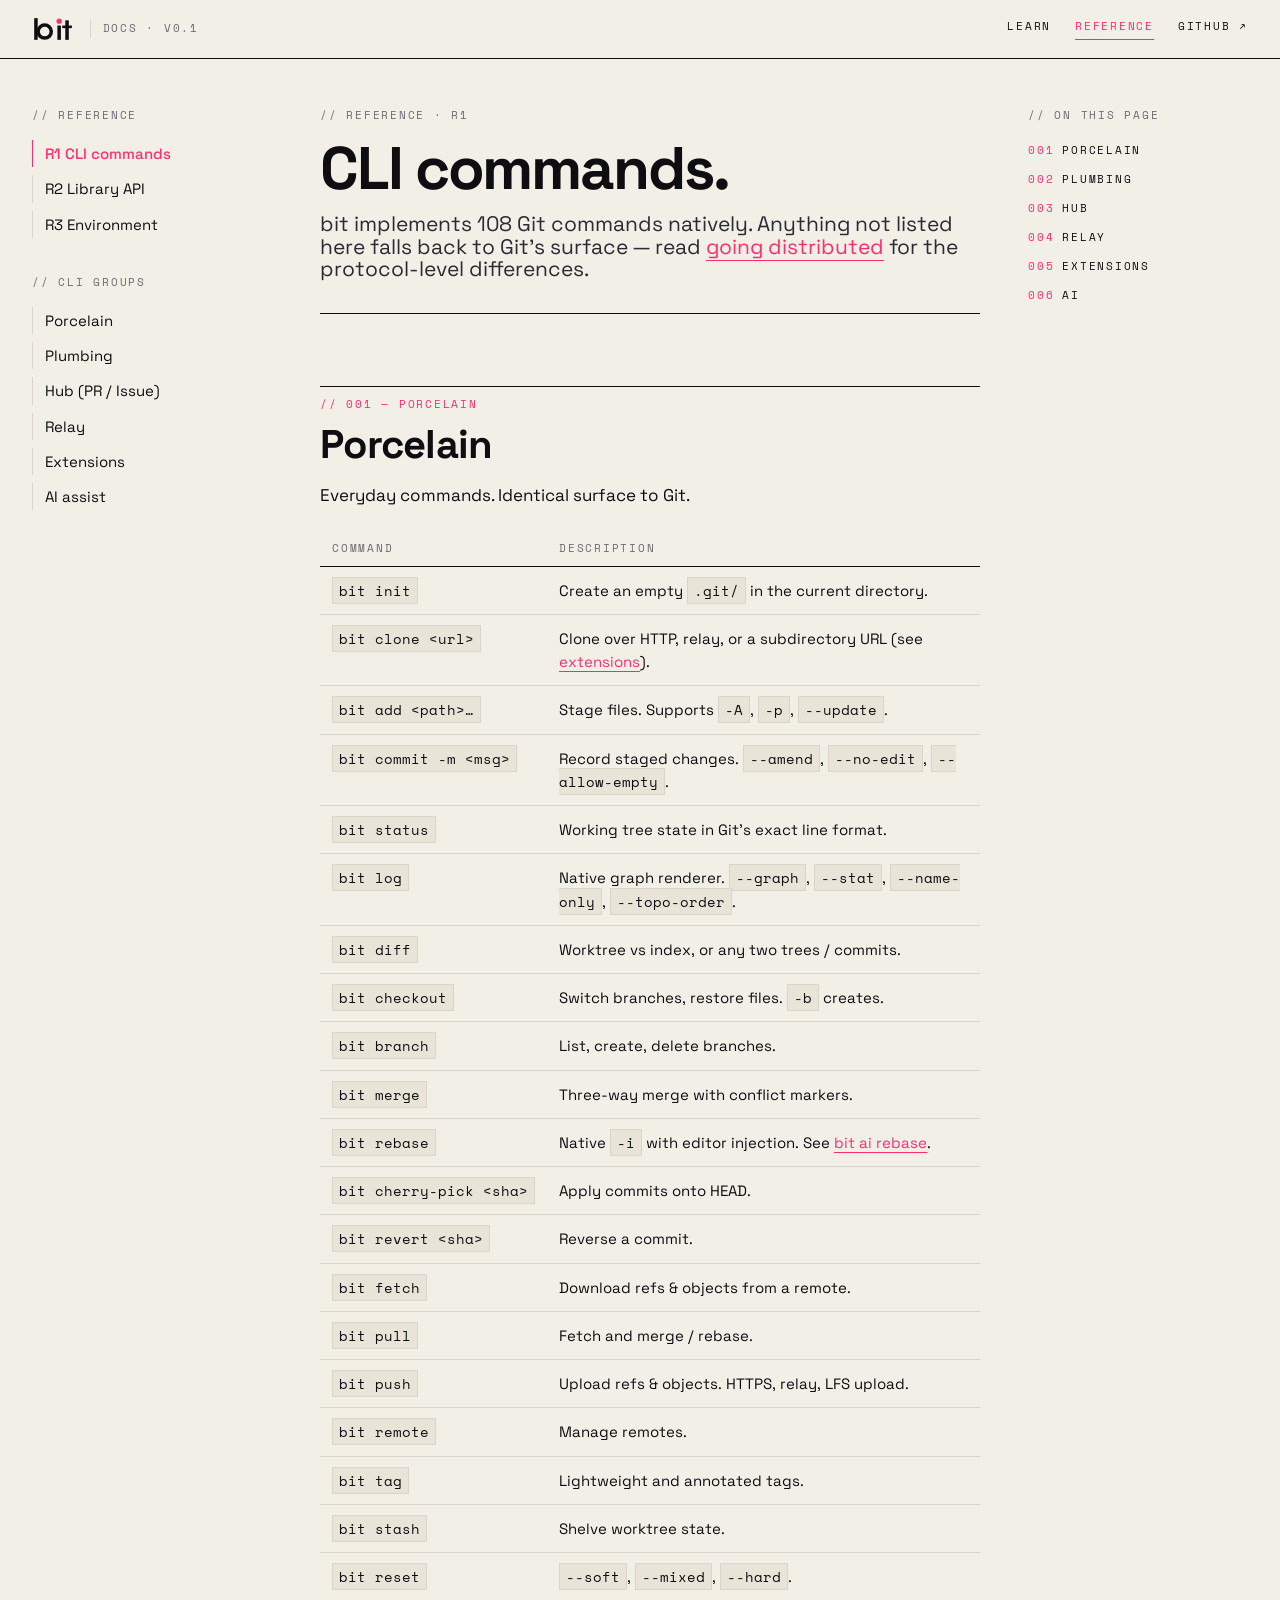
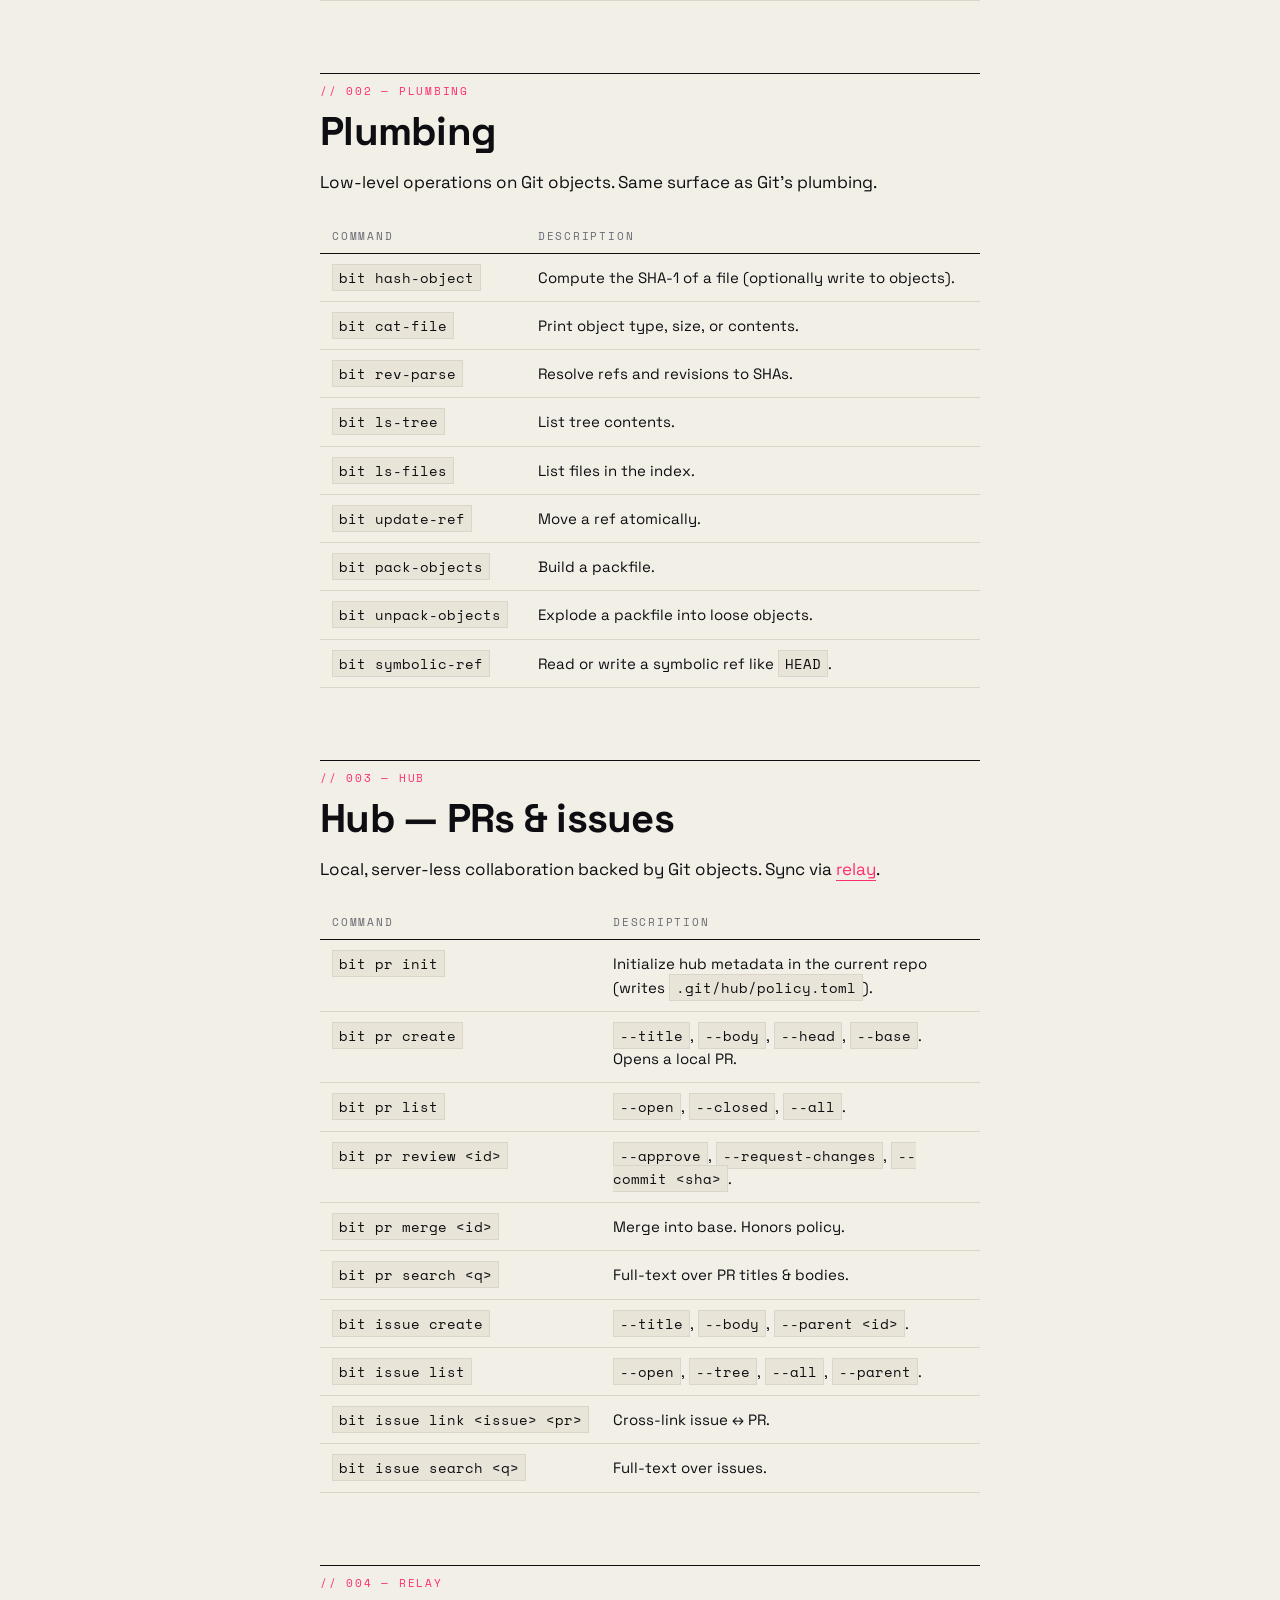
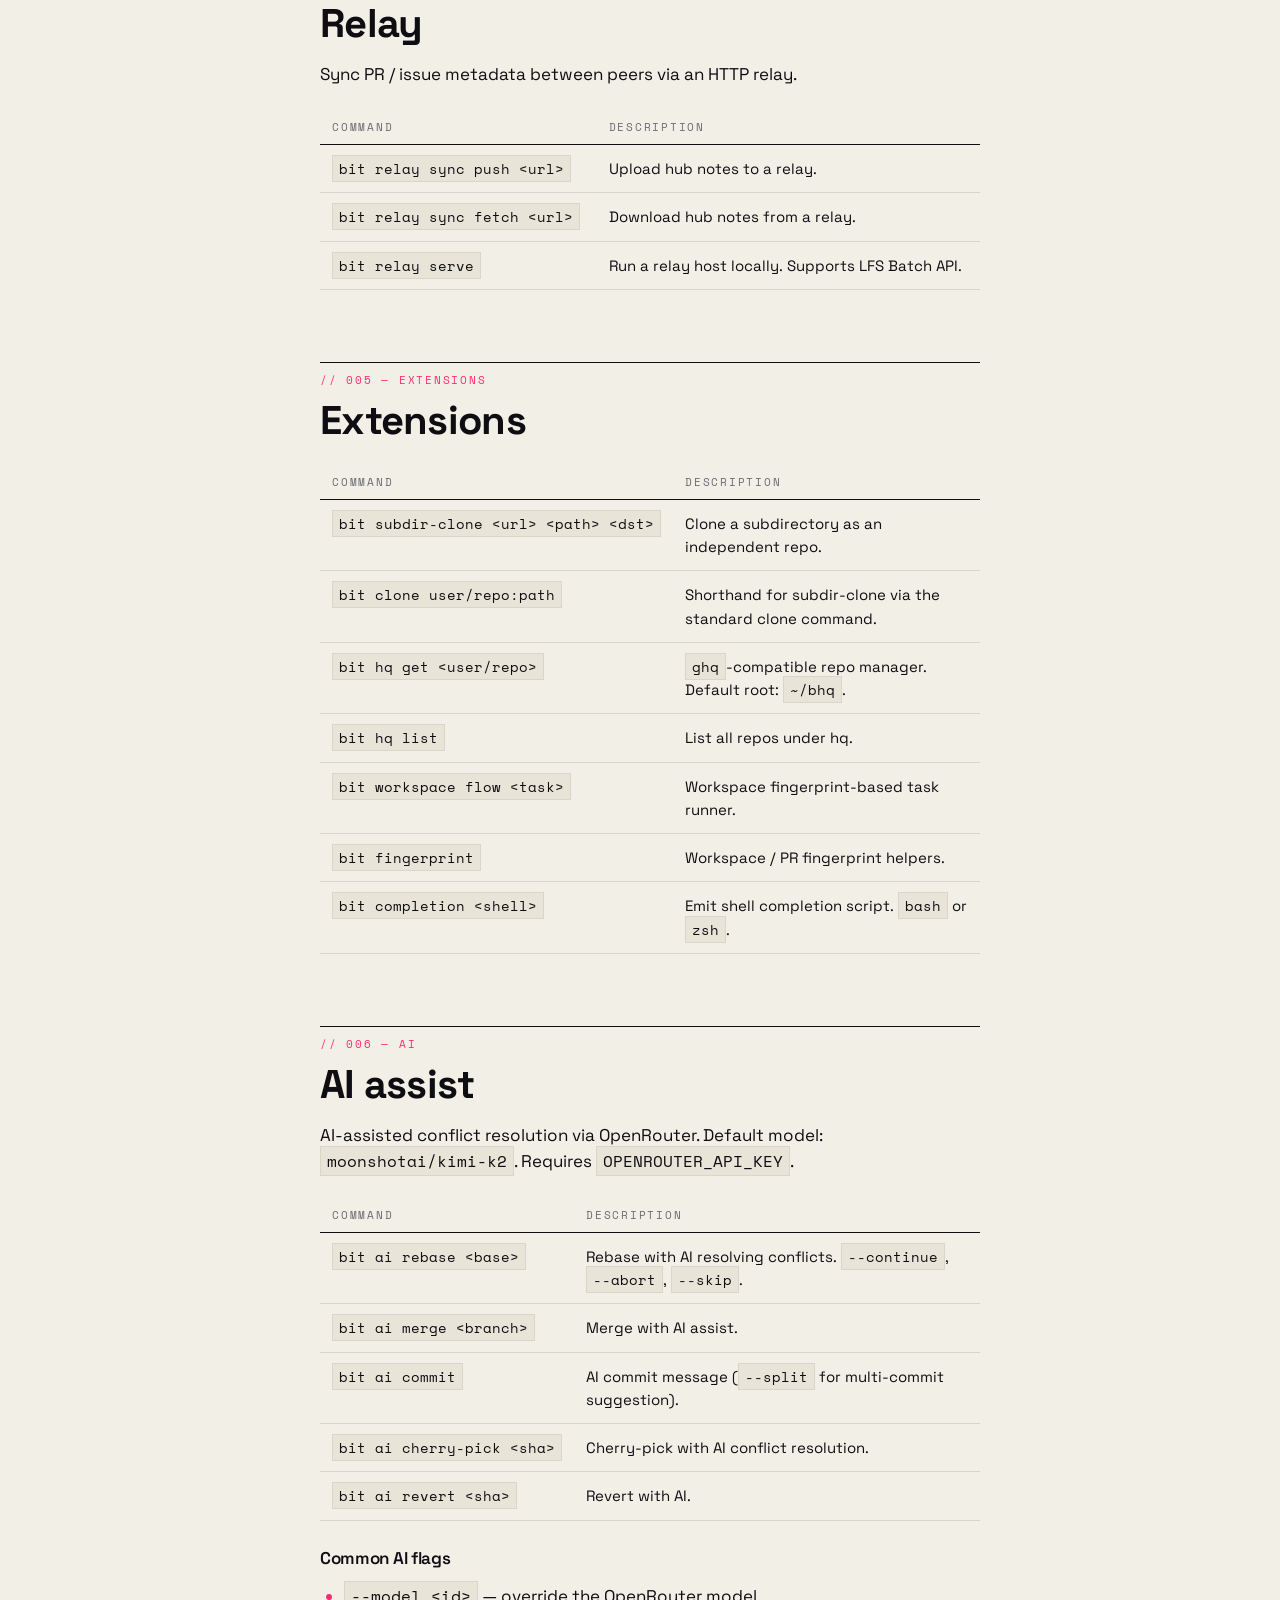
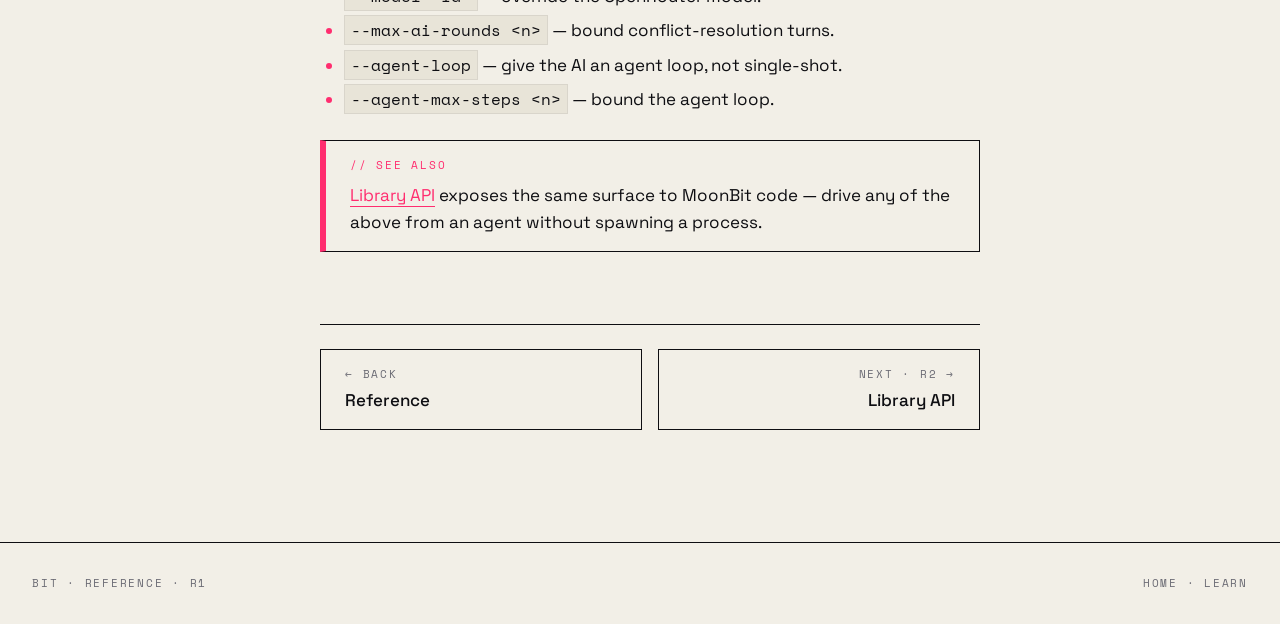
<file: site/reference/cli.html>
<!doctype html>
<html lang="en">
<head>
<meta charset="utf-8">
<meta name="viewport" content="width=device-width,initial-scale=1">
<title>CLI commands — Reference</title>
<link rel="icon" href="../assets/img/logo.svg" type="image/svg+xml">
<link rel="stylesheet" href="../assets/tokens.css">
<link rel="stylesheet" href="../assets/site.css">
</head>
<body>

<header class="topbar">
  <div class="topbar__brand">
    <a href="../" class="plain"><img src="../assets/img/wordmark.svg" alt="bit"></a>
    <span class="ver">docs · v0.1</span>
  </div>
  <button class="topbar__menu" aria-label="menu"><span></span><span></span><span></span></button>
  <nav>
    <a href="../learn/">Learn</a>
    <a href="./" class="active">Reference</a>
    <a href="https://github.com/mizchi/bit" target="_blank" rel="noopener">GitHub ↗</a>
  </nav>
</header>

<div class="layout">

  <aside class="side">
    <h4>// Reference</h4>
    <ul>
      <li><a href="cli.html" class="active">R1 CLI commands</a></li>
      <li><a href="library.html">R2 Library API</a></li>
      <li><a href="env.html">R3 Environment</a></li>
    </ul>
    <h4>// CLI groups</h4>
    <ul>
      <li><a href="#porcelain">Porcelain</a></li>
      <li><a href="#plumbing">Plumbing</a></li>
      <li><a href="#hub">Hub (PR / Issue)</a></li>
      <li><a href="#relay">Relay</a></li>
      <li><a href="#extensions">Extensions</a></li>
      <li><a href="#ai">AI assist</a></li>
    </ul>
  </aside>

  <article>
    <header class="title">
      <p class="kicker">// reference · R1</p>
      <h1>CLI commands.</h1>
      <p class="lead">bit implements 108 Git commands natively. Anything not listed here falls back to Git's surface — read <a href="../learn/distributed.html">going distributed</a> for the protocol-level differences.</p>
    </header>

    <h2 id="porcelain" data-num="// 001 — porcelain">Porcelain</h2>
    <p>Everyday commands. Identical surface to Git.</p>
    <table>
      <thead><tr><th>Command</th><th>Description</th></tr></thead>
      <tbody>
        <tr><td><code>bit init</code></td><td>Create an empty <code>.git/</code> in the current directory.</td></tr>
        <tr><td><code>bit clone &lt;url&gt;</code></td><td>Clone over HTTP, relay, or a subdirectory URL (see <a href="#extensions">extensions</a>).</td></tr>
        <tr><td><code>bit add &lt;path&gt;…</code></td><td>Stage files. Supports <code>-A</code>, <code>-p</code>, <code>--update</code>.</td></tr>
        <tr><td><code>bit commit -m &lt;msg&gt;</code></td><td>Record staged changes. <code>--amend</code>, <code>--no-edit</code>, <code>--allow-empty</code>.</td></tr>
        <tr><td><code>bit status</code></td><td>Working tree state in Git's exact line format.</td></tr>
        <tr><td><code>bit log</code></td><td>Native graph renderer. <code>--graph</code>, <code>--stat</code>, <code>--name-only</code>, <code>--topo-order</code>.</td></tr>
        <tr><td><code>bit diff</code></td><td>Worktree vs index, or any two trees / commits.</td></tr>
        <tr><td><code>bit checkout</code></td><td>Switch branches, restore files. <code>-b</code> creates.</td></tr>
        <tr><td><code>bit branch</code></td><td>List, create, delete branches.</td></tr>
        <tr><td><code>bit merge</code></td><td>Three-way merge with conflict markers.</td></tr>
        <tr><td><code>bit rebase</code></td><td>Native <code>-i</code> with editor injection. See <a href="#ai">bit ai rebase</a>.</td></tr>
        <tr><td><code>bit cherry-pick &lt;sha&gt;</code></td><td>Apply commits onto HEAD.</td></tr>
        <tr><td><code>bit revert &lt;sha&gt;</code></td><td>Reverse a commit.</td></tr>
        <tr><td><code>bit fetch</code></td><td>Download refs &amp; objects from a remote.</td></tr>
        <tr><td><code>bit pull</code></td><td>Fetch and merge / rebase.</td></tr>
        <tr><td><code>bit push</code></td><td>Upload refs &amp; objects. HTTPS, relay, LFS upload.</td></tr>
        <tr><td><code>bit remote</code></td><td>Manage remotes.</td></tr>
        <tr><td><code>bit tag</code></td><td>Lightweight and annotated tags.</td></tr>
        <tr><td><code>bit stash</code></td><td>Shelve worktree state.</td></tr>
        <tr><td><code>bit reset</code></td><td><code>--soft</code>, <code>--mixed</code>, <code>--hard</code>.</td></tr>
      </tbody>
    </table>

    <h2 id="plumbing" data-num="// 002 — plumbing">Plumbing</h2>
    <p>Low-level operations on Git objects. Same surface as Git's plumbing.</p>
    <table>
      <thead><tr><th>Command</th><th>Description</th></tr></thead>
      <tbody>
        <tr><td><code>bit hash-object</code></td><td>Compute the SHA-1 of a file (optionally write to objects).</td></tr>
        <tr><td><code>bit cat-file</code></td><td>Print object type, size, or contents.</td></tr>
        <tr><td><code>bit rev-parse</code></td><td>Resolve refs and revisions to SHAs.</td></tr>
        <tr><td><code>bit ls-tree</code></td><td>List tree contents.</td></tr>
        <tr><td><code>bit ls-files</code></td><td>List files in the index.</td></tr>
        <tr><td><code>bit update-ref</code></td><td>Move a ref atomically.</td></tr>
        <tr><td><code>bit pack-objects</code></td><td>Build a packfile.</td></tr>
        <tr><td><code>bit unpack-objects</code></td><td>Explode a packfile into loose objects.</td></tr>
        <tr><td><code>bit symbolic-ref</code></td><td>Read or write a symbolic ref like <code>HEAD</code>.</td></tr>
      </tbody>
    </table>

    <h2 id="hub" data-num="// 003 — hub">Hub — PRs &amp; issues</h2>
    <p>Local, server-less collaboration backed by Git objects. Sync via <a href="#relay">relay</a>.</p>
    <table>
      <thead><tr><th>Command</th><th>Description</th></tr></thead>
      <tbody>
        <tr><td><code>bit pr init</code></td><td>Initialize hub metadata in the current repo (writes <code>.git/hub/policy.toml</code>).</td></tr>
        <tr><td><code>bit pr create</code></td><td><code>--title</code>, <code>--body</code>, <code>--head</code>, <code>--base</code>. Opens a local PR.</td></tr>
        <tr><td><code>bit pr list</code></td><td><code>--open</code>, <code>--closed</code>, <code>--all</code>.</td></tr>
        <tr><td><code>bit pr review &lt;id&gt;</code></td><td><code>--approve</code>, <code>--request-changes</code>, <code>--commit &lt;sha&gt;</code>.</td></tr>
        <tr><td><code>bit pr merge &lt;id&gt;</code></td><td>Merge into base. Honors policy.</td></tr>
        <tr><td><code>bit pr search &lt;q&gt;</code></td><td>Full-text over PR titles &amp; bodies.</td></tr>
        <tr><td><code>bit issue create</code></td><td><code>--title</code>, <code>--body</code>, <code>--parent &lt;id&gt;</code>.</td></tr>
        <tr><td><code>bit issue list</code></td><td><code>--open</code>, <code>--tree</code>, <code>--all</code>, <code>--parent</code>.</td></tr>
        <tr><td><code>bit issue link &lt;issue&gt; &lt;pr&gt;</code></td><td>Cross-link issue ↔ PR.</td></tr>
        <tr><td><code>bit issue search &lt;q&gt;</code></td><td>Full-text over issues.</td></tr>
      </tbody>
    </table>

    <h2 id="relay" data-num="// 004 — relay">Relay</h2>
    <p>Sync PR / issue metadata between peers via an HTTP relay.</p>
    <table>
      <thead><tr><th>Command</th><th>Description</th></tr></thead>
      <tbody>
        <tr><td><code>bit relay sync push &lt;url&gt;</code></td><td>Upload hub notes to a relay.</td></tr>
        <tr><td><code>bit relay sync fetch &lt;url&gt;</code></td><td>Download hub notes from a relay.</td></tr>
        <tr><td><code>bit relay serve</code></td><td>Run a relay host locally. Supports LFS Batch API.</td></tr>
      </tbody>
    </table>

    <h2 id="extensions" data-num="// 005 — extensions">Extensions</h2>
    <table>
      <thead><tr><th>Command</th><th>Description</th></tr></thead>
      <tbody>
        <tr><td><code>bit subdir-clone &lt;url&gt; &lt;path&gt; &lt;dst&gt;</code></td><td>Clone a subdirectory as an independent repo.</td></tr>
        <tr><td><code>bit clone user/repo:path</code></td><td>Shorthand for subdir-clone via the standard clone command.</td></tr>
        <tr><td><code>bit hq get &lt;user/repo&gt;</code></td><td><code>ghq</code>-compatible repo manager. Default root: <code>~/bhq</code>.</td></tr>
        <tr><td><code>bit hq list</code></td><td>List all repos under hq.</td></tr>
        <tr><td><code>bit workspace flow &lt;task&gt;</code></td><td>Workspace fingerprint-based task runner.</td></tr>
        <tr><td><code>bit fingerprint</code></td><td>Workspace / PR fingerprint helpers.</td></tr>
        <tr><td><code>bit completion &lt;shell&gt;</code></td><td>Emit shell completion script. <code>bash</code> or <code>zsh</code>.</td></tr>
      </tbody>
    </table>

    <h2 id="ai" data-num="// 006 — ai">AI assist</h2>
    <p>AI-assisted conflict resolution via OpenRouter. Default model: <code>moonshotai/kimi-k2</code>. Requires <code>OPENROUTER_API_KEY</code>.</p>
    <table>
      <thead><tr><th>Command</th><th>Description</th></tr></thead>
      <tbody>
        <tr><td><code>bit ai rebase &lt;base&gt;</code></td><td>Rebase with AI resolving conflicts. <code>--continue</code>, <code>--abort</code>, <code>--skip</code>.</td></tr>
        <tr><td><code>bit ai merge &lt;branch&gt;</code></td><td>Merge with AI assist.</td></tr>
        <tr><td><code>bit ai commit</code></td><td>AI commit message (<code>--split</code> for multi-commit suggestion).</td></tr>
        <tr><td><code>bit ai cherry-pick &lt;sha&gt;</code></td><td>Cherry-pick with AI conflict resolution.</td></tr>
        <tr><td><code>bit ai revert &lt;sha&gt;</code></td><td>Revert with AI.</td></tr>
      </tbody>
    </table>

    <h4>Common AI flags</h4>
    <ul>
      <li><code>--model &lt;id&gt;</code> — override the OpenRouter model.</li>
      <li><code>--max-ai-rounds &lt;n&gt;</code> — bound conflict-resolution turns.</li>
      <li><code>--agent-loop</code> — give the AI an agent loop, not single-shot.</li>
      <li><code>--agent-max-steps &lt;n&gt;</code> — bound the agent loop.</li>
    </ul>

    <div class="callout">
      <p class="kicker">// see also</p>
      <p><a href="library.html">Library API</a> exposes the same surface to MoonBit code — drive any of the above from an agent without spawning a process.</p>
    </div>

    <nav class="pager">
      <a href="./">
        <span class="pager__k">← back</span>
        <span class="pager__t">Reference</span>
      </a>
      <a class="next" href="library.html">
        <span class="pager__k">next · R2 →</span>
        <span class="pager__t">Library API</span>
      </a>
    </nav>
  </article>

  <aside class="toc">
    <h4>// on this page</h4>
    <ul>
      <li><a href="#porcelain"><span class="num">001</span> Porcelain</a></li>
      <li><a href="#plumbing"><span class="num">002</span> Plumbing</a></li>
      <li><a href="#hub"><span class="num">003</span> Hub</a></li>
      <li><a href="#relay"><span class="num">004</span> Relay</a></li>
      <li><a href="#extensions"><span class="num">005</span> Extensions</a></li>
      <li><a href="#ai"><span class="num">006</span> AI</a></li>
    </ul>
  </aside>

</div>

<footer class="site">
  <span>bit · reference · R1</span>
  <span><a href="../">Home</a> · <a href="../learn/">Learn</a></span>
</footer>

<script src="../assets/syntax.js"></script>
<script src="../assets/site.js"></script>
</body>
</html>
</file>
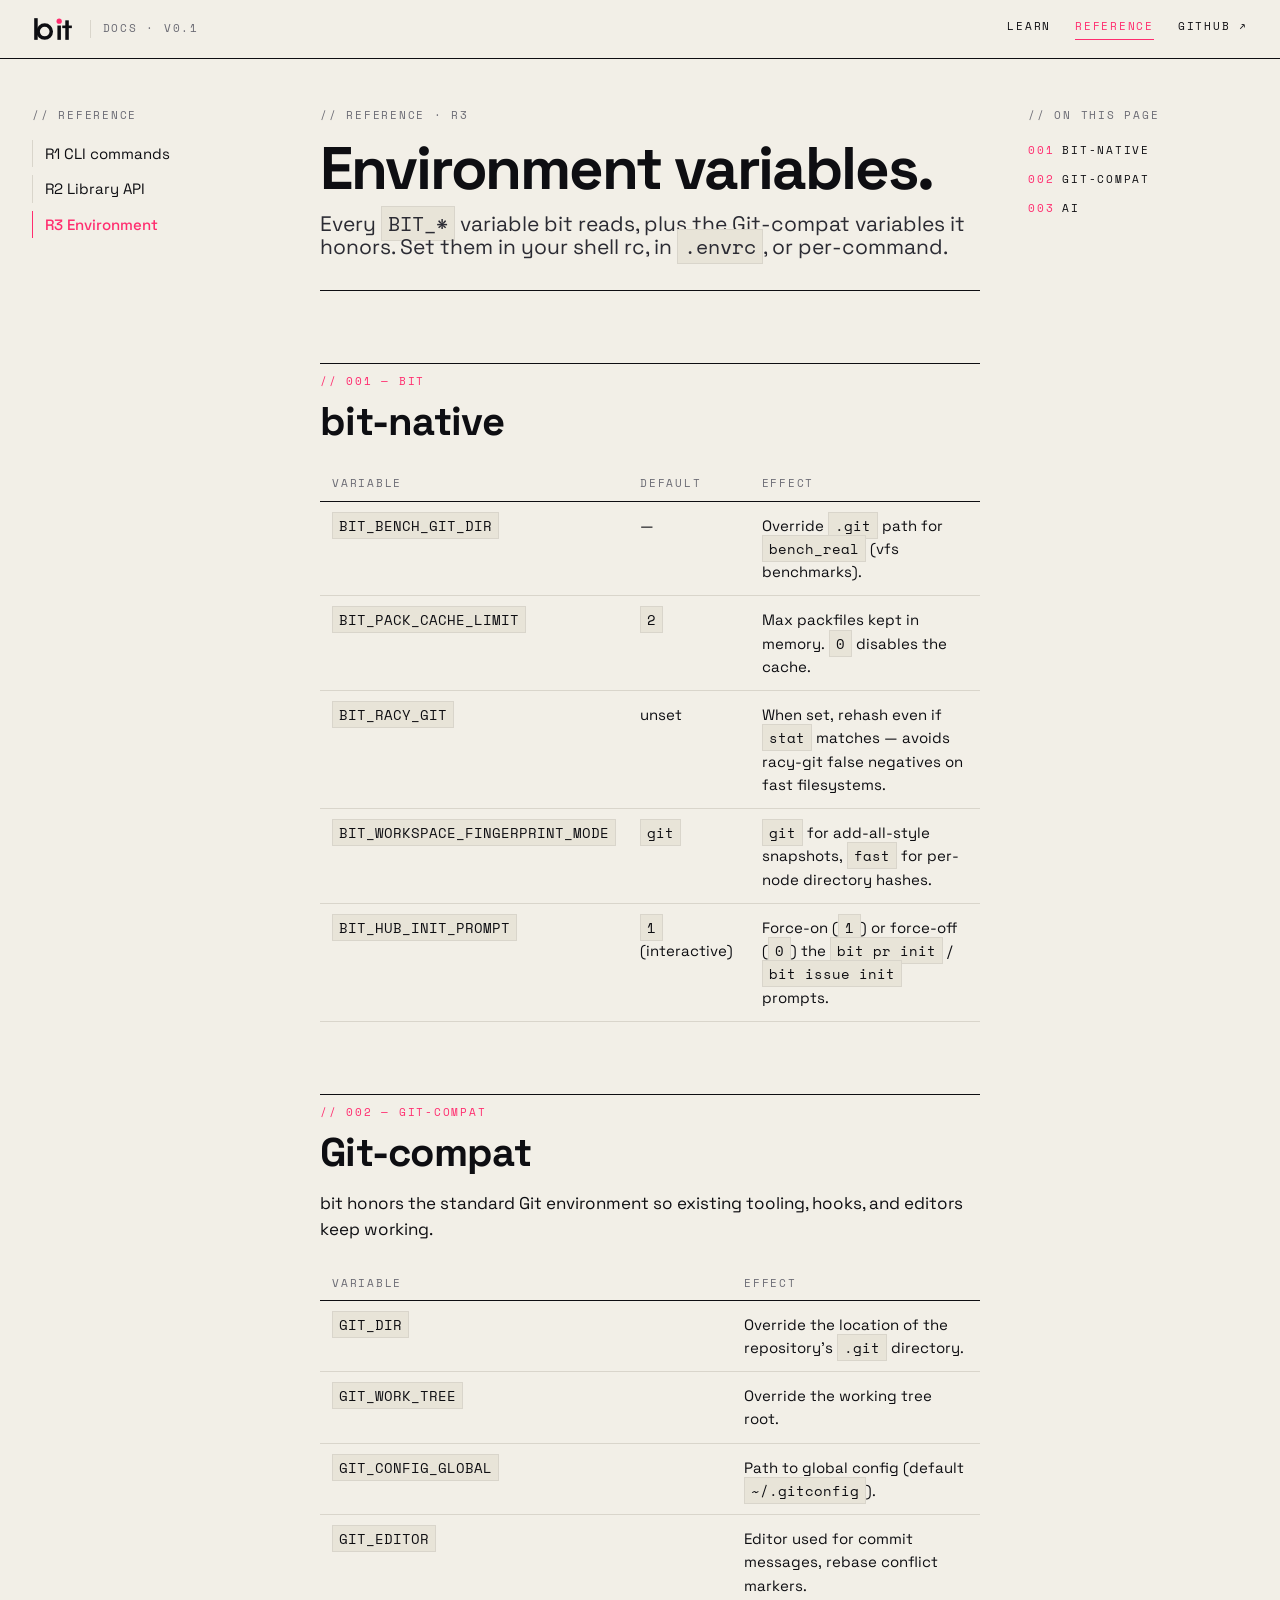
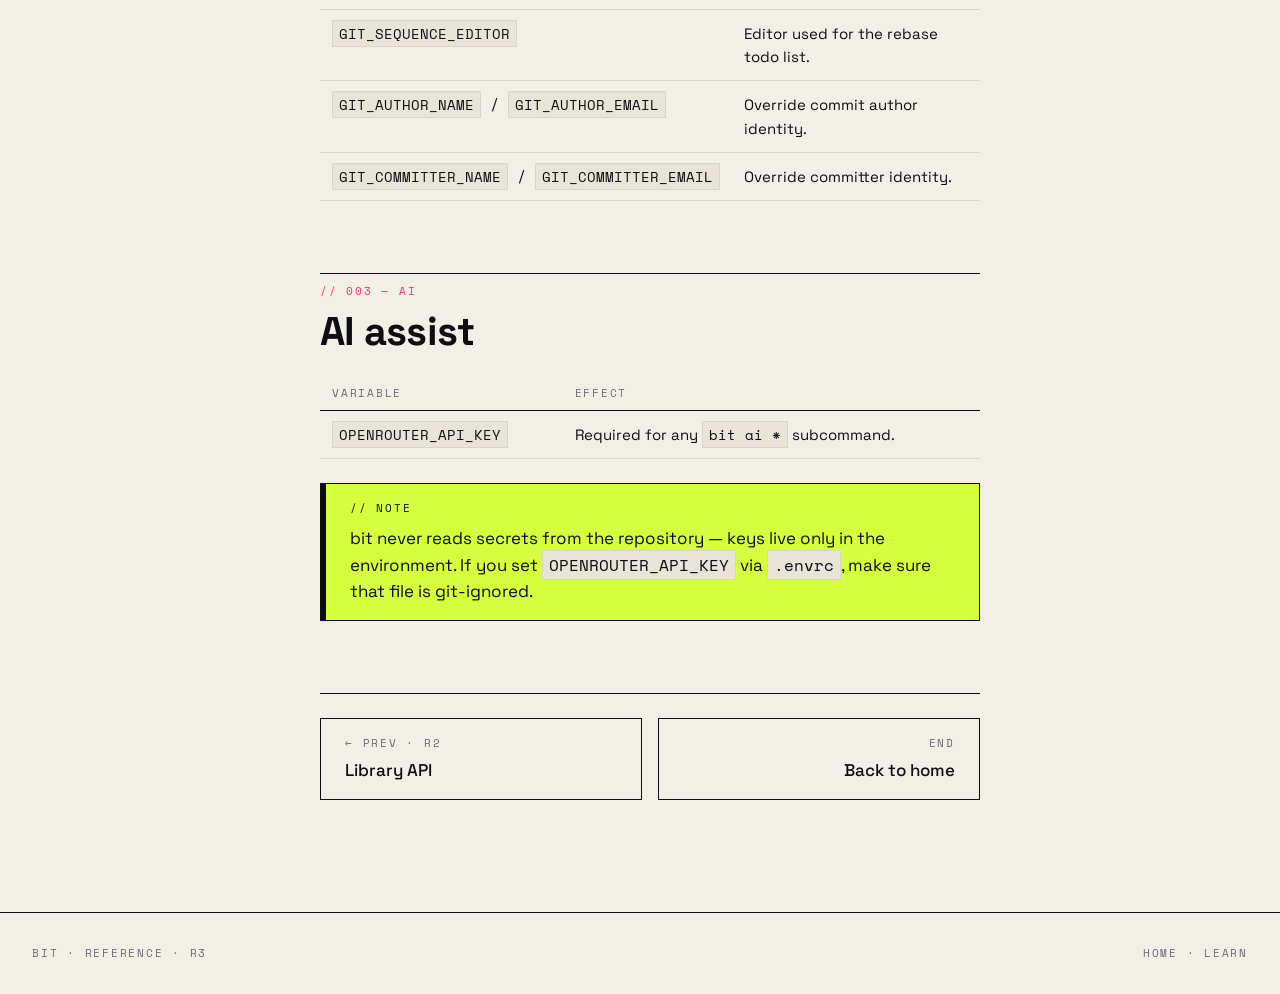
<file: site/reference/env.html>
<!doctype html>
<html lang="en">
<head>
<meta charset="utf-8">
<meta name="viewport" content="width=device-width,initial-scale=1">
<title>Environment — Reference</title>
<link rel="icon" href="../assets/img/logo.svg" type="image/svg+xml">
<link rel="stylesheet" href="../assets/tokens.css">
<link rel="stylesheet" href="../assets/site.css">
</head>
<body>

<header class="topbar">
  <div class="topbar__brand">
    <a href="../" class="plain"><img src="../assets/img/wordmark.svg" alt="bit"></a>
    <span class="ver">docs · v0.1</span>
  </div>
  <button class="topbar__menu" aria-label="menu"><span></span><span></span><span></span></button>
  <nav>
    <a href="../learn/">Learn</a>
    <a href="./" class="active">Reference</a>
    <a href="https://github.com/mizchi/bit" target="_blank" rel="noopener">GitHub ↗</a>
  </nav>
</header>

<div class="layout">

  <aside class="side">
    <h4>// Reference</h4>
    <ul>
      <li><a href="cli.html">R1 CLI commands</a></li>
      <li><a href="library.html">R2 Library API</a></li>
      <li><a href="env.html" class="active">R3 Environment</a></li>
    </ul>
  </aside>

  <article>
    <header class="title">
      <p class="kicker">// reference · R3</p>
      <h1>Environment variables.</h1>
      <p class="lead">Every <code>BIT_*</code> variable bit reads, plus the Git-compat variables it honors. Set them in your shell rc, in <code>.envrc</code>, or per-command.</p>
    </header>

    <h2 data-num="// 001 — bit">bit-native</h2>
    <table>
      <thead><tr><th>Variable</th><th>Default</th><th>Effect</th></tr></thead>
      <tbody>
        <tr><td><code>BIT_BENCH_GIT_DIR</code></td><td>—</td><td>Override <code>.git</code> path for <code>bench_real</code> (vfs benchmarks).</td></tr>
        <tr><td><code>BIT_PACK_CACHE_LIMIT</code></td><td><code>2</code></td><td>Max packfiles kept in memory. <code>0</code> disables the cache.</td></tr>
        <tr><td><code>BIT_RACY_GIT</code></td><td>unset</td><td>When set, rehash even if <code>stat</code> matches — avoids racy-git false negatives on fast filesystems.</td></tr>
        <tr><td><code>BIT_WORKSPACE_FINGERPRINT_MODE</code></td><td><code>git</code></td><td><code>git</code> for add-all-style snapshots, <code>fast</code> for per-node directory hashes.</td></tr>
        <tr><td><code>BIT_HUB_INIT_PROMPT</code></td><td><code>1</code> (interactive)</td><td>Force-on (<code>1</code>) or force-off (<code>0</code>) the <code>bit pr init</code> / <code>bit issue init</code> prompts.</td></tr>
      </tbody>
    </table>

    <h2 data-num="// 002 — git-compat">Git-compat</h2>
    <p>bit honors the standard Git environment so existing tooling, hooks, and editors keep working.</p>
    <table>
      <thead><tr><th>Variable</th><th>Effect</th></tr></thead>
      <tbody>
        <tr><td><code>GIT_DIR</code></td><td>Override the location of the repository's <code>.git</code> directory.</td></tr>
        <tr><td><code>GIT_WORK_TREE</code></td><td>Override the working tree root.</td></tr>
        <tr><td><code>GIT_CONFIG_GLOBAL</code></td><td>Path to global config (default <code>~/.gitconfig</code>).</td></tr>
        <tr><td><code>GIT_EDITOR</code></td><td>Editor used for commit messages, rebase conflict markers.</td></tr>
        <tr><td><code>GIT_SEQUENCE_EDITOR</code></td><td>Editor used for the rebase todo list.</td></tr>
        <tr><td><code>GIT_AUTHOR_NAME</code> / <code>GIT_AUTHOR_EMAIL</code></td><td>Override commit author identity.</td></tr>
        <tr><td><code>GIT_COMMITTER_NAME</code> / <code>GIT_COMMITTER_EMAIL</code></td><td>Override committer identity.</td></tr>
      </tbody>
    </table>

    <h2 data-num="// 003 — ai">AI assist</h2>
    <table>
      <thead><tr><th>Variable</th><th>Effect</th></tr></thead>
      <tbody>
        <tr><td><code>OPENROUTER_API_KEY</code></td><td>Required for any <code>bit ai *</code> subcommand.</td></tr>
      </tbody>
    </table>

    <div class="callout callout--acid">
      <p class="kicker">// note</p>
      <p>bit never reads secrets from the repository — keys live only in the environment. If you set <code>OPENROUTER_API_KEY</code> via <code>.envrc</code>, make sure that file is git-ignored.</p>
    </div>

    <nav class="pager">
      <a href="library.html">
        <span class="pager__k">← prev · R2</span>
        <span class="pager__t">Library API</span>
      </a>
      <a class="next" href="../">
        <span class="pager__k">end</span>
        <span class="pager__t">Back to home</span>
      </a>
    </nav>
  </article>

  <aside class="toc">
    <h4>// on this page</h4>
    <ul>
      <li><a href="#"><span class="num">001</span> bit-native</a></li>
      <li><a href="#"><span class="num">002</span> Git-compat</a></li>
      <li><a href="#"><span class="num">003</span> AI</a></li>
    </ul>
  </aside>

</div>

<footer class="site">
  <span>bit · reference · R3</span>
  <span><a href="../">Home</a> · <a href="../learn/">Learn</a></span>
</footer>

<script src="../assets/syntax.js"></script>
<script src="../assets/site.js"></script>
</body>
</html>
</file>
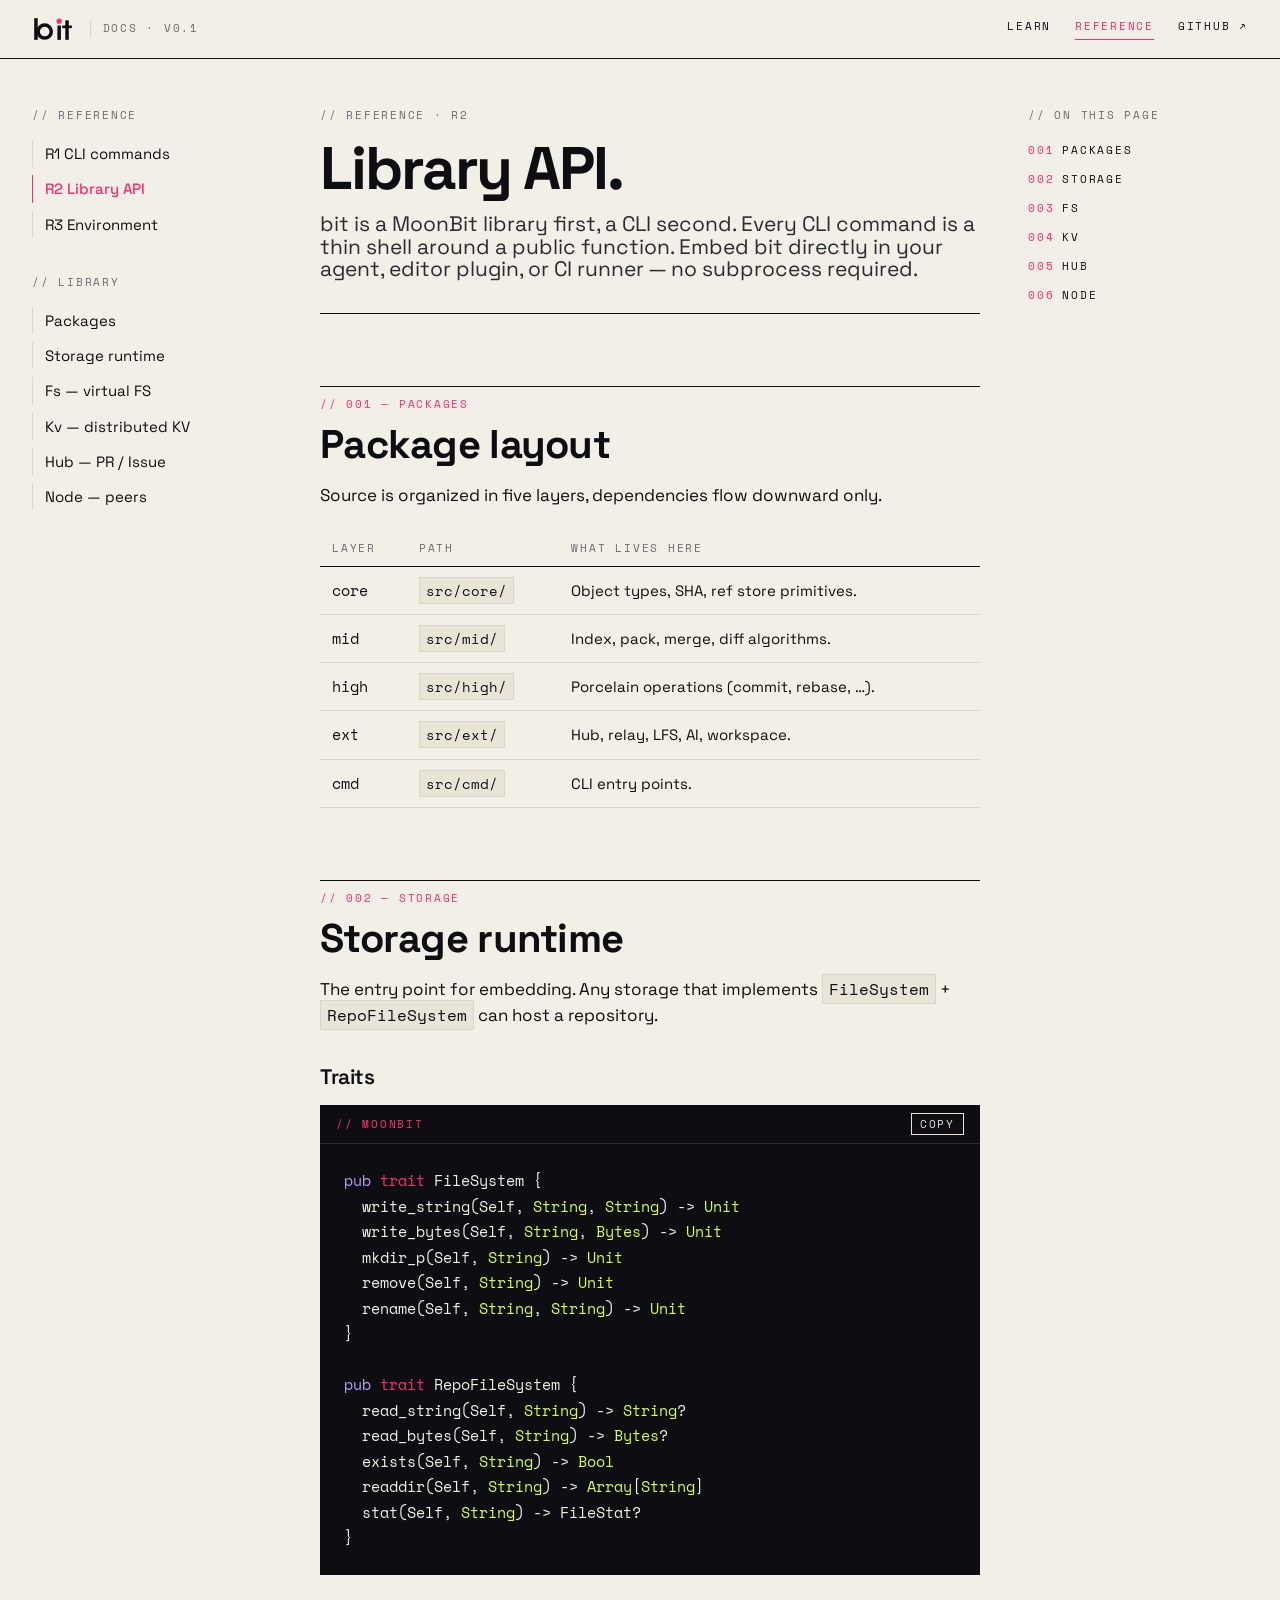
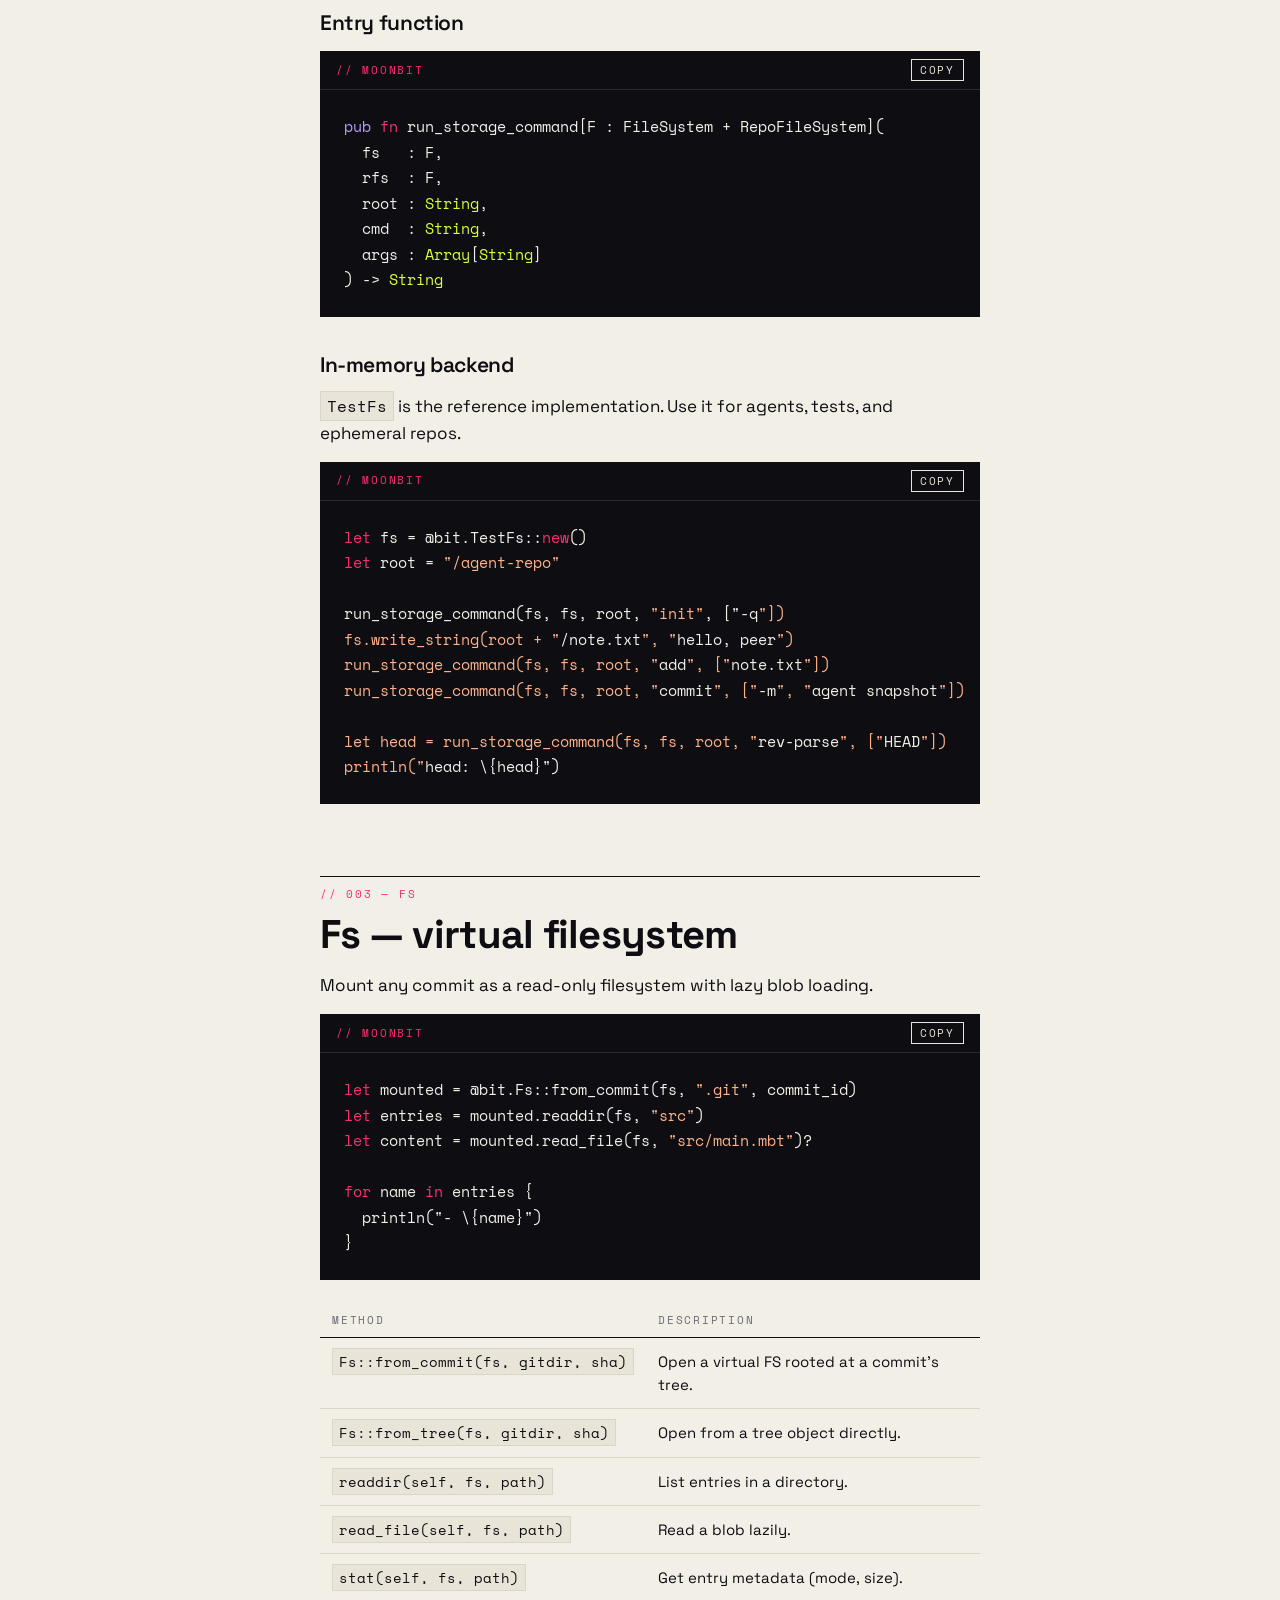
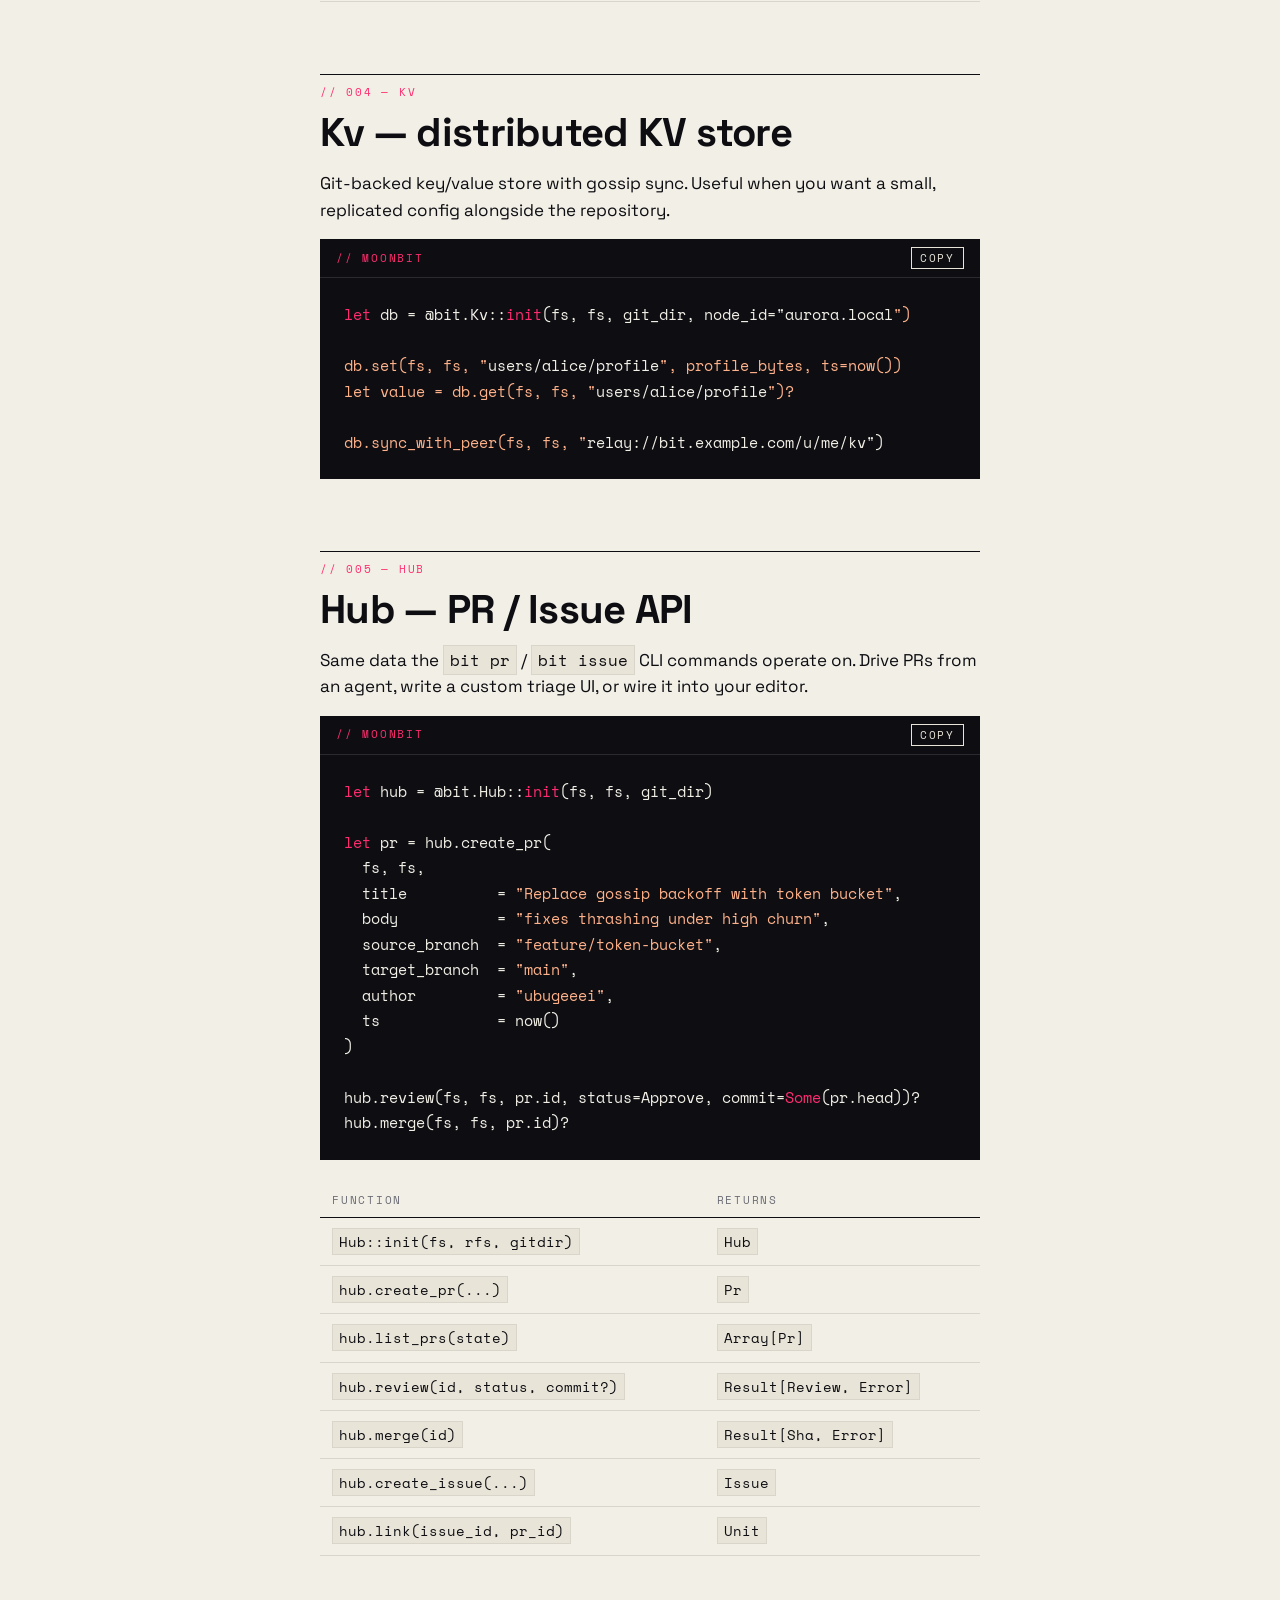
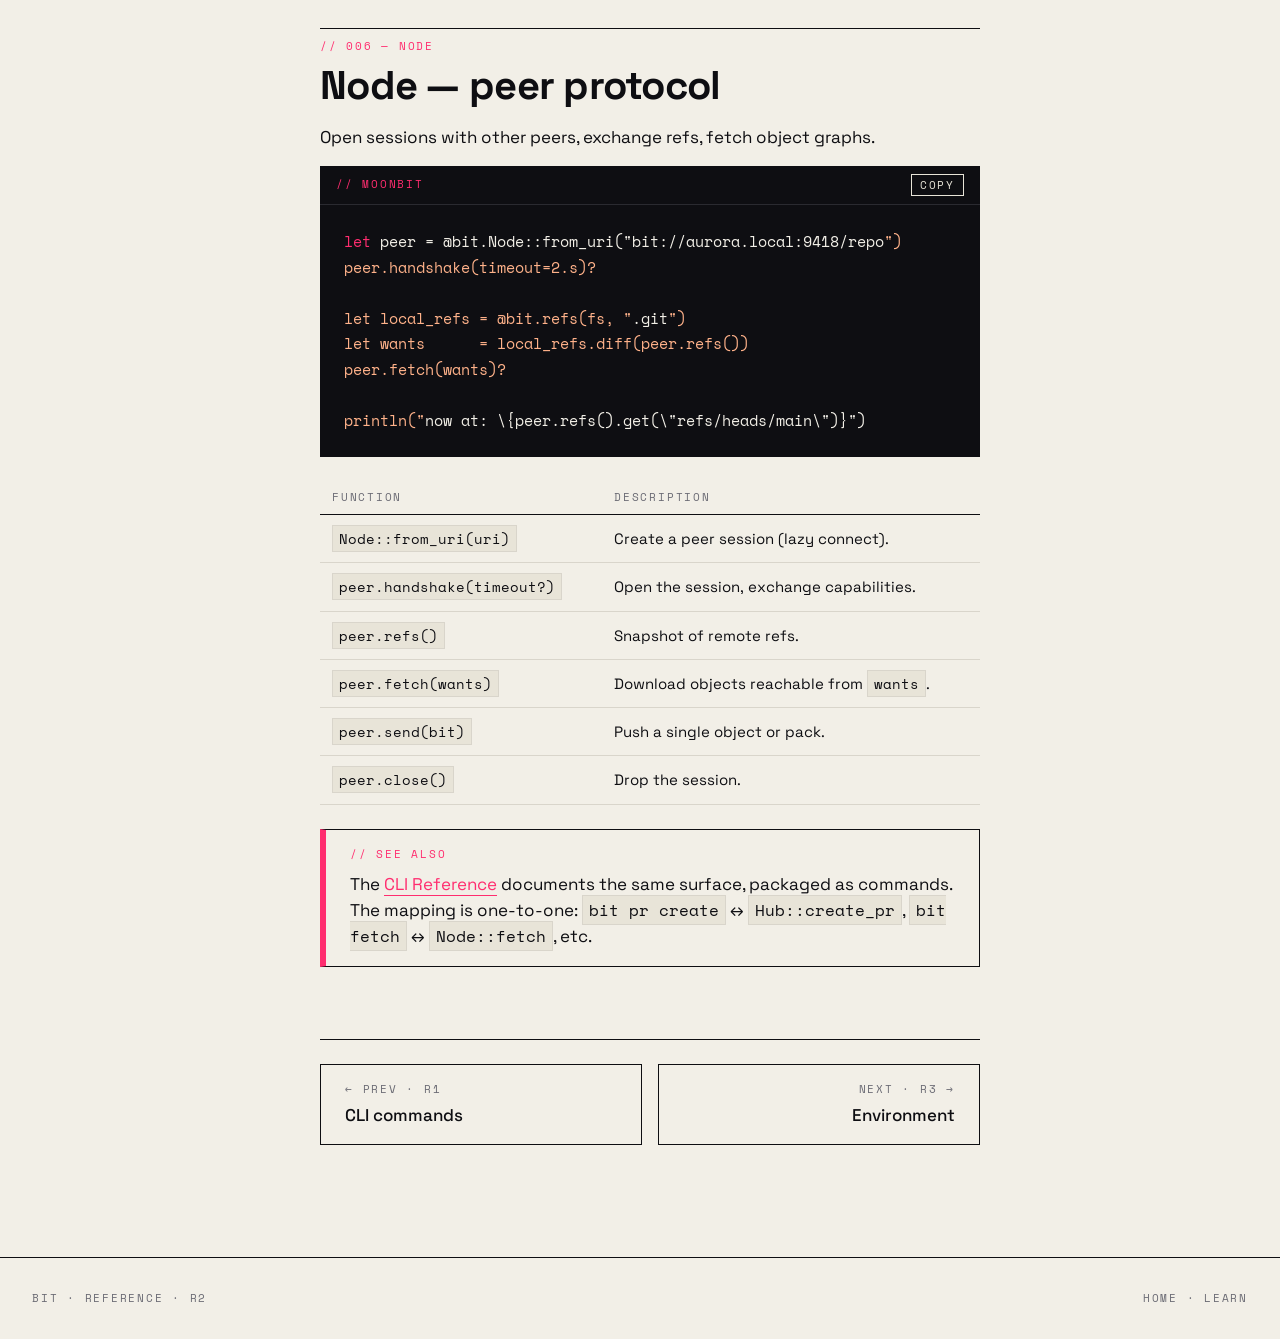
<file: site/reference/library.html>
<!doctype html>
<html lang="en">
<head>
<meta charset="utf-8">
<meta name="viewport" content="width=device-width,initial-scale=1">
<title>Library API — Reference</title>
<link rel="icon" href="../assets/img/logo.svg" type="image/svg+xml">
<link rel="stylesheet" href="../assets/tokens.css">
<link rel="stylesheet" href="../assets/site.css">
</head>
<body>

<header class="topbar">
  <div class="topbar__brand">
    <a href="../" class="plain"><img src="../assets/img/wordmark.svg" alt="bit"></a>
    <span class="ver">docs · v0.1</span>
  </div>
  <button class="topbar__menu" aria-label="menu"><span></span><span></span><span></span></button>
  <nav>
    <a href="../learn/">Learn</a>
    <a href="./" class="active">Reference</a>
    <a href="https://github.com/mizchi/bit" target="_blank" rel="noopener">GitHub ↗</a>
  </nav>
</header>

<div class="layout">

  <aside class="side">
    <h4>// Reference</h4>
    <ul>
      <li><a href="cli.html">R1 CLI commands</a></li>
      <li><a href="library.html" class="active">R2 Library API</a></li>
      <li><a href="env.html">R3 Environment</a></li>
    </ul>
    <h4>// Library</h4>
    <ul>
      <li><a href="#packages">Packages</a></li>
      <li><a href="#storage">Storage runtime</a></li>
      <li><a href="#fs">Fs — virtual FS</a></li>
      <li><a href="#kv">Kv — distributed KV</a></li>
      <li><a href="#hub-lib">Hub — PR / Issue</a></li>
      <li><a href="#node">Node — peers</a></li>
    </ul>
  </aside>

  <article>
    <header class="title">
      <p class="kicker">// reference · R2</p>
      <h1>Library API.</h1>
      <p class="lead">bit is a MoonBit library first, a CLI second. Every CLI command is a thin shell around a public function. Embed bit directly in your agent, editor plugin, or CI runner — no subprocess required.</p>
    </header>

    <h2 id="packages" data-num="// 001 — packages">Package layout</h2>
    <p>Source is organized in five layers, dependencies flow downward only.</p>
    <table>
      <thead><tr><th>Layer</th><th>Path</th><th>What lives here</th></tr></thead>
      <tbody>
        <tr><td>core</td><td><code>src/core/</code></td><td>Object types, SHA, ref store primitives.</td></tr>
        <tr><td>mid</td><td><code>src/mid/</code></td><td>Index, pack, merge, diff algorithms.</td></tr>
        <tr><td>high</td><td><code>src/high/</code></td><td>Porcelain operations (commit, rebase, …).</td></tr>
        <tr><td>ext</td><td><code>src/ext/</code></td><td>Hub, relay, LFS, AI, workspace.</td></tr>
        <tr><td>cmd</td><td><code>src/cmd/</code></td><td>CLI entry points.</td></tr>
      </tbody>
    </table>

    <h2 id="storage" data-num="// 002 — storage">Storage runtime</h2>
    <p>The entry point for embedding. Any storage that implements <code>FileSystem</code> + <code>RepoFileSystem</code> can host a repository.</p>

    <h3>Traits</h3>
    <div class="codeblock">
      <div class="codeblock__bar"><span class="lang">// moonbit</span><button class="codeblock__copy">copy</button></div>
      <pre><code data-lang="moonbit">pub trait FileSystem {
  write_string(Self, String, String) -> Unit
  write_bytes(Self, String, Bytes) -> Unit
  mkdir_p(Self, String) -> Unit
  remove(Self, String) -> Unit
  rename(Self, String, String) -> Unit
}

pub trait RepoFileSystem {
  read_string(Self, String) -> String?
  read_bytes(Self, String) -> Bytes?
  exists(Self, String) -> Bool
  readdir(Self, String) -> Array[String]
  stat(Self, String) -> FileStat?
}</code></pre>
    </div>

    <h3>Entry function</h3>
    <div class="codeblock">
      <div class="codeblock__bar"><span class="lang">// moonbit</span><button class="codeblock__copy">copy</button></div>
      <pre><code data-lang="moonbit">pub fn run_storage_command[F : FileSystem + RepoFileSystem](
  fs   : F,
  rfs  : F,
  root : String,
  cmd  : String,
  args : Array[String]
) -> String</code></pre>
    </div>

    <h3>In-memory backend</h3>
    <p><code>TestFs</code> is the reference implementation. Use it for agents, tests, and ephemeral repos.</p>
    <div class="codeblock">
      <div class="codeblock__bar"><span class="lang">// moonbit</span><button class="codeblock__copy">copy</button></div>
      <pre><code data-lang="moonbit">let fs = @bit.TestFs::new()
let root = "/agent-repo"

run_storage_command(fs, fs, root, "init", ["-q"])
fs.write_string(root + "/note.txt", "hello, peer")
run_storage_command(fs, fs, root, "add", ["note.txt"])
run_storage_command(fs, fs, root, "commit", ["-m", "agent snapshot"])

let head = run_storage_command(fs, fs, root, "rev-parse", ["HEAD"])
println("head: \{head}")</code></pre>
    </div>

    <h2 id="fs" data-num="// 003 — fs">Fs — virtual filesystem</h2>
    <p>Mount any commit as a read-only filesystem with lazy blob loading.</p>
    <div class="codeblock">
      <div class="codeblock__bar"><span class="lang">// moonbit</span><button class="codeblock__copy">copy</button></div>
      <pre><code data-lang="moonbit">let mounted = @bit.Fs::from_commit(fs, ".git", commit_id)
let entries = mounted.readdir(fs, "src")
let content = mounted.read_file(fs, "src/main.mbt")?

for name in entries {
  println("- \{name}")
}</code></pre>
    </div>

    <table>
      <thead><tr><th>Method</th><th>Description</th></tr></thead>
      <tbody>
        <tr><td><code>Fs::from_commit(fs, gitdir, sha)</code></td><td>Open a virtual FS rooted at a commit's tree.</td></tr>
        <tr><td><code>Fs::from_tree(fs, gitdir, sha)</code></td><td>Open from a tree object directly.</td></tr>
        <tr><td><code>readdir(self, fs, path)</code></td><td>List entries in a directory.</td></tr>
        <tr><td><code>read_file(self, fs, path)</code></td><td>Read a blob lazily.</td></tr>
        <tr><td><code>stat(self, fs, path)</code></td><td>Get entry metadata (mode, size).</td></tr>
      </tbody>
    </table>

    <h2 id="kv" data-num="// 004 — kv">Kv — distributed KV store</h2>
    <p>Git-backed key/value store with gossip sync. Useful when you want a small, replicated config alongside the repository.</p>
    <div class="codeblock">
      <div class="codeblock__bar"><span class="lang">// moonbit</span><button class="codeblock__copy">copy</button></div>
      <pre><code data-lang="moonbit">let db = @bit.Kv::init(fs, fs, git_dir, node_id="aurora.local")

db.set(fs, fs, "users/alice/profile", profile_bytes, ts=now())
let value = db.get(fs, fs, "users/alice/profile")?

db.sync_with_peer(fs, fs, "relay://bit.example.com/u/me/kv")</code></pre>
    </div>

    <h2 id="hub-lib" data-num="// 005 — hub">Hub — PR / Issue API</h2>
    <p>Same data the <code>bit pr</code> / <code>bit issue</code> CLI commands operate on. Drive PRs from an agent, write a custom triage UI, or wire it into your editor.</p>
    <div class="codeblock">
      <div class="codeblock__bar"><span class="lang">// moonbit</span><button class="codeblock__copy">copy</button></div>
      <pre><code data-lang="moonbit">let hub = @bit.Hub::init(fs, fs, git_dir)

let pr = hub.create_pr(
  fs, fs,
  title          = "Replace gossip backoff with token bucket",
  body           = "fixes thrashing under high churn",
  source_branch  = "feature/token-bucket",
  target_branch  = "main",
  author         = "ubugeeei",
  ts             = now()
)

hub.review(fs, fs, pr.id, status=Approve, commit=Some(pr.head))?
hub.merge(fs, fs, pr.id)?</code></pre>
    </div>

    <table>
      <thead><tr><th>Function</th><th>Returns</th></tr></thead>
      <tbody>
        <tr><td><code>Hub::init(fs, rfs, gitdir)</code></td><td><code>Hub</code></td></tr>
        <tr><td><code>hub.create_pr(...)</code></td><td><code>Pr</code></td></tr>
        <tr><td><code>hub.list_prs(state)</code></td><td><code>Array[Pr]</code></td></tr>
        <tr><td><code>hub.review(id, status, commit?)</code></td><td><code>Result[Review, Error]</code></td></tr>
        <tr><td><code>hub.merge(id)</code></td><td><code>Result[Sha, Error]</code></td></tr>
        <tr><td><code>hub.create_issue(...)</code></td><td><code>Issue</code></td></tr>
        <tr><td><code>hub.link(issue_id, pr_id)</code></td><td><code>Unit</code></td></tr>
      </tbody>
    </table>

    <h2 id="node" data-num="// 006 — node">Node — peer protocol</h2>
    <p>Open sessions with other peers, exchange refs, fetch object graphs.</p>
    <div class="codeblock">
      <div class="codeblock__bar"><span class="lang">// moonbit</span><button class="codeblock__copy">copy</button></div>
      <pre><code data-lang="moonbit">let peer = @bit.Node::from_uri("bit://aurora.local:9418/repo")
peer.handshake(timeout=2.s)?

let local_refs = @bit.refs(fs, ".git")
let wants      = local_refs.diff(peer.refs())
peer.fetch(wants)?

println("now at: \{peer.refs().get(\"refs/heads/main\")}")</code></pre>
    </div>

    <table>
      <thead><tr><th>Function</th><th>Description</th></tr></thead>
      <tbody>
        <tr><td><code>Node::from_uri(uri)</code></td><td>Create a peer session (lazy connect).</td></tr>
        <tr><td><code>peer.handshake(timeout?)</code></td><td>Open the session, exchange capabilities.</td></tr>
        <tr><td><code>peer.refs()</code></td><td>Snapshot of remote refs.</td></tr>
        <tr><td><code>peer.fetch(wants)</code></td><td>Download objects reachable from <code>wants</code>.</td></tr>
        <tr><td><code>peer.send(bit)</code></td><td>Push a single object or pack.</td></tr>
        <tr><td><code>peer.close()</code></td><td>Drop the session.</td></tr>
      </tbody>
    </table>

    <div class="callout">
      <p class="kicker">// see also</p>
      <p>The <a href="cli.html">CLI Reference</a> documents the same surface, packaged as commands. The mapping is one-to-one: <code>bit pr create</code> ↔ <code>Hub::create_pr</code>, <code>bit fetch</code> ↔ <code>Node::fetch</code>, etc.</p>
    </div>

    <nav class="pager">
      <a href="cli.html">
        <span class="pager__k">← prev · R1</span>
        <span class="pager__t">CLI commands</span>
      </a>
      <a class="next" href="env.html">
        <span class="pager__k">next · R3 →</span>
        <span class="pager__t">Environment</span>
      </a>
    </nav>
  </article>

  <aside class="toc">
    <h4>// on this page</h4>
    <ul>
      <li><a href="#packages"><span class="num">001</span> Packages</a></li>
      <li><a href="#storage"><span class="num">002</span> Storage</a></li>
      <li><a href="#fs"><span class="num">003</span> Fs</a></li>
      <li><a href="#kv"><span class="num">004</span> Kv</a></li>
      <li><a href="#hub-lib"><span class="num">005</span> Hub</a></li>
      <li><a href="#node"><span class="num">006</span> Node</a></li>
    </ul>
  </aside>

</div>

<footer class="site">
  <span>bit · reference · R2</span>
  <span><a href="../">Home</a> · <a href="../learn/">Learn</a></span>
</footer>

<script src="../assets/syntax.js"></script>
<script src="../assets/site.js"></script>
</body>
</html>
</file>
<file: site/assets/tokens.css>
/*
 * bit — Design Tokens (CSS)
 * Surface-level tokens for color, typography, spacing, motion, and shape.
 * No gradients. No shadows. Strict palette. Geometric primitives only.
 */

@import url("https://fonts.googleapis.com/css2?family=Space+Grotesk:wght@300;400;500;600;700&family=Space+Mono:wght@400;700&display=swap");

:root {
  /* ──────────────────────────────────────────────────────────────
   * COLOR — strict 5-token palette. Never blend, never gradient.
   * ────────────────────────────────────────────────────────────── */

  /* Primary — Bit Pink. The node, the source, the single bit. */
  --bit-pink:        #FF2D6F;
  --bit-pink-deep:   #C7124F;   /* for press/hover states only */
  --bit-pink-tint:   #FFD9E6;   /* for filled tag/chip backgrounds */

  /* Ink — off-black with cool tint. Editorial. Never #000. */
  --bit-ink:         #0E0E12;
  --bit-ink-soft:    #2B2B33;   /* secondary text */
  --bit-ink-mute:    #6B6B74;   /* meta / captions */

  /* Paper — warm cream. Never #FFF. */
  --bit-paper:       #F2EFE7;
  --bit-paper-deep:  #E8E4D8;   /* alt surface, panels */

  /* Stone — desaturated neutral. UI lines, dividers, tracks. */
  --bit-stone:       #D9D5CB;

  /* Acid — the eccentric counterpoint. Use SPARINGLY. */
  --bit-acid:        #D6FF3D;

  /* ──────────────────────────────────────────────────────────────
   * SEMANTIC ALIASES
   * ────────────────────────────────────────────────────────────── */

  --bg:              var(--bit-paper);
  --bg-alt:          var(--bit-paper-deep);
  --fg:              var(--bit-ink);
  --fg-soft:         var(--bit-ink-soft);
  --fg-mute:         var(--bit-ink-mute);
  --rule:            var(--bit-ink);            /* rules are ink, full strength */
  --rule-soft:       var(--bit-stone);
  --accent:          var(--bit-pink);
  --accent-press:    var(--bit-pink-deep);
  --highlight:       var(--bit-acid);

  /* ──────────────────────────────────────────────────────────────
   * TYPOGRAPHY
   * Sans  → Space Grotesk (display + body)
   * Mono  → Space Mono   (machine voice, captions, code)
   * No italic. Ever.
   * ────────────────────────────────────────────────────────────── */

  --font-sans: "Space Grotesk", ui-sans-serif, system-ui, -apple-system, "Segoe UI", sans-serif;
  --font-mono: "Space Mono", ui-monospace, "JetBrains Mono", "SFMono-Regular", Menlo, monospace;

  /* Type scale — modular, tight at display, loose at body */
  --type-001: 11px;   /* micro label */
  --type-00:  13px;   /* caption, meta */
  --type-0:   15px;   /* small body */
  --type-1:   17px;   /* body */
  --type-2:   21px;   /* lead */
  --type-3:   28px;   /* h4 */
  --type-4:   40px;   /* h3 */
  --type-5:   60px;   /* h2 */
  --type-6:   96px;   /* h1 */
  --type-7:   148px;  /* hero, poster */

  /* Line heights — display tight, body comfortable */
  --leading-tight:   0.95;
  --leading-snug:    1.08;
  --leading-body:    1.55;
  --leading-loose:   1.72;

  /* Tracking — display tightens, micro labels open up */
  --track-display:  -0.035em;
  --track-heading:  -0.018em;
  --track-body:      0;
  --track-label:     0.16em;     /* UPPERCASE labels only */
  --track-mono:      0;

  /* ──────────────────────────────────────────────────────────────
   * SHAPE — geometric primitives, no soft rounding.
   * ────────────────────────────────────────────────────────────── */

  --radius-none:  0;
  --radius-dot:   999px;   /* circles only — never used on rectangles */
  --stroke-hair:  1px;
  --stroke-thin:  1.5px;
  --stroke-med:   2px;
  --stroke-thick: 4px;

  /* ──────────────────────────────────────────────────────────────
   * SPACE — 4px base, prefer larger jumps for editorial whitespace.
   * ────────────────────────────────────────────────────────────── */

  --space-1:   4px;
  --space-2:   8px;
  --space-3:   12px;
  --space-4:   16px;
  --space-5:   24px;
  --space-6:   32px;
  --space-7:   48px;
  --space-8:   72px;
  --space-9:   112px;
  --space-10:  168px;

  /* ──────────────────────────────────────────────────────────────
   * MOTION — instant or slow. No "smooth-default".
   * ────────────────────────────────────────────────────────────── */

  --ease-snap:  cubic-bezier(0.2, 0.8, 0.2, 1);
  --ease-flat:  linear;
  --dur-fast:   120ms;
  --dur-slow:   480ms;

  color-scheme: light;
}

/* ──────────────────────────────────────────────────────────────
 * DARK MODE — invert paper/ink, keep pink and acid identical.
 * ────────────────────────────────────────────────────────────── */
@media (prefers-color-scheme: dark) {
  :root {
    --bg:        var(--bit-ink);
    --bg-alt:    #17171C;
    --fg:        var(--bit-paper);
    --fg-soft:   #C9C5BB;
    --fg-mute:   #8A867D;
    --rule:      var(--bit-paper);
    --rule-soft: #3A3A42;

    color-scheme: dark;
  }
}

/* Forced dark utility (e.g. previews) */
[data-theme="dark"] {
  --bg:        var(--bit-ink);
  --bg-alt:    #17171C;
  --fg:        var(--bit-paper);
  --fg-soft:   #C9C5BB;
  --fg-mute:   #8A867D;
  --rule:      var(--bit-paper);
  --rule-soft: #3A3A42;

  color-scheme: dark;
}

/* ──────────────────────────────────────────────────────────────
 * BRAND RULE — NO ITALIC.
 * Browser defaults render <em>, <i>, <cite>, <dfn>, <address>, <var>
 * in italic. We do not ship italic fonts, so the browser would
 * synthesize a slanted face — on a geometric grotesque that reads
 * as a deformed serif. We override globally and carry emphasis
 * through weight + color instead.
 * ────────────────────────────────────────────────────────────── */
em, i, cite, dfn, address, var, q {
  font-style: normal;
  font-weight: 600;
  color: var(--fg);
}
</file>
<file: site/assets/site.css>
/*
 * bit — docs site styles (built on brand tokens.css)
 * No gradients. No shadows. Rectangles only.
 */

*, *::before, *::after { box-sizing: border-box; }
html, body { margin: 0; padding: 0; }
html { scroll-behavior: smooth; scroll-padding-top: 88px; }
body {
  background: var(--bg);
  color: var(--fg);
  font-family: var(--font-sans);
  font-size: var(--type-1);
  line-height: var(--leading-body);
  -webkit-font-smoothing: antialiased;
  -moz-osx-font-smoothing: grayscale;
}
img, svg { max-width: 100%; }

/* ── links ────────────────────────────────────────────────────── */
a { color: var(--bit-pink); text-decoration: none; border-bottom: 1px solid var(--bit-pink); }
a:hover { background: var(--bit-pink); color: var(--bit-paper); }
a.plain { color: inherit; border: 0; }
a.plain:hover { background: transparent; color: var(--bit-pink); }

/* ── topbar ───────────────────────────────────────────────────── */
.topbar {
  position: sticky; top: 0; z-index: 10;
  background: var(--bg);
  border-bottom: 1px solid var(--rule);
  padding: var(--space-4) var(--space-6);
  display: flex;
  justify-content: space-between;
  align-items: center;
  gap: var(--space-5);
}
.topbar__brand { display: flex; align-items: center; gap: var(--space-3); }
.topbar__brand a { border: 0; }
.topbar__brand img { height: 26px; display: block; }
.topbar__brand .ver {
  font-family: var(--font-mono);
  font-size: var(--type-001);
  letter-spacing: var(--track-label);
  text-transform: uppercase;
  color: var(--fg-mute);
  padding-left: var(--space-3);
  border-left: 1px solid var(--rule-soft);
}
.topbar nav { display: flex; gap: var(--space-5); }
.topbar nav a {
  color: var(--fg);
  text-decoration: none;
  border: none;
  font-family: var(--font-mono);
  font-size: var(--type-001);
  letter-spacing: var(--track-label);
  text-transform: uppercase;
  padding-bottom: 4px;
  border-bottom: 1px solid transparent;
  background: transparent;
}
.topbar nav a:hover, .topbar nav a.active {
  color: var(--bit-pink);
  border-bottom-color: var(--bit-pink);
  background: transparent;
}
.topbar__menu { display: none; background: transparent; border: 1.5px solid var(--rule); padding: 6px 10px; cursor: pointer; }
.topbar__menu span { display: block; width: 18px; height: 1.5px; background: var(--fg); margin: 4px 0; }

@media (max-width: 760px) {
  .topbar nav { display: none; position: absolute; top: 100%; left: 0; right: 0; flex-direction: column; background: var(--bg); border-bottom: 1px solid var(--rule); padding: var(--space-5); gap: var(--space-4); }
  .topbar nav.open { display: flex; }
  .topbar__menu { display: block; }
}

/* ── footer ───────────────────────────────────────────────────── */
footer.site {
  border-top: 1px solid var(--rule);
  padding: var(--space-6);
  display: flex;
  justify-content: space-between;
  align-items: center;
  gap: var(--space-5);
  font-family: var(--font-mono);
  font-size: var(--type-001);
  letter-spacing: var(--track-label);
  text-transform: uppercase;
  color: var(--fg-mute);
  flex-wrap: wrap;
}
footer.site a { color: var(--fg-mute); border: 0; }
footer.site a:hover { color: var(--bit-pink); background: transparent; }

/* ── shared kicker ────────────────────────────────────────────── */
.kicker {
  font-family: var(--font-mono);
  font-size: var(--type-001);
  letter-spacing: var(--track-label);
  text-transform: uppercase;
  color: var(--fg-mute);
  margin: 0 0 var(--space-4);
}
.kicker .pink { color: var(--bit-pink); }

/* ── hero (landing) ───────────────────────────────────────────── */
.landing {
  display: flex;
  flex-direction: column;
}
.hero {
  padding: var(--space-8) var(--space-6) var(--space-9);
  max-width: 1280px;
  margin: 0 auto;
  width: 100%;
}
.hero__tag {
  display: flex;
  justify-content: space-between;
  align-items: baseline;
  border-bottom: 1px solid var(--rule);
  padding-bottom: var(--space-3);
  margin-bottom: var(--space-6);
  font-family: var(--font-mono);
  font-size: var(--type-001);
  letter-spacing: var(--track-label);
  text-transform: uppercase;
  color: var(--fg-mute);
}
.hero__tag strong { color: var(--fg); font-weight: 400; }
.hero__grid { display: grid; grid-template-columns: 1.4fr 1fr; gap: var(--space-7); align-items: end; }
@media (max-width: 900px) { .hero__grid { grid-template-columns: 1fr; gap: var(--space-6); } }
.hero__head {
  font-family: var(--font-sans);
  font-weight: 700;
  font-size: clamp(56px, 11vw, 132px);
  line-height: var(--leading-tight);
  letter-spacing: var(--track-display);
  margin: 0 0 var(--space-5);
}
.hero__head .dot {
  display: inline-block;
  width: 0.6em; height: 0.6em;
  border-radius: var(--radius-dot);
  background: var(--bit-pink);
  vertical-align: 0.06em;
  margin: 0 0.03em;
}
.hero__sub {
  font-size: var(--type-2);
  line-height: var(--leading-snug);
  margin: 0 0 var(--space-6);
  max-width: 38ch;
  color: var(--fg-soft);
}
.hero__cta { display: flex; flex-wrap: wrap; gap: var(--space-3); margin: 0 0 var(--space-6); }
.hero__install {
  background: var(--bit-ink);
  color: var(--bit-paper);
  padding: var(--space-4) var(--space-5);
  font-family: var(--font-mono);
  font-size: var(--type-0);
  display: flex;
  justify-content: space-between;
  align-items: center;
  gap: var(--space-3);
}
.hero__install .prompt { color: var(--bit-pink); }
.hero__install button {
  background: transparent;
  color: var(--bit-paper);
  border: 1px solid var(--bit-paper);
  padding: 4px 10px;
  font-family: var(--font-mono);
  font-size: var(--type-001);
  letter-spacing: var(--track-label);
  text-transform: uppercase;
  cursor: pointer;
}
.hero__install button:hover { background: var(--bit-paper); color: var(--bit-ink); }
.hero__art { display: flex; align-items: center; justify-content: center; }
.hero__art img { max-width: 320px; width: 100%; }

/* ── buttons ──────────────────────────────────────────────────── */
.btn {
  display: inline-flex;
  align-items: center;
  gap: var(--space-2);
  padding: 14px 22px;
  border: 0;
  font-family: var(--font-sans);
  font-weight: 500;
  font-size: var(--type-0);
  letter-spacing: var(--track-heading);
  cursor: pointer;
  text-decoration: none;
  transition: background var(--dur-fast) var(--ease-snap), color var(--dur-fast) var(--ease-snap);
  border-bottom: 0 !important;
}
.btn--primary { background: var(--bit-pink); color: var(--bit-paper); }
.btn--primary:hover { background: var(--bit-pink-deep); color: var(--bit-paper); }
.btn--ghost { background: transparent; color: var(--fg); border: 1.5px solid var(--rule); }
.btn--ghost:hover { background: var(--fg); color: var(--bg); }

/* ── manifesto strip ─────────────────────────────────────────── */
.strip {
  background: var(--bit-ink);
  color: var(--bit-paper);
  padding: var(--space-8) var(--space-6);
  border-top: 1px solid var(--rule);
  border-bottom: 1px solid var(--rule);
}
.strip__wrap { max-width: 1280px; margin: 0 auto; }
.strip .kicker { color: var(--bit-paper-deep); }
.strip__head {
  font-family: var(--font-sans);
  font-weight: 700;
  font-size: clamp(40px, 7vw, 84px);
  line-height: var(--leading-tight);
  letter-spacing: var(--track-display);
  margin: 0;
}
.strip__head .acid { color: var(--bit-acid); }

/* ── feature grid ─────────────────────────────────────────────── */
.section {
  padding: var(--space-8) var(--space-6);
  max-width: 1280px;
  margin: 0 auto;
  width: 100%;
}
.section__head {
  display: grid;
  grid-template-columns: 80px 1fr;
  align-items: baseline;
  gap: var(--space-5);
  margin-bottom: var(--space-7);
}
.section__num {
  font-family: var(--font-mono);
  font-size: var(--type-001);
  letter-spacing: var(--track-label);
  text-transform: uppercase;
  color: var(--bit-pink);
}
.section__title {
  font-family: var(--font-sans);
  font-weight: 700;
  font-size: clamp(28px, 5vw, var(--type-4));
  letter-spacing: var(--track-heading);
  line-height: var(--leading-snug);
  margin: 0;
}

.feature-grid { display: grid; grid-template-columns: repeat(3, 1fr); gap: var(--space-5); }
@media (max-width: 760px) { .feature-grid { grid-template-columns: 1fr; } }
.feature {
  border: 1px solid var(--rule);
  padding: var(--space-6) var(--space-5);
  display: flex;
  flex-direction: column;
  gap: var(--space-3);
  background: var(--bg);
}
.feature__no {
  font-family: var(--font-mono);
  font-size: var(--type-001);
  letter-spacing: var(--track-label);
  text-transform: uppercase;
  color: var(--bit-pink);
  margin: 0;
}
.feature__h {
  font-family: var(--font-sans);
  font-weight: 600;
  font-size: var(--type-3);
  letter-spacing: var(--track-heading);
  line-height: var(--leading-snug);
  margin: 0;
}
.feature__p { margin: 0; color: var(--fg-soft); font-size: var(--type-1); line-height: var(--leading-body); }
.feature__link { margin-top: auto; padding-top: var(--space-3); }
.feature__link a {
  color: var(--fg);
  border-bottom: 1px solid var(--fg);
  font-family: var(--font-mono);
  font-size: var(--type-001);
  letter-spacing: var(--track-label);
  text-transform: uppercase;
}
.feature__link a:hover { background: var(--bit-pink); color: var(--bit-paper); border-bottom-color: var(--bit-pink); }

/* ── docs layout (Learn + Reference pages) ────────────────────── */
.layout {
  display: grid;
  grid-template-columns: 240px 1fr 220px;
  gap: var(--space-7);
  max-width: 1280px;
  margin: 0 auto;
  padding: var(--space-7) var(--space-6) var(--space-9);
}
@media (max-width: 1080px) { .layout { grid-template-columns: 220px 1fr; } aside.toc { display: none; } }
@media (max-width: 760px)  { .layout { grid-template-columns: 1fr; padding: var(--space-5); } aside.side { display: none; } }

aside.side {
  position: sticky; top: 88px; align-self: start;
  font-family: var(--font-sans); font-size: var(--type-0);
  max-height: calc(100vh - 100px); overflow-y: auto;
}
aside.side h4 {
  font-family: var(--font-mono);
  font-size: var(--type-001);
  letter-spacing: var(--track-label);
  text-transform: uppercase;
  color: var(--fg-mute);
  margin: 0 0 var(--space-3);
  font-weight: 400;
}
aside.side ul { list-style: none; padding: 0; margin: 0 0 var(--space-6); }
aside.side li { padding: 4px 0; }
aside.side a {
  color: var(--fg);
  text-decoration: none;
  border: none;
  display: block;
  padding: 2px 0 2px var(--space-3);
  border-left: 1px solid var(--rule-soft);
  background: transparent;
}
aside.side a:hover { color: var(--bit-pink); border-left-color: var(--bit-pink); background: transparent; }
aside.side a.active { color: var(--bit-pink); border-left-color: var(--bit-pink); font-weight: 500; }

aside.toc {
  position: sticky; top: 88px; align-self: start;
  font-family: var(--font-mono);
  font-size: var(--type-001);
  letter-spacing: var(--track-label);
  text-transform: uppercase;
}
aside.toc h4 { color: var(--fg-mute); margin: 0 0 var(--space-3); font-weight: 400; }
aside.toc ul { list-style: none; padding: 0; margin: 0; }
aside.toc li { padding: 6px 0; }
aside.toc a { color: var(--fg); text-decoration: none; border: none; display: flex; gap: var(--space-2); background: transparent; }
aside.toc a:hover { color: var(--bit-pink); }
aside.toc .num { color: var(--bit-pink); }

/* ── article ──────────────────────────────────────────────────── */
article { min-width: 0; }
article header.title {
  border-bottom: 1px solid var(--rule);
  padding-bottom: var(--space-6);
  margin-bottom: var(--space-7);
}
article .kicker { margin: 0 0 var(--space-4); }
article h1 {
  font-family: var(--font-sans);
  font-weight: 700;
  font-size: clamp(40px, 6vw, var(--type-5));
  line-height: var(--leading-tight);
  letter-spacing: var(--track-display);
  margin: 0 0 var(--space-4);
}
article .lead { font-size: var(--type-2); line-height: var(--leading-snug); color: var(--fg-soft); max-width: 56ch; margin: 0; }

article h2 {
  font-family: var(--font-sans);
  font-weight: 700;
  font-size: var(--type-4);
  line-height: var(--leading-snug);
  letter-spacing: var(--track-heading);
  margin: var(--space-8) 0 var(--space-4);
  padding-top: var(--space-3);
  border-top: 1px solid var(--rule);
}
article h2[data-num]::before {
  content: attr(data-num);
  display: block;
  font-family: var(--font-mono);
  font-size: var(--type-001);
  letter-spacing: var(--track-label);
  text-transform: uppercase;
  color: var(--bit-pink);
  margin-bottom: var(--space-3);
  font-weight: 400;
}
article h3 {
  font-family: var(--font-sans);
  font-weight: 600;
  font-size: var(--type-2);
  margin: var(--space-6) 0 var(--space-3);
  letter-spacing: var(--track-heading);
}
article h4 {
  font-family: var(--font-sans);
  font-weight: 600;
  font-size: var(--type-1);
  margin: var(--space-5) 0 var(--space-2);
  letter-spacing: var(--track-heading);
}
article p { margin: 0 0 var(--space-4); max-width: 72ch; }
article ul, article ol { max-width: 72ch; padding-left: var(--space-5); margin: 0 0 var(--space-4); }
article li { padding: 4px 0; }
article li::marker { color: var(--bit-pink); }
article strong { font-weight: 600; }
article hr { border: 0; border-top: 1px solid var(--rule-soft); margin: var(--space-6) 0; }

article code {
  font-family: var(--font-mono);
  font-size: 0.94em;
  background: var(--bit-paper-deep);
  padding: 2px 6px;
  border: 1px solid var(--rule-soft);
}

/* ── code blocks ──────────────────────────────────────────────── */
.codeblock {
  position: relative;
  margin: 0 0 var(--space-5);
}
.codeblock__bar {
  display: flex;
  justify-content: space-between;
  align-items: center;
  background: var(--bit-ink);
  color: var(--bit-paper-deep);
  padding: 8px var(--space-4);
  border-bottom: 1px solid #2A2A30;
  font-family: var(--font-mono);
  font-size: var(--type-001);
  letter-spacing: var(--track-label);
  text-transform: uppercase;
}
.codeblock__bar .lang { color: var(--bit-pink); }
.codeblock__copy {
  background: transparent;
  color: var(--bit-paper-deep);
  border: 1px solid var(--bit-paper-deep);
  padding: 2px 8px;
  font-family: var(--font-mono);
  font-size: var(--type-001);
  letter-spacing: var(--track-label);
  text-transform: uppercase;
  cursor: pointer;
}
.codeblock__copy:hover { background: var(--bit-paper); color: var(--bit-ink); }
.codeblock__copy.copied { background: var(--bit-acid); color: var(--bit-ink); border-color: var(--bit-acid); }
.codeblock pre {
  background: var(--bit-ink);
  color: var(--bit-paper);
  padding: var(--space-5);
  overflow-x: auto;
  margin: 0;
  font-family: var(--font-mono);
  font-size: var(--type-0);
  line-height: 1.7;
}
.codeblock pre code { background: transparent; border: 0; padding: 0; color: inherit; font-size: inherit; }

/* syntax token colors */
.tok-cm  { color: var(--bit-ink-mute); }     /* comment */
.tok-kw  { color: var(--bit-pink); }         /* keyword */
.tok-ty  { color: var(--bit-acid); }         /* type */
.tok-str { color: #FFB28A; }                 /* string — warm peach (still no gradient) */
.tok-num { color: var(--bit-paper); }        /* number */
.tok-fn  { color: var(--bit-paper); font-weight: 500; }  /* function name */
.tok-pm  { color: #B89CFF; }                 /* preamble: pub, extern, import — soft violet */

/* ── tables ───────────────────────────────────────────────────── */
table {
  width: 100%;
  border-collapse: collapse;
  margin: var(--space-5) 0;
  font-size: var(--type-0);
}
thead th {
  text-align: left;
  font-family: var(--font-mono);
  font-size: var(--type-001);
  letter-spacing: var(--track-label);
  text-transform: uppercase;
  color: var(--fg-mute);
  font-weight: 400;
  padding: var(--space-2) var(--space-3);
  border-bottom: 1px solid var(--rule);
}
tbody td { padding: var(--space-3); border-bottom: 1px solid var(--rule-soft); vertical-align: top; }
tbody td:first-child { font-family: var(--font-mono); white-space: nowrap; }
tbody tr:hover { background: var(--bit-paper-deep); }

/* ── callouts ─────────────────────────────────────────────────── */
.callout {
  border: 1px solid var(--rule);
  border-left: 6px solid var(--bit-pink);
  padding: var(--space-4) var(--space-5);
  margin: var(--space-5) 0;
}
.callout .kicker { margin: 0 0 var(--space-2); color: var(--bit-pink); }
.callout p:last-child { margin-bottom: 0; }
.callout--acid { border-left-color: var(--bit-ink); background: var(--bit-acid); }
.callout--acid .kicker { color: var(--bit-ink); }
.callout--acid a { color: var(--bit-ink); border-bottom-color: var(--bit-ink); }
.callout--acid a:hover { background: var(--bit-ink); color: var(--bit-acid); }

/* ── chapter grid (Learn / Reference index) ───────────────────── */
.chapters { display: grid; grid-template-columns: 1fr; gap: 0; border-top: 1px solid var(--rule); }
.chapter {
  display: grid;
  grid-template-columns: 80px 1fr 100px;
  gap: var(--space-5);
  padding: var(--space-6) var(--space-3);
  border-bottom: 1px solid var(--rule);
  align-items: baseline;
  text-decoration: none;
  color: inherit;
  border-bottom: 1px solid var(--rule);
  background: transparent;
}
a.chapter { border: 0; border-bottom: 1px solid var(--rule); }
.chapter:hover { background: var(--bit-paper-deep); color: var(--bit-ink); }
.chapter:hover .chapter__h { color: var(--bit-pink); }
.chapter__num {
  font-family: var(--font-mono);
  font-size: var(--type-001);
  letter-spacing: var(--track-label);
  text-transform: uppercase;
  color: var(--bit-pink);
}
.chapter__h {
  font-family: var(--font-sans);
  font-weight: 600;
  font-size: var(--type-3);
  letter-spacing: var(--track-heading);
  line-height: var(--leading-snug);
  margin: 0 0 var(--space-2);
  transition: color var(--dur-fast) var(--ease-snap);
}
.chapter__p { margin: 0; color: var(--fg-soft); font-size: var(--type-1); }
.chapter__meta {
  font-family: var(--font-mono);
  font-size: var(--type-001);
  letter-spacing: var(--track-label);
  text-transform: uppercase;
  color: var(--fg-mute);
  text-align: right;
}
@media (max-width: 760px) {
  .chapter { grid-template-columns: 60px 1fr; }
  .chapter__meta { display: none; }
}

/* ── pager (prev/next at chapter end) ─────────────────────────── */
.pager {
  display: grid;
  grid-template-columns: 1fr 1fr;
  gap: var(--space-4);
  margin-top: var(--space-8);
  padding-top: var(--space-5);
  border-top: 1px solid var(--rule);
}
.pager a {
  border: 1px solid var(--rule);
  padding: var(--space-4) var(--space-5);
  color: inherit;
  background: transparent;
  display: flex;
  flex-direction: column;
  gap: 4px;
}
.pager a:hover { background: var(--fg); color: var(--bg); border-color: var(--fg); }
.pager a:hover .pager__t { color: var(--bg); }
.pager .pager__k {
  font-family: var(--font-mono);
  font-size: var(--type-001);
  letter-spacing: var(--track-label);
  text-transform: uppercase;
  color: var(--fg-mute);
}
.pager .pager__t { font-family: var(--font-sans); font-weight: 500; font-size: var(--type-1); }
.pager .next { text-align: right; align-items: flex-end; }
@media (max-width: 760px) { .pager { grid-template-columns: 1fr; } .pager .next { text-align: left; align-items: flex-start; } }
</file>
<file: docs/demo/styles.css>
:root {
  --bg: #f4efe4;
  --bg-accent: #ece2d2;
  --surface: rgba(255, 252, 246, 0.88);
  --surface-strong: #fffaf1;
  --line: rgba(81, 49, 16, 0.16);
  --text: #20150d;
  --muted: #6f5b4a;
  --warm: #bc5f1e;
  --teal: #0f6b69;
  --rose: #a2483d;
  --shadow: 0 24px 80px rgba(71, 40, 16, 0.12);
  --radius: 24px;
  --mono: "Berkeley Mono", "SFMono-Regular", "IBM Plex Mono", "Menlo", monospace;
  --sans: "Avenir Next", "Segoe UI Variable", "Hiragino Sans", sans-serif;
  --serif: "Iowan Old Style", "Palatino Linotype", "Book Antiqua", "Times New Roman", serif;
}

* {
  box-sizing: border-box;
}

html,
body {
  margin: 0;
  min-height: 100%;
  color: var(--text);
  background:
    radial-gradient(circle at top left, rgba(188, 95, 30, 0.18), transparent 24rem),
    radial-gradient(circle at top right, rgba(15, 107, 105, 0.16), transparent 22rem),
    linear-gradient(180deg, #f8f3ea, var(--bg));
  font-family: var(--sans);
}

body::before {
  content: "";
  position: fixed;
  inset: 0;
  pointer-events: none;
  background-image:
    linear-gradient(rgba(32, 21, 13, 0.025) 1px, transparent 1px),
    linear-gradient(90deg, rgba(32, 21, 13, 0.025) 1px, transparent 1px);
  background-size: 40px 40px;
  mask-image: linear-gradient(180deg, rgba(0, 0, 0, 0.7), transparent);
}

button,
input,
textarea {
  font: inherit;
}

code {
  font-family: var(--mono);
  font-size: 0.94em;
}

.page-shell {
  width: min(1160px, calc(100vw - 2rem));
  margin: 0 auto;
  padding: 1.2rem 0 3rem;
}

.hero {
  padding: 1.4rem 1.5rem;
  margin-bottom: 1rem;
  border: 1px solid var(--line);
  border-radius: 28px;
  background:
    linear-gradient(135deg, rgba(255, 248, 236, 0.95), rgba(248, 238, 222, 0.84)),
    var(--surface);
  box-shadow: var(--shadow);
}

.eyebrow {
  margin: 0 0 0.7rem;
  color: var(--warm);
  text-transform: uppercase;
  letter-spacing: 0.18em;
  font-size: 0.78rem;
  font-weight: 700;
}

.hero h1,
.section-heading h2,
.panel-header h3 {
  margin: 0;
  font-family: var(--serif);
  font-weight: 700;
  letter-spacing: -0.03em;
}

.hero h1 {
  font-size: clamp(2.2rem, 5vw, 3.4rem);
  line-height: 0.98;
  max-width: 14ch;
}

.hero-copy {
  max-width: 44rem;
  margin: 0.7rem 0 0;
  color: var(--muted);
  font-size: 0.98rem;
  line-height: 1.6;
}

.workspace {
  display: flex;
  flex-direction: column;
  gap: 1rem;
}

.section-heading {
  padding: 0.1rem 0.1rem 0;
}

.compact-heading {
  padding-bottom: 0.35rem;
}

.section-heading p,
.panel-header p,
.storage-card p {
  margin: 0.45rem 0 0;
  color: var(--muted);
  line-height: 1.5;
}

.storage-cards {
  display: grid;
  gap: 0.75rem;
  grid-template-columns: repeat(3, minmax(0, 1fr));
}

.storage-card,
.panel,
.storage-banner {
  border: 1px solid var(--line);
  border-radius: var(--radius);
  background: var(--surface);
  box-shadow: 0 18px 55px rgba(59, 31, 10, 0.08);
}

.storage-card {
  padding: 0.9rem 0.95rem;
  cursor: pointer;
  transition:
    transform 160ms ease,
    border-color 160ms ease,
    box-shadow 160ms ease;
}

.storage-card:hover,
.storage-card:focus-visible {
  transform: translateY(-2px);
  border-color: rgba(32, 21, 13, 0.24);
  box-shadow: 0 20px 60px rgba(59, 31, 10, 0.12);
}

.storage-card.active {
  border-color: currentColor;
  background: linear-gradient(180deg, rgba(255, 255, 255, 0.72), rgba(255, 250, 241, 0.94));
}

.storage-card h3 {
  margin: 0;
  font-size: 0.98rem;
}

.storage-meta,
.branch-chip,
.snapshot-chip,
.status-chip {
  display: inline-flex;
  align-items: center;
  gap: 0.4rem;
  padding: 0.38rem 0.7rem;
  border-radius: 999px;
  font-size: 0.82rem;
  background: rgba(32, 21, 13, 0.06);
}

.storage-meta-row,
.branch-strip,
.toolbar,
.button-row {
  display: flex;
  flex-wrap: wrap;
  gap: 0.55rem;
}

.panel {
  padding: 1rem;
}

.storage-panel,
.overview-panel {
  gap: 0.85rem;
}

.main-grid {
  display: grid;
  grid-template-columns: minmax(0, 1.3fr) minmax(320px, 0.85fr);
  gap: 1rem;
  align-items: start;
}

.side-stack,
.details-grid {
  display: grid;
  gap: 1rem;
}

.focus-grid {
  display: grid;
  grid-template-columns: repeat(3, minmax(0, 1fr));
  gap: 0.75rem;
}

.focus-card {
  padding: 0.85rem 0.95rem;
  border-radius: 18px;
  background: rgba(255, 255, 255, 0.72);
  border: 1px solid rgba(32, 21, 13, 0.08);
}

.focus-card h3 {
  margin: 0 0 0.45rem;
  font-size: 0.82rem;
  letter-spacing: 0.08em;
  text-transform: uppercase;
  color: var(--muted);
}

.focus-card p {
  margin: 0;
  line-height: 1.5;
}

.focus-metrics {
  display: flex;
  flex-wrap: wrap;
  gap: 0.45rem;
}

.focus-note {
  margin-top: 0.45rem;
  font-size: 0.82rem;
  color: var(--muted);
}

.toolbar {
  align-items: center;
}

.storage-banner {
  padding: 0;
  color: var(--muted);
  border: 0;
  background: transparent;
  box-shadow: none;
}

.editor-panel {
  min-height: 100%;
}

.field {
  display: grid;
  gap: 0.45rem;
  margin-top: 0.9rem;
}

.field span {
  font-size: 0.85rem;
  color: var(--muted);
  text-transform: uppercase;
  letter-spacing: 0.08em;
}

input,
textarea {
  width: 100%;
  border: 1px solid rgba(32, 21, 13, 0.14);
  border-radius: 16px;
  padding: 0.85rem 0.95rem;
  color: var(--text);
  background: rgba(255, 255, 255, 0.82);
}

textarea {
  min-height: 18rem;
  resize: vertical;
  font-family: var(--mono);
  line-height: 1.5;
}

button {
  appearance: none;
  border: 1px solid transparent;
  border-radius: 999px;
  padding: 0.78rem 1rem;
  font-weight: 700;
  cursor: pointer;
  transition:
    transform 140ms ease,
    filter 140ms ease,
    opacity 140ms ease;
}

button:hover,
button:focus-visible {
  transform: translateY(-1px);
  filter: brightness(1.02);
}

button:disabled {
  opacity: 0.42;
  cursor: not-allowed;
  transform: none;
}

.primary {
  color: #fff8ef;
  background: linear-gradient(135deg, #c55d17, #a84615);
}

.secondary {
  color: var(--text);
  background: rgba(32, 21, 13, 0.06);
  border-color: rgba(32, 21, 13, 0.1);
}

.danger {
  color: #fff5f2;
  background: linear-gradient(135deg, #b64d42, #92352d);
}

.status-grid,
.history-list,
.snapshot-list,
.event-log {
  display: grid;
  gap: 0.6rem;
}

.status-group,
.history-item,
.snapshot-item,
.event-log li {
  padding: 0.72rem 0.8rem;
  border-radius: 18px;
  background: rgba(255, 255, 255, 0.72);
  border: 1px solid rgba(32, 21, 13, 0.08);
}

.status-group-clean {
  background: rgba(233, 245, 239, 0.7);
}

.compact-status .status-group {
  padding: 0.68rem 0.75rem;
}

.status-group h4,
.snapshot-item h4 {
  margin: 0 0 0.55rem;
  font-size: 0.95rem;
}

.status-list,
.snapshot-item ul {
  margin: 0;
  padding-left: 1.1rem;
  color: var(--muted);
}

.status-empty,
.history-empty,
.snapshot-empty {
  color: var(--muted);
}

.history-item header {
  display: flex;
  justify-content: space-between;
  gap: 1rem;
  margin-bottom: 0.5rem;
  font-family: var(--mono);
  font-size: 0.82rem;
  color: var(--muted);
}

.history-item strong {
  display: block;
  margin-bottom: 0.35rem;
}

.details-panel summary {
  cursor: pointer;
  font-weight: 700;
  list-style: none;
}

.details-panel summary::-webkit-details-marker {
  display: none;
}

.details-panel[open] summary {
  margin-bottom: 0.9rem;
}

.minor-header h3 {
  font-size: 1rem;
}

.minor-header p {
  font-size: 0.92rem;
}

.event-log {
  margin: 0;
  padding-left: 1.25rem;
}

.event-log li {
  list-style: decimal;
  color: var(--muted);
}

.accent-memory {
  color: var(--warm);
}

.accent-indexeddb {
  color: var(--teal);
}

.accent-filesystem {
  color: var(--rose);
}

@media (max-width: 1060px) {
  .main-grid,
  .focus-grid,
  .storage-cards {
    grid-template-columns: 1fr;
  }

  .page-shell {
    width: min(100vw - 1rem, 1160px);
  }
}

@media (max-width: 720px) {
  .hero,
  .panel,
  .storage-card,
  .storage-banner {
    border-radius: 22px;
  }

  .hero {
    padding: 1.4rem;
  }

  .page-shell {
    padding-top: 0.8rem;
  }

  .hero h1 {
    font-size: clamp(2.2rem, 11vw, 3.7rem);
  }
}
</file>
<file: brand/tokens/tokens.css>
/*
 * bit — Design Tokens (CSS)
 * Surface-level tokens for color, typography, spacing, motion, and shape.
 * No gradients. No shadows. Strict palette. Geometric primitives only.
 */

@import url("https://fonts.googleapis.com/css2?family=Space+Grotesk:wght@300;400;500;600;700&family=Space+Mono:wght@400;700&display=swap");

:root {
  /* ──────────────────────────────────────────────────────────────
   * COLOR — strict 5-token palette. Never blend, never gradient.
   * ────────────────────────────────────────────────────────────── */

  /* Primary — Bit Pink. The node, the source, the single bit. */
  --bit-pink:        #FF2D6F;
  --bit-pink-deep:   #C7124F;   /* for press/hover states only */
  --bit-pink-tint:   #FFD9E6;   /* for filled tag/chip backgrounds */

  /* Ink — off-black with cool tint. Editorial. Never #000. */
  --bit-ink:         #0E0E12;
  --bit-ink-soft:    #2B2B33;   /* secondary text */
  --bit-ink-mute:    #6B6B74;   /* meta / captions */

  /* Paper — warm cream. Never #FFF. */
  --bit-paper:       #F2EFE7;
  --bit-paper-deep:  #E8E4D8;   /* alt surface, panels */

  /* Stone — desaturated neutral. UI lines, dividers, tracks. */
  --bit-stone:       #D9D5CB;

  /* Acid — the eccentric counterpoint. Use SPARINGLY. */
  --bit-acid:        #D6FF3D;

  /* ──────────────────────────────────────────────────────────────
   * SEMANTIC ALIASES
   * ────────────────────────────────────────────────────────────── */

  --bg:              var(--bit-paper);
  --bg-alt:          var(--bit-paper-deep);
  --fg:              var(--bit-ink);
  --fg-soft:         var(--bit-ink-soft);
  --fg-mute:         var(--bit-ink-mute);
  --rule:            var(--bit-ink);            /* rules are ink, full strength */
  --rule-soft:       var(--bit-stone);
  --accent:          var(--bit-pink);
  --accent-press:    var(--bit-pink-deep);
  --highlight:       var(--bit-acid);

  /* ──────────────────────────────────────────────────────────────
   * TYPOGRAPHY
   * Sans  → Space Grotesk (display + body)
   * Mono  → Space Mono   (machine voice, captions, code)
   * No italic. Ever.
   * ────────────────────────────────────────────────────────────── */

  --font-sans: "Space Grotesk", ui-sans-serif, system-ui, -apple-system, "Segoe UI", sans-serif;
  --font-mono: "Space Mono", ui-monospace, "JetBrains Mono", "SFMono-Regular", Menlo, monospace;

  /* Type scale — modular, tight at display, loose at body */
  --type-001: 11px;   /* micro label */
  --type-00:  13px;   /* caption, meta */
  --type-0:   15px;   /* small body */
  --type-1:   17px;   /* body */
  --type-2:   21px;   /* lead */
  --type-3:   28px;   /* h4 */
  --type-4:   40px;   /* h3 */
  --type-5:   60px;   /* h2 */
  --type-6:   96px;   /* h1 */
  --type-7:   148px;  /* hero, poster */

  /* Line heights — display tight, body comfortable */
  --leading-tight:   0.95;
  --leading-snug:    1.08;
  --leading-body:    1.55;
  --leading-loose:   1.72;

  /* Tracking — display tightens, micro labels open up */
  --track-display:  -0.035em;
  --track-heading:  -0.018em;
  --track-body:      0;
  --track-label:     0.16em;     /* UPPERCASE labels only */
  --track-mono:      0;

  /* ──────────────────────────────────────────────────────────────
   * SHAPE — geometric primitives, no soft rounding.
   * ────────────────────────────────────────────────────────────── */

  --radius-none:  0;
  --radius-dot:   999px;   /* circles only — never used on rectangles */
  --stroke-hair:  1px;
  --stroke-thin:  1.5px;
  --stroke-med:   2px;
  --stroke-thick: 4px;

  /* ──────────────────────────────────────────────────────────────
   * SPACE — 4px base, prefer larger jumps for editorial whitespace.
   * ────────────────────────────────────────────────────────────── */

  --space-1:   4px;
  --space-2:   8px;
  --space-3:   12px;
  --space-4:   16px;
  --space-5:   24px;
  --space-6:   32px;
  --space-7:   48px;
  --space-8:   72px;
  --space-9:   112px;
  --space-10:  168px;

  /* ──────────────────────────────────────────────────────────────
   * MOTION — instant or slow. No "smooth-default".
   * ────────────────────────────────────────────────────────────── */

  --ease-snap:  cubic-bezier(0.2, 0.8, 0.2, 1);
  --ease-flat:  linear;
  --dur-fast:   120ms;
  --dur-slow:   480ms;

  color-scheme: light;
}

/* ──────────────────────────────────────────────────────────────
 * DARK MODE — invert paper/ink, keep pink and acid identical.
 * ────────────────────────────────────────────────────────────── */
@media (prefers-color-scheme: dark) {
  :root {
    --bg:        var(--bit-ink);
    --bg-alt:    #17171C;
    --fg:        var(--bit-paper);
    --fg-soft:   #C9C5BB;
    --fg-mute:   #8A867D;
    --rule:      var(--bit-paper);
    --rule-soft: #3A3A42;

    color-scheme: dark;
  }
}

/* Forced dark utility (e.g. previews) */
[data-theme="dark"] {
  --bg:        var(--bit-ink);
  --bg-alt:    #17171C;
  --fg:        var(--bit-paper);
  --fg-soft:   #C9C5BB;
  --fg-mute:   #8A867D;
  --rule:      var(--bit-paper);
  --rule-soft: #3A3A42;

  color-scheme: dark;
}

/* ──────────────────────────────────────────────────────────────
 * BRAND RULE — NO ITALIC.
 * Browser defaults render <em>, <i>, <cite>, <dfn>, <address>, <var>
 * in italic. We do not ship italic fonts, so the browser would
 * synthesize a slanted face — on a geometric grotesque that reads
 * as a deformed serif. We override globally and carry emphasis
 * through weight + color instead.
 * ────────────────────────────────────────────────────────────── */
em, i, cite, dfn, address, var, q {
  font-style: normal;
  font-weight: 600;
  color: var(--fg);
}
</file>
